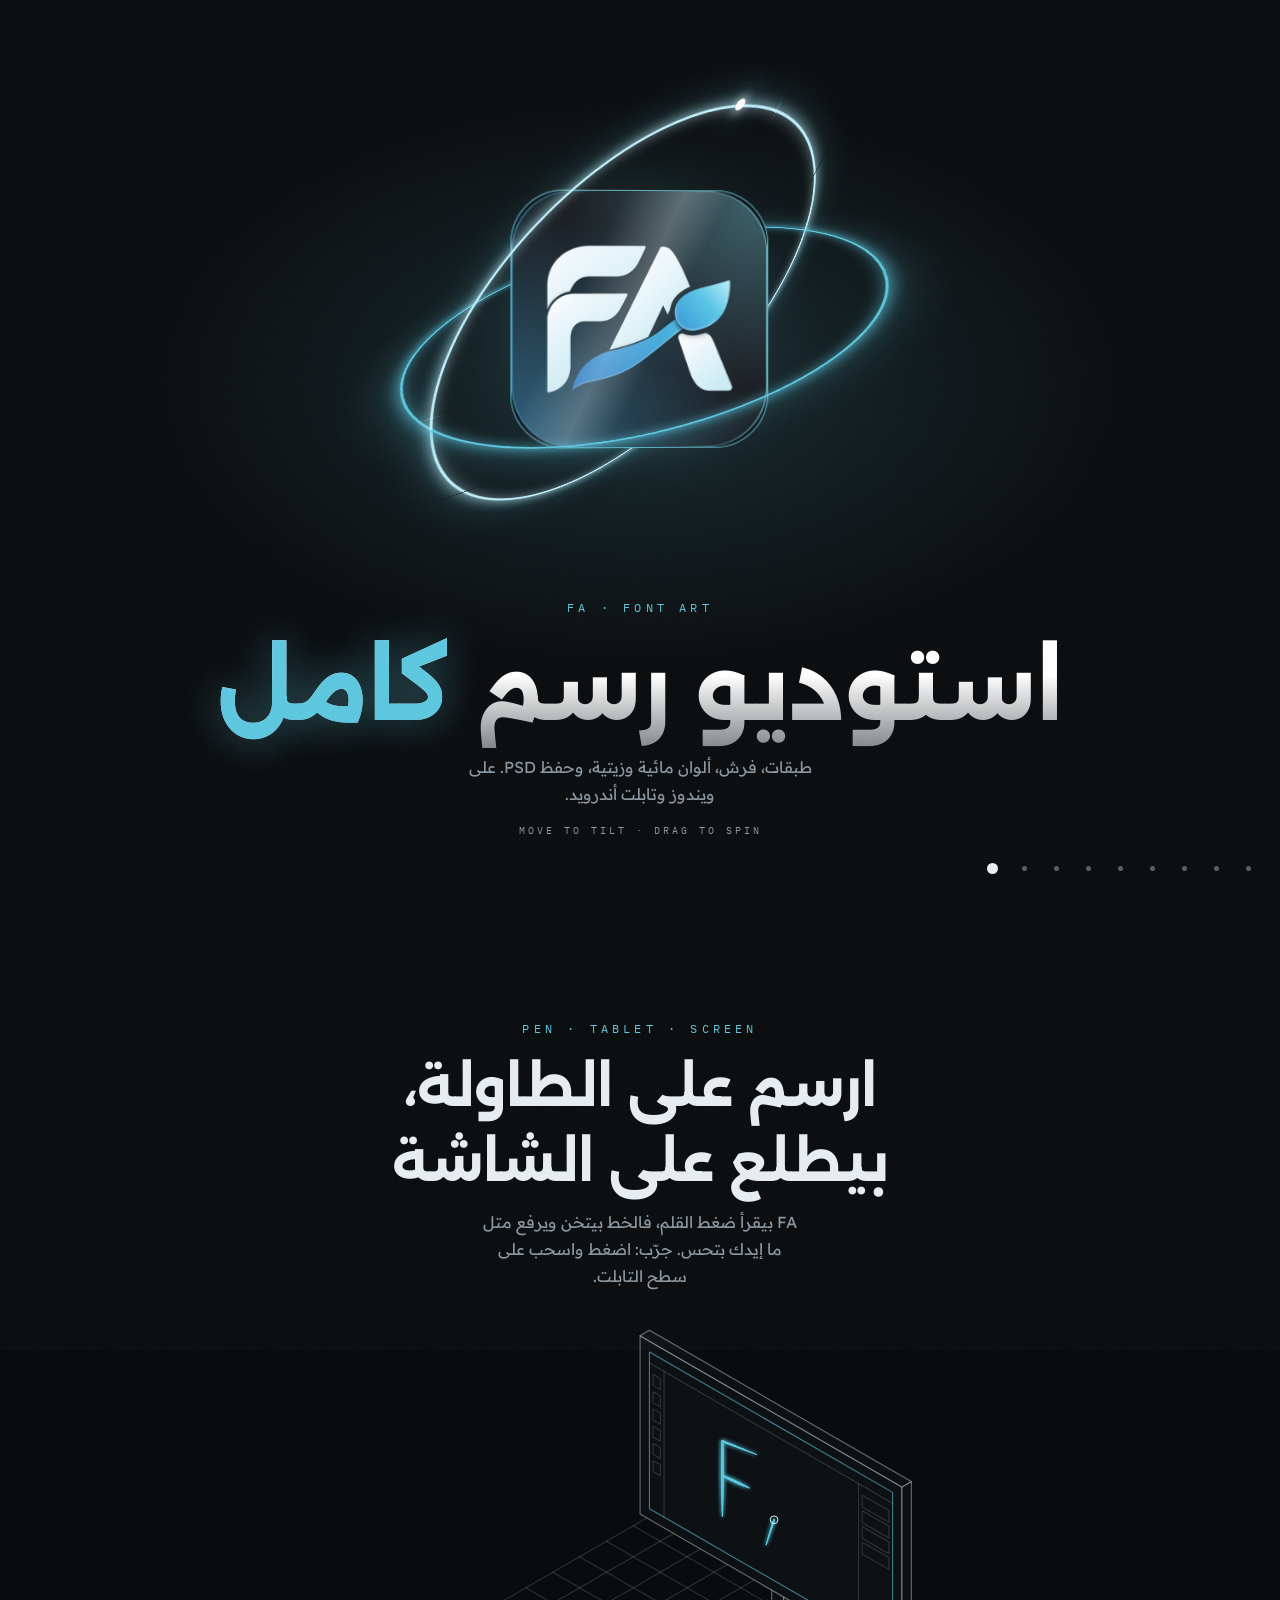
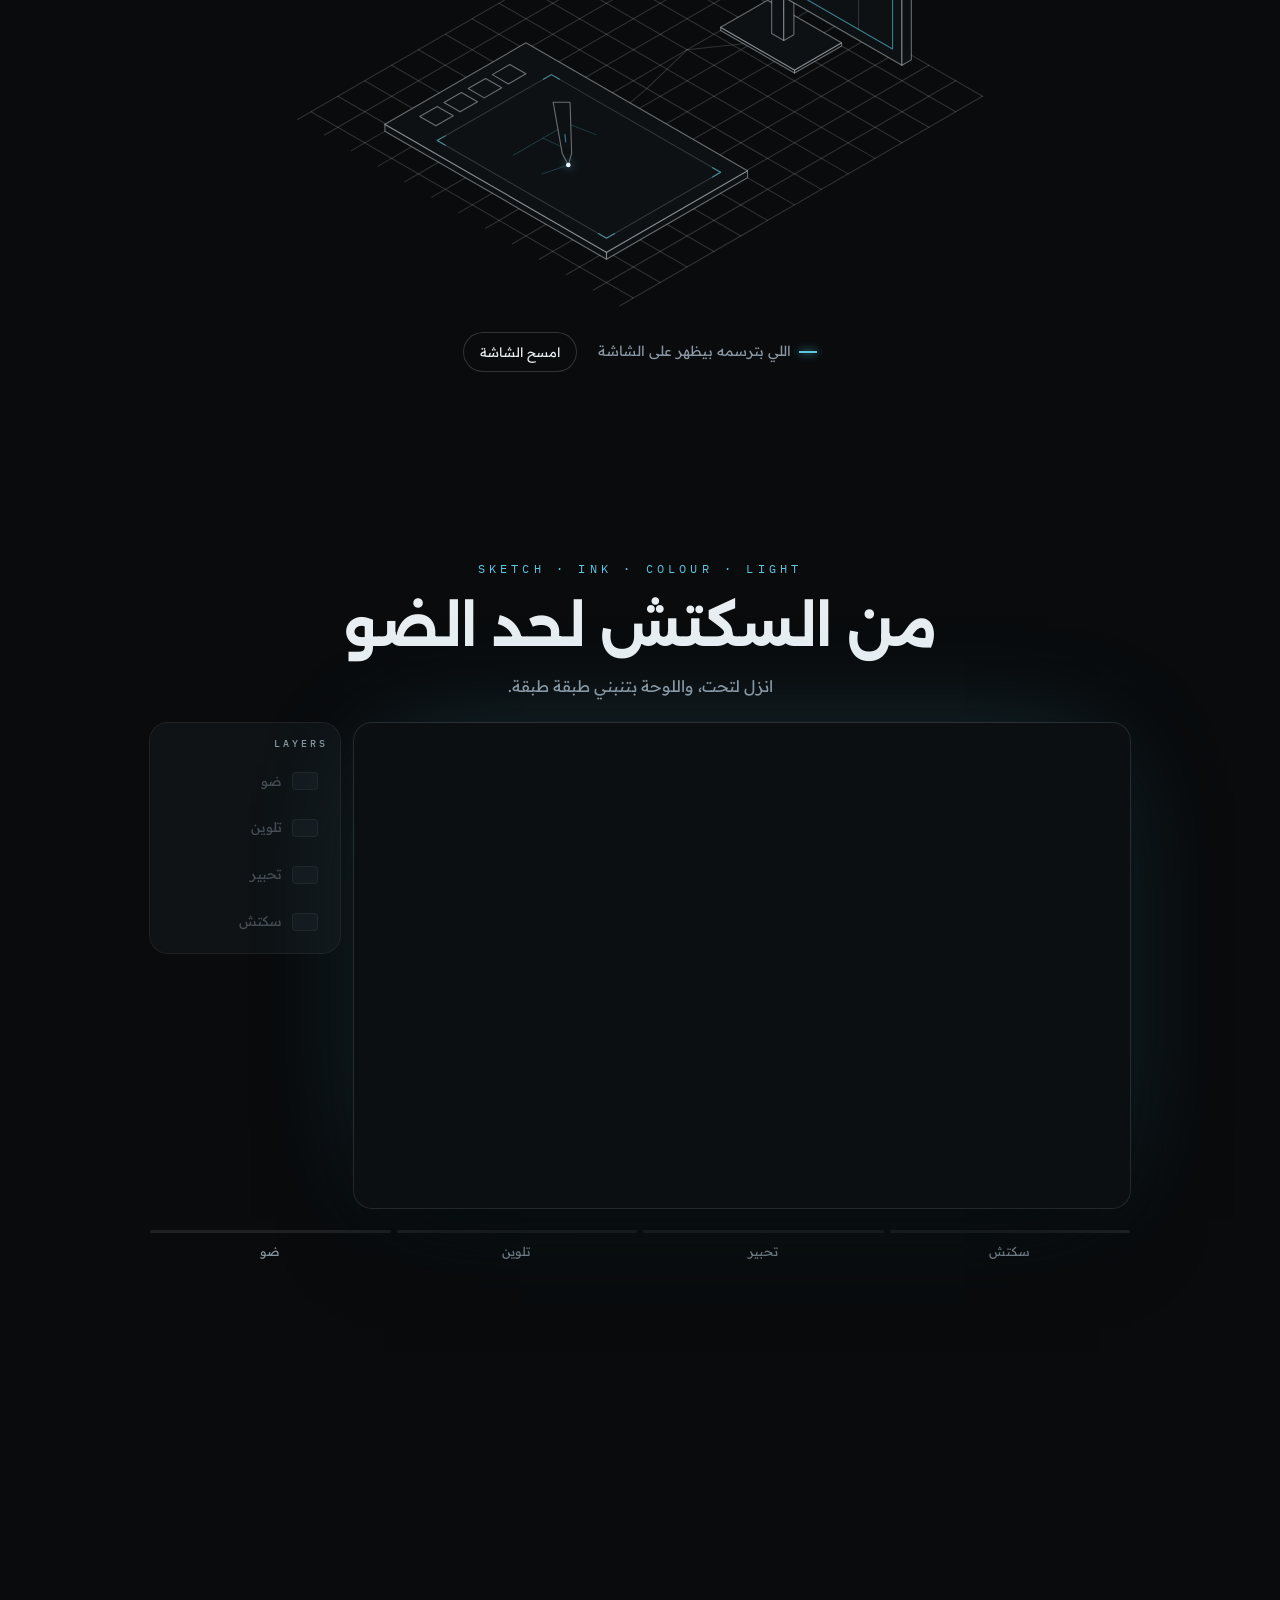
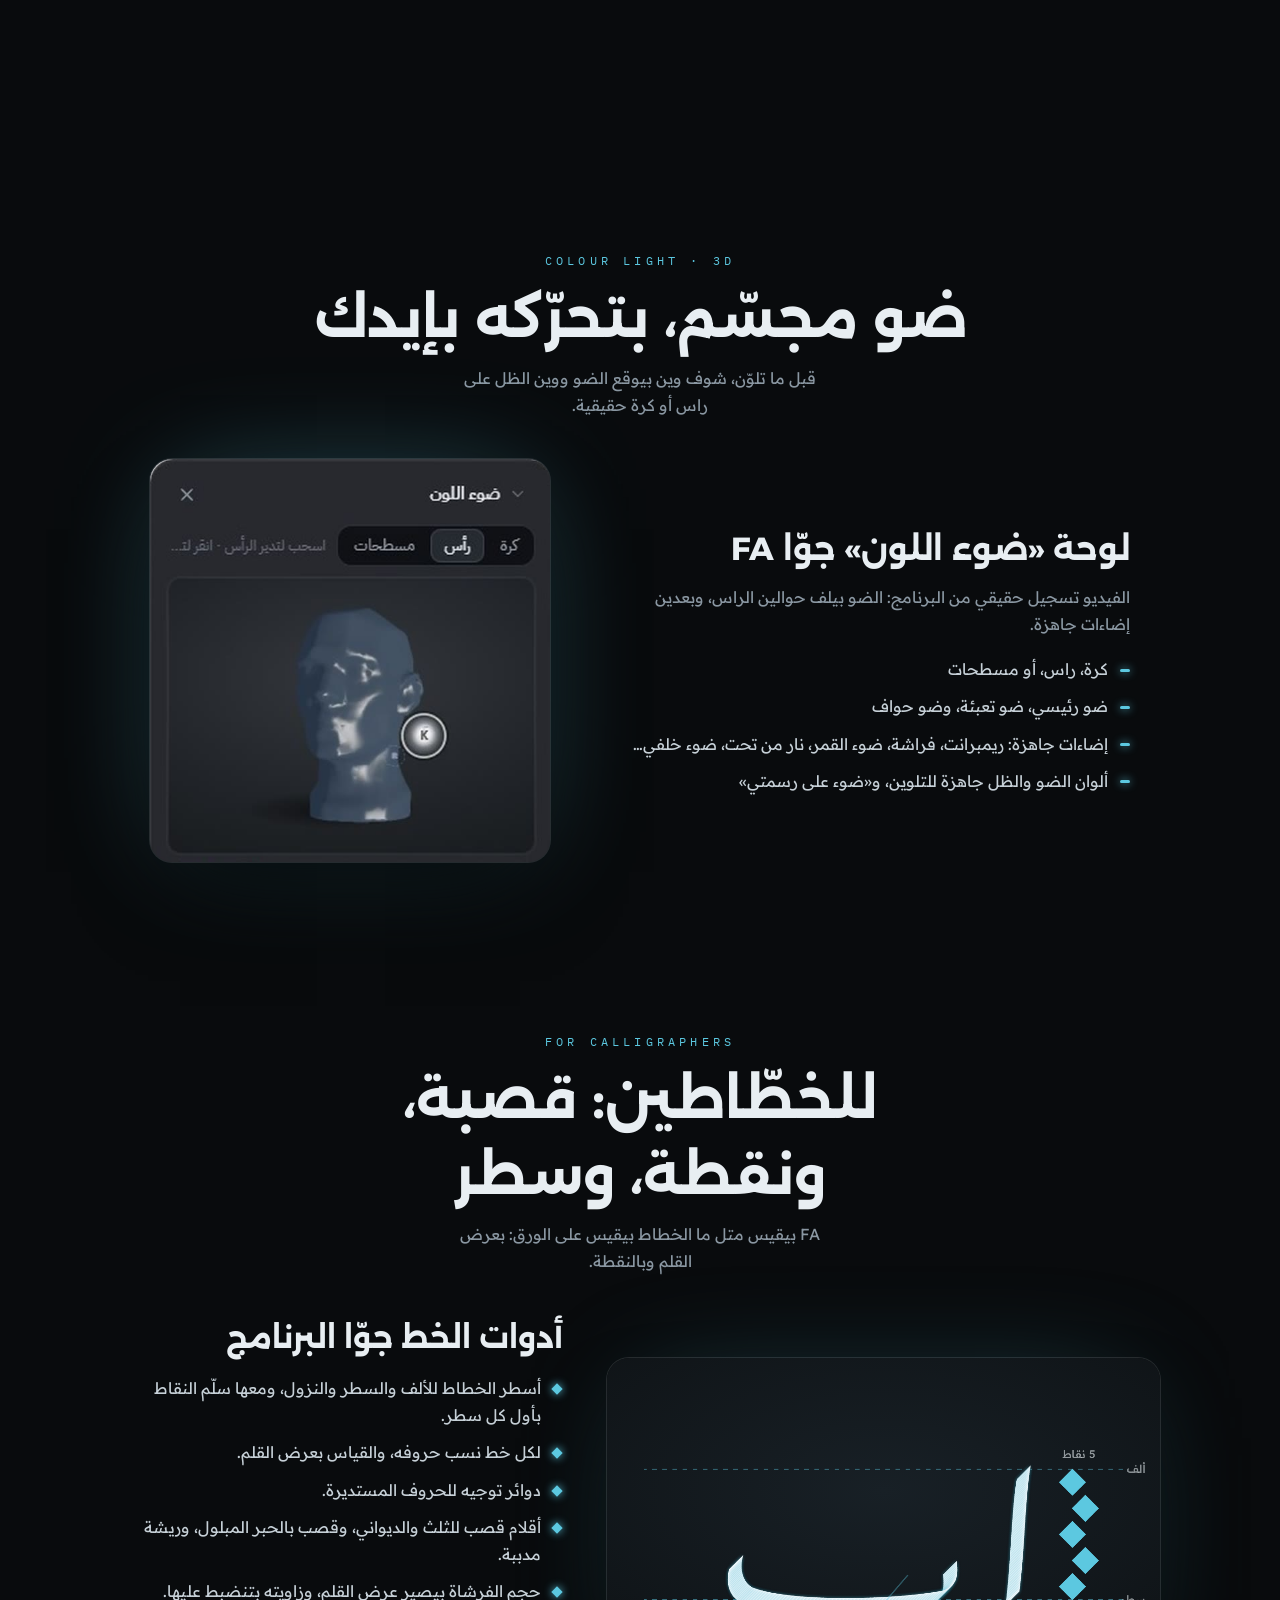
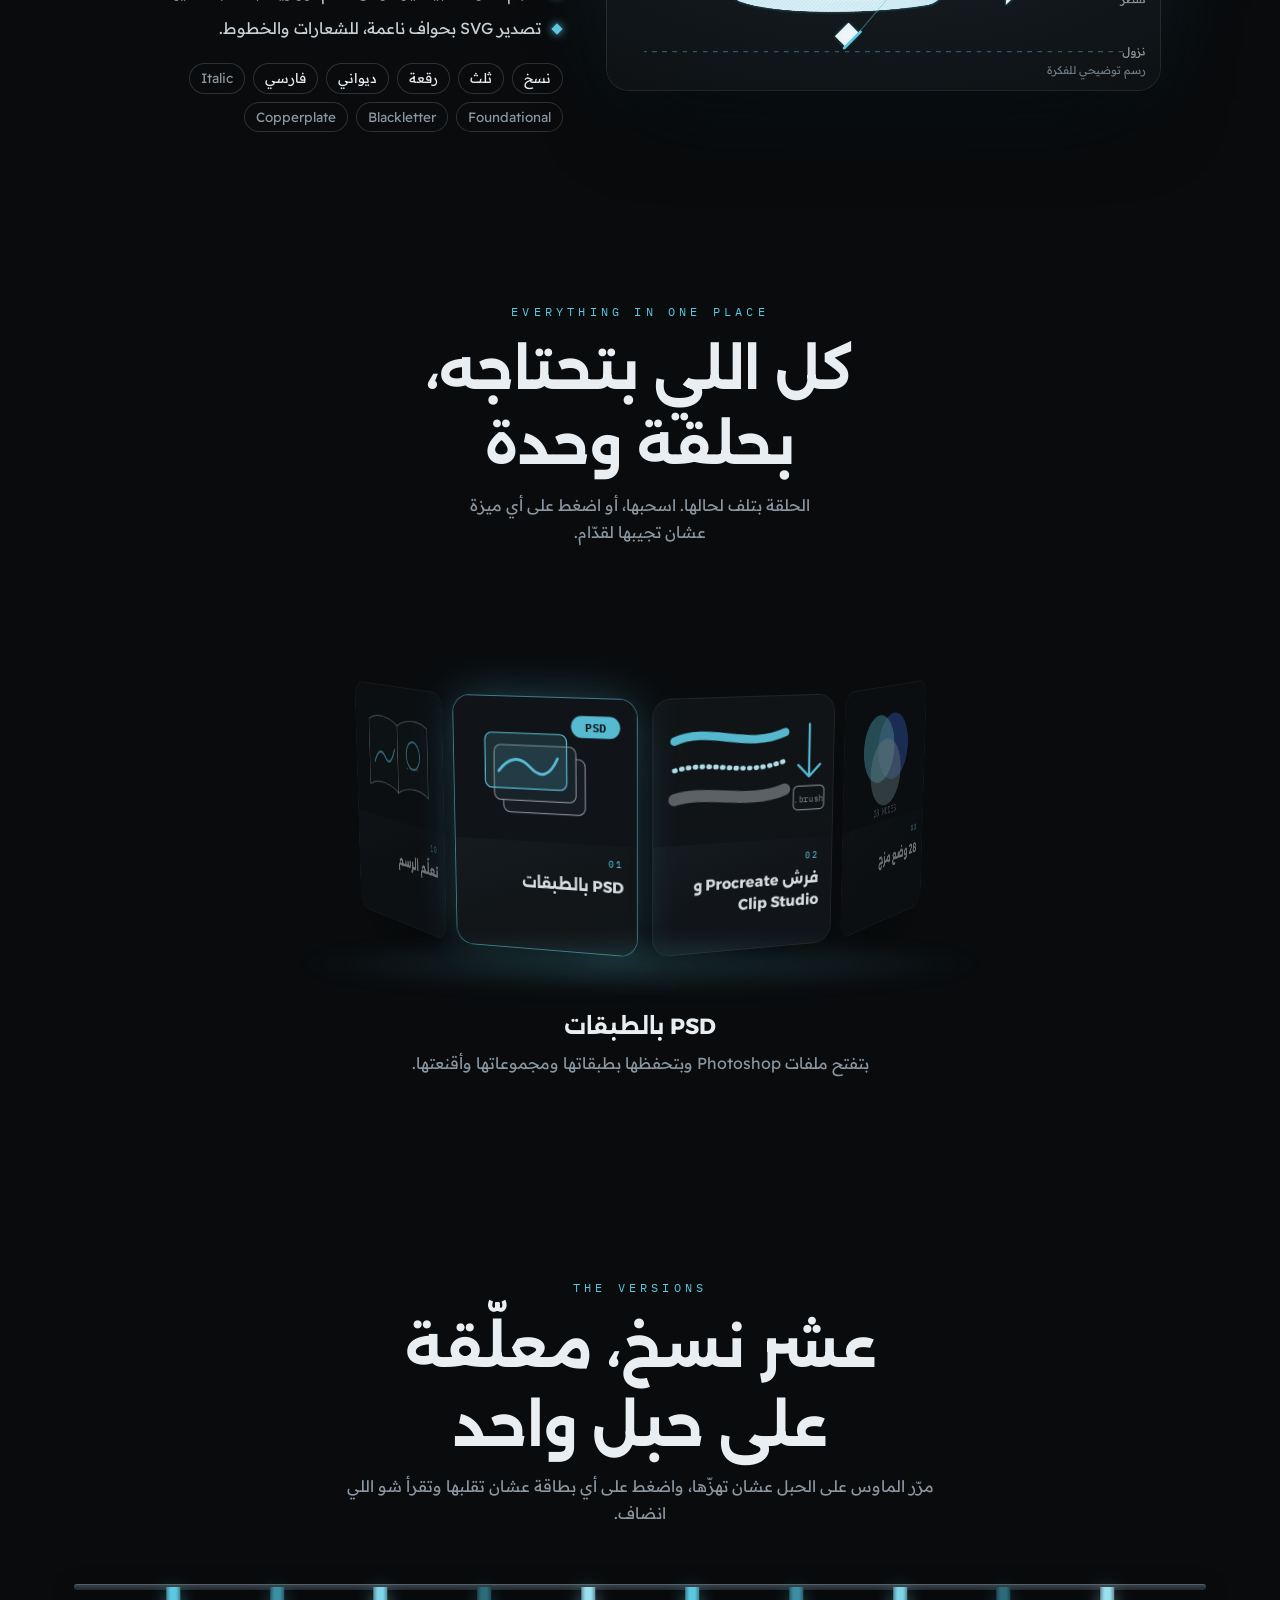
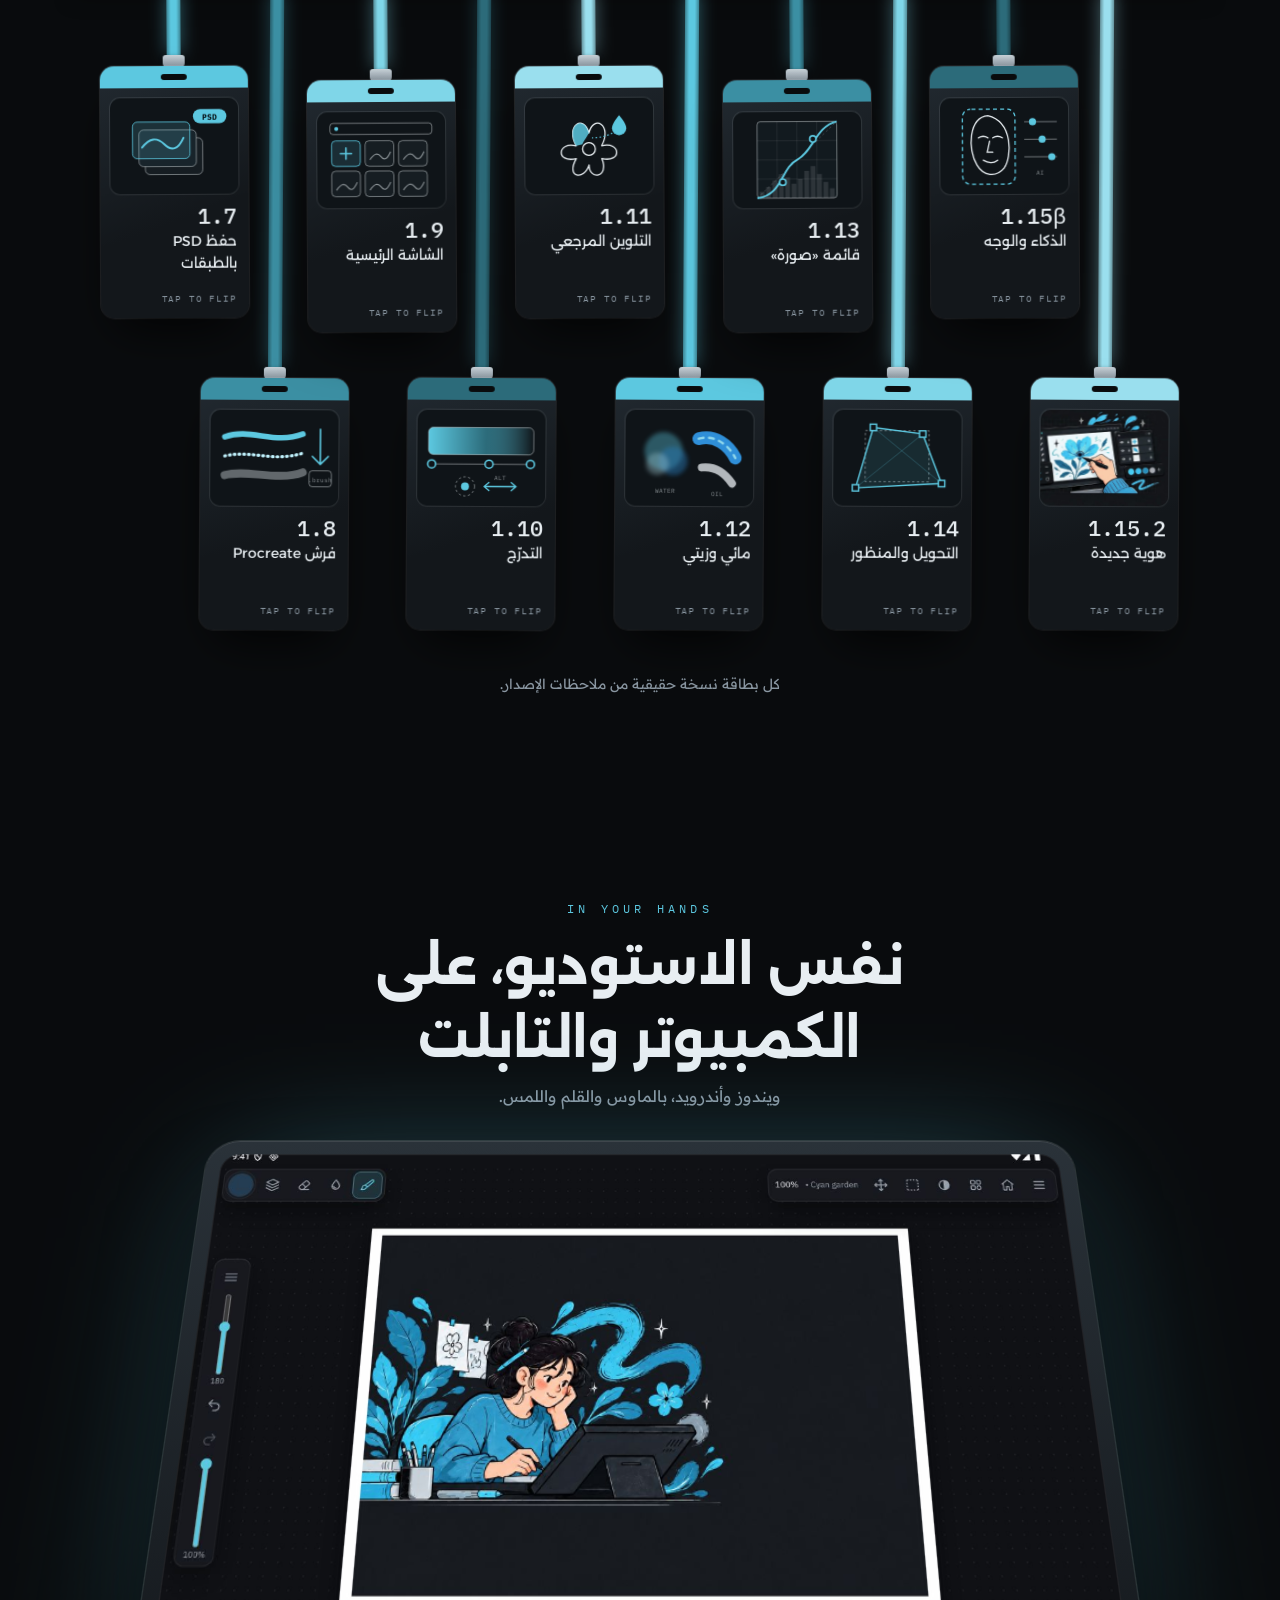
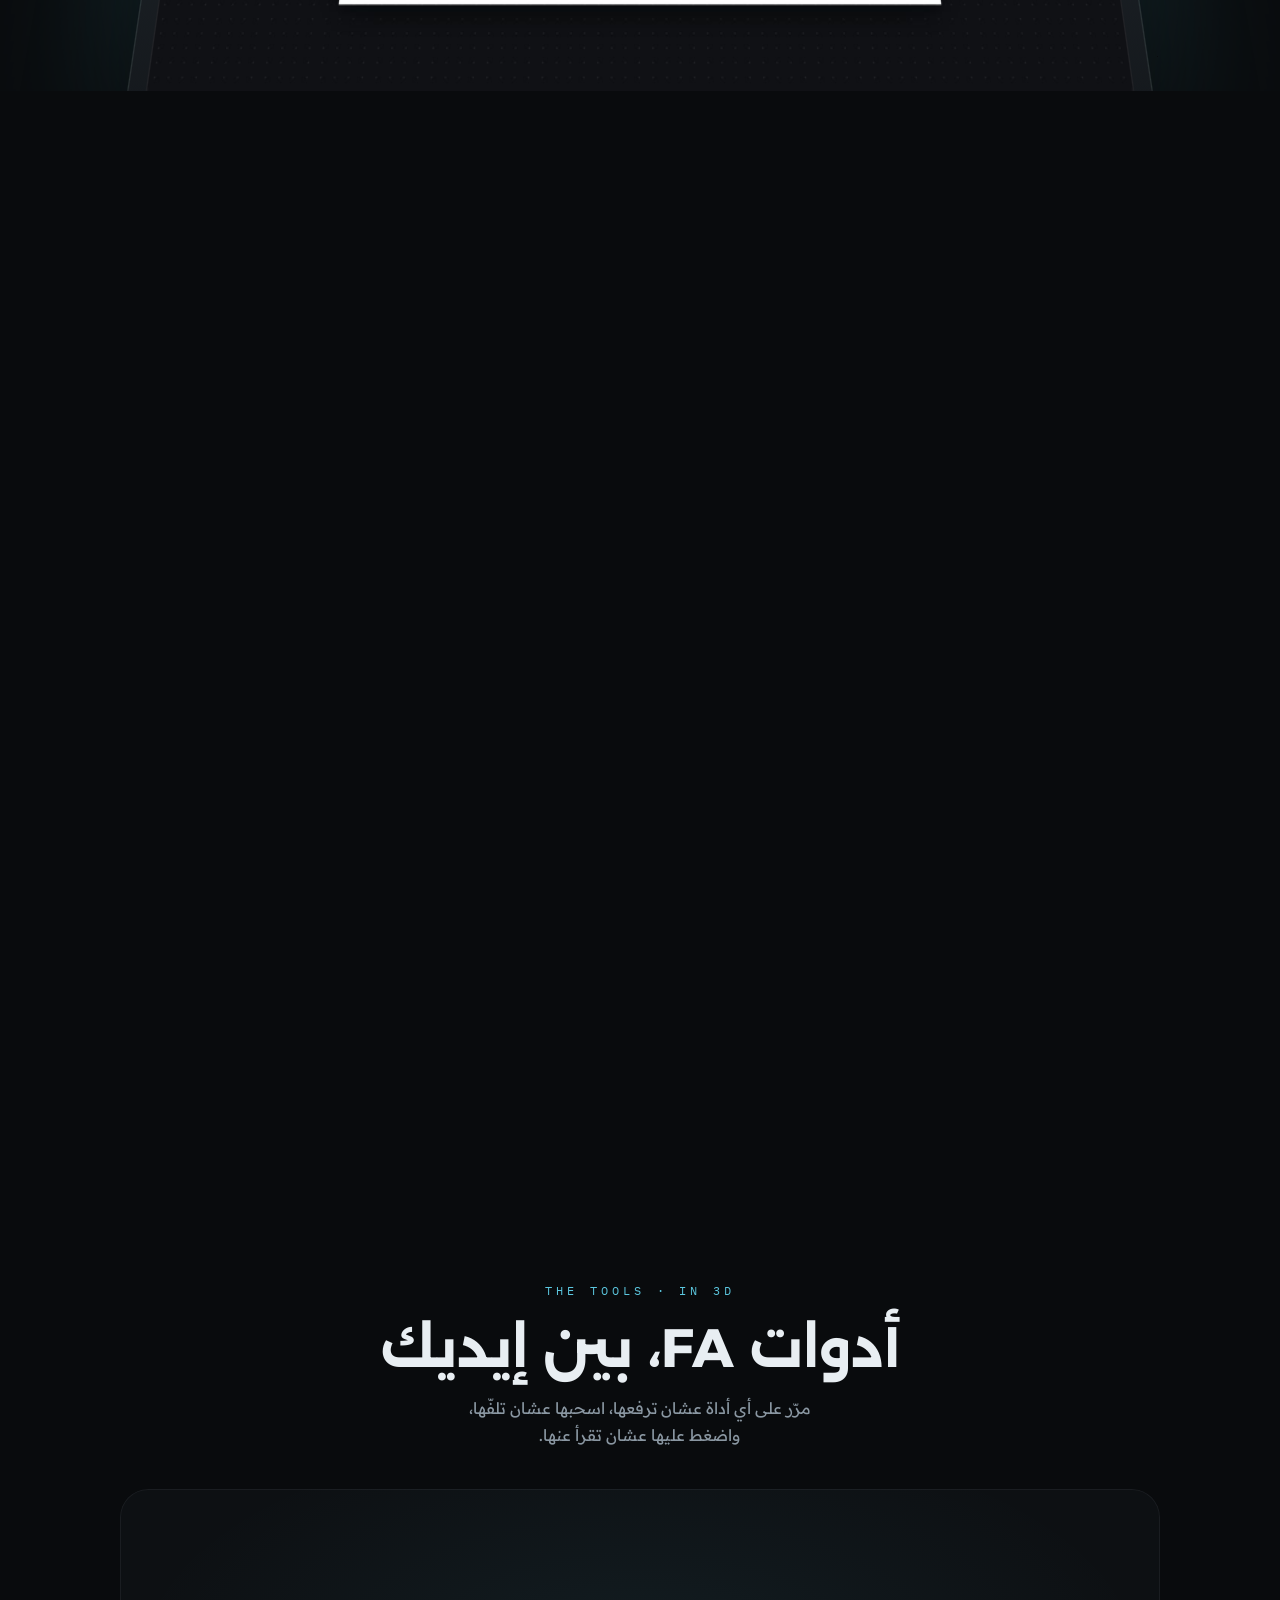
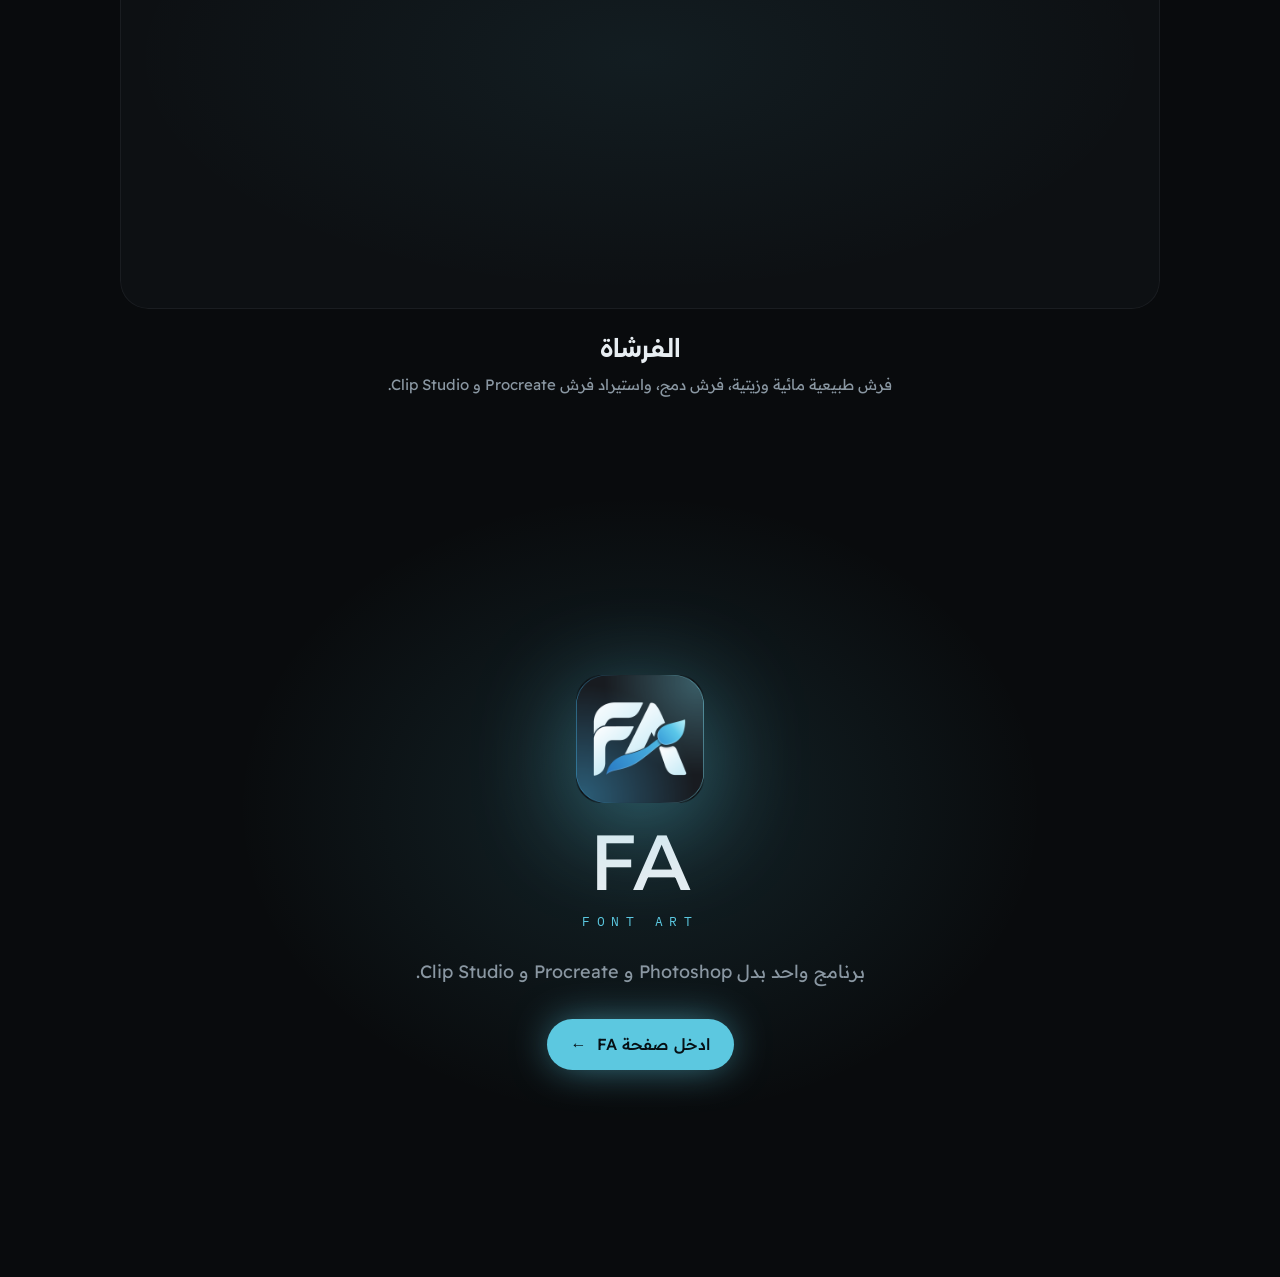
<file: index.html>
<!doctype html><html><head><meta charset=utf8><meta name=viewport content="width=device-width,initial-scale=1,viewport-fit=cover"><style>:root{color-scheme:light;box-sizing:border-box;padding-top:env(safe-area-inset-top,0px);padding-bottom:env(safe-area-inset-bottom,0px)}html{scroll-padding-top:env(safe-area-inset-top,0px)}body{margin:0;padding:0;font:14px -apple-system,BlinkMacSystemFont,sans-serif;background:#fff;color:#000}img{max-width:100%}[hidden]:not([hidden=until-found i]){display:none!important}</style></head><body>
<title>FA Showcase</title>
<meta name="claude:viewport-fit-sides" content="cover">
<link rel="preconnect" href="https://fonts.googleapis.com">
<link rel="stylesheet" href="https://fonts.googleapis.com/css2?family=Alexandria:wght@300;500;700;800&family=Readex+Pro:wght@300;400;500&family=IBM+Plex+Mono:wght@400;500;700&display=swap">
<style>
/* FA showcase. Five scenes: 1 the real app icon floating in 3D inside two neon rings (tilt with the pointer, drag to spin);
   2 an isometric hairline desk: pen tablet + monitor, what you draw on the tablet appears on the screen;
   3 a painting builds itself as you scroll: sketch, ink, colour, light; 4 a pile of LED feature badges; 5 real screens + mark.
   One committed dark look, FA blue #5cc8e0 is the only accent. */
:root {
  --bg: #090b0d; --bg-2: #15191d; --ink: #e8eef2; --mute: #8a97a2;
  --blue: #5cc8e0; --hair: rgba(232,238,242,.42); --line: rgba(92,200,224,.16);
  --f-display: "Alexandria", "Readex Pro", "Segoe UI", Tahoma, sans-serif;
  --f-body: "Readex Pro", "Segoe UI", Tahoma, sans-serif;
  --f-mono: "IBM Plex Mono", ui-monospace, Consolas, monospace;
  color-scheme: dark;
}
* { box-sizing: border-box; }
html { background: var(--bg); scroll-behavior: smooth; }
body { margin: 0; background: var(--bg); color: var(--ink); font-family: var(--f-body); font-size: 16px; line-height: 1.7; overflow-x: hidden; -webkit-font-smoothing: antialiased; }
.gutter { padding-left: max(16px, env(safe-area-inset-left, 0px)); padding-right: max(16px, env(safe-area-inset-right, 0px)); }
:focus-visible { outline: 2px solid var(--blue); outline-offset: 3px; }
.eyebrow { font-family: var(--f-mono); font-size: 12px; letter-spacing: .35em; color: var(--blue); direction: ltr; }
h1, h2 { font-family: var(--f-display); text-wrap: balance; margin: 0; }
h2 { font-size: clamp(30px, 5.2vw, 54px); line-height: 1.4; margin: 10px 0 8px; }
.lede { color: var(--mute); margin: 0 auto; max-width: 36ch; text-wrap: pretty; }
.head { text-align: center; max-width: 42rem; margin: 0 auto; }
.grain { position: fixed; inset: -50%; z-index: 31; pointer-events: none; opacity: .05;
  background-image: url("data:image/svg+xml,%3Csvg xmlns='http://www.w3.org/2000/svg' width='160' height='160'%3E%3Cfilter id='n'%3E%3CfeTurbulence type='fractalNoise' baseFrequency='.9' numOctaves='2'/%3E%3C/filter%3E%3Crect width='100%25' height='100%25' filter='url(%23n)'/%3E%3C/svg%3E");
  animation: grain 1.2s steps(3) infinite; }
@keyframes grain { 0% { transform: translate(0,0) } 33% { transform: translate(-3%,2%) } 66% { transform: translate(2%,-3%) } }
.dots-nav { position: fixed; z-index: 40; bottom: calc(18px + env(safe-area-inset-bottom, 0px)); right: max(18px, env(safe-area-inset-right, 0px)); display: flex; gap: 4px; }
.dots-nav a { width: 28px; height: 28px; display: grid; place-items: center; border-radius: 50%; }
.dots-nav a i { width: 5px; height: 5px; border-radius: 50%; background: var(--mute); opacity: .6; transition: width .3s, height .3s, opacity .3s, background-color .3s; }
.dots-nav a.on i { width: 11px; height: 11px; opacity: 1; background: var(--ink); }

/* ---------- 1 · icon in neon rings ---------- */
.hero { position: relative; min-height: 100vh; min-height: 100svh; display: grid; grid-template-rows: 1fr auto; justify-items: center; padding-block: 40px 70px; overflow: hidden;
  background: radial-gradient(ellipse 55% 45% at 50% 42%, rgba(92,200,224,.16), transparent 70%), var(--bg); }
.orbit { position: relative; width: min(560px, 92vw, 62svh); aspect-ratio: 1; align-self: center; perspective: 1100px; touch-action: pan-y; cursor: grab; user-select: none; -webkit-user-select: none; }
.orbit:active { cursor: grabbing; }
.rig { position: absolute; inset: 0; transform-style: preserve-3d; will-change: transform; }
.ring { position: absolute; inset: 6%; border-radius: 50%; transform-style: preserve-3d; }
.ring::before { content: ""; position: absolute; inset: 0; border-radius: 50%; border: 3px solid var(--blue);
  box-shadow: 0 0 18px rgba(92,200,224,.85), inset 0 0 18px rgba(92,200,224,.6), 0 0 60px rgba(92,200,224,.35); }
.ring.r2::before { border-color: #bff0fb; box-shadow: 0 0 16px rgba(191,240,251,.8), inset 0 0 16px rgba(191,240,251,.5), 0 0 50px rgba(92,200,224,.3); }
.ring b { position: absolute; top: -6px; left: calc(50% - 6px); width: 12px; height: 12px; border-radius: 50%; background: #fff; box-shadow: 0 0 14px #fff, 0 0 30px var(--blue); }
.tile { position: absolute; inset: 27%; transform-style: preserve-3d; }
.tile i { position: absolute; inset: 0; border-radius: 20.5%; background: linear-gradient(150deg, #24333b, #0d1418); box-shadow: 0 0 0 1px rgba(92,200,224,.25); }
.tile img { position: absolute; inset: 0; width: 100%; height: 100%; border-radius: 20.5%; display: block; transform: translateZ(1px);
  box-shadow: 0 0 0 1px rgba(255,255,255,.1); pointer-events: none; }
.tile .sheen { position: absolute; inset: 0; border-radius: 20.5%; transform: translateZ(2px); pointer-events: none; mix-blend-mode: screen;
  background: linear-gradient(var(--sa, 115deg), transparent 30%, rgba(255,255,255,.22) 46%, transparent 58%); }
.halo { position: absolute; inset: 22%; border-radius: 30%; background: radial-gradient(closest-side, rgba(92,200,224,.45), transparent); filter: blur(30px); transform: translateZ(-80px); }
.hero .copy { text-align: center; position: relative; z-index: 2; }
.hero h1 { font-size: clamp(40px, 8vw, 92px); line-height: 1.3; margin: 10px 0 6px;
  background: linear-gradient(to bottom, #fff 40%, rgba(232,238,242,.55)); -webkit-background-clip: text; background-clip: text; color: transparent; }
.hero h1 em { font-style: normal; color: var(--blue); -webkit-text-fill-color: var(--blue); text-shadow: 0 0 40px rgba(92,200,224,.45); }
.hint { margin-top: 14px; font-family: var(--f-mono); font-size: 10px; letter-spacing: .3em; color: var(--mute); direction: ltr; }

/* ---------- 2 · isometric desk ---------- */
.desk { padding-block: 110px 90px; }
.scene { width: min(1000px, 100%); margin: 30px auto 0; position: relative; }
.scene svg { display: block; width: 100%; height: auto; max-height: 66svh; overflow: visible; touch-action: none; }
.hl { fill: none; stroke: var(--hair); stroke-width: 1.1; stroke-linejoin: round; stroke-linecap: round; vector-effect: non-scaling-stroke; }
.hl.soft { stroke: rgba(232,238,242,.16); }
.hl.blue { stroke: rgba(92,200,224,.6); }
.fillface { fill: #0d1114; }
.ink { fill: none; stroke: var(--blue); stroke-linecap: round; stroke-linejoin: round; filter: drop-shadow(0 0 3px rgba(92,200,224,.9)); }
.trace { fill: none; stroke: rgba(92,200,224,.22); stroke-width: 1; stroke-linecap: round; }
.scene .tip { fill: #eafaff; filter: drop-shadow(0 0 6px var(--blue)); }
.scene .cur { fill: none; stroke: #eafaff; stroke-width: 1.2; }
.legend { display: flex; justify-content: center; align-items: center; gap: 22px; flex-wrap: wrap; margin-top: 18px; color: var(--mute); font-size: 14px; }
.legend span { display: inline-flex; align-items: center; gap: 8px; }
.legend i { width: 18px; height: 2px; background: var(--blue); box-shadow: 0 0 8px var(--blue); }
.clear { font: inherit; font-size: 13px; color: var(--ink); background: none; border: 0; padding: 8px 16px; border-radius: 999px; box-shadow: 0 0 0 1px rgba(232,238,242,.18); cursor: pointer; transition: box-shadow .2s, scale .15s; }
.clear:hover { box-shadow: 0 0 0 1px var(--blue); } .clear:active { scale: .96; }

/* ---------- 3 · painting builds itself ---------- */
.paint { position: relative; height: 320vh; }
.paint .pin { position: sticky; top: 0; height: 100vh; height: 100svh; display: grid; align-content: center; justify-items: center; gap: 22px; overflow: hidden; }
.studio { display: grid; grid-template-columns: minmax(0, 1fr) 190px; gap: 14px; width: min(980px, 100%); }
.art { position: relative; aspect-ratio: 16 / 10; border-radius: 18px; overflow: hidden; background: #0b0f12;
  box-shadow: 0 0 0 1px rgba(232,238,242,.12), 0 40px 90px -30px rgba(0,0,0,.9), 0 0 120px -40px rgba(92,200,224,.35); }
.art svg { position: absolute; inset: 0; width: 100%; height: 100%; display: block; }
.art .sk { fill: none; stroke: rgba(200,210,218,.55); stroke-width: 1.3; stroke-linecap: round; }
.art .ln { fill: none; stroke: #eef6fa; stroke-width: 2.6; stroke-linecap: round; stroke-linejoin: round; }
.layers { border-radius: 18px; background: #0f1316; box-shadow: 0 0 0 1px rgba(232,238,242,.1); padding: 12px; display: flex; flex-direction: column; gap: 8px; align-self: start; }
.layers h3 { margin: 0 0 2px; font-family: var(--f-mono); font-size: 10px; letter-spacing: .3em; color: var(--mute); font-weight: 500; direction: ltr; text-align: right; }
.layer { display: flex; align-items: center; gap: 10px; padding: 8px 10px; border-radius: 10px; font-size: 13.5px; color: var(--mute); opacity: .45; transition: opacity .3s, background-color .3s, color .3s; }
.layer.on { opacity: 1; color: var(--ink); }
.layer.cur { background: rgba(92,200,224,.12); box-shadow: inset 0 0 0 1px rgba(92,200,224,.35); }
.layer i { width: 26px; height: 18px; border-radius: 4px; flex: none; background: #1d252b; box-shadow: inset 0 0 0 1px rgba(232,238,242,.12); }
.layer.on i { background: linear-gradient(135deg, #2b5866, #0e1b21); }
.scrub { width: min(980px, 100%); display: grid; grid-template-columns: repeat(4, 1fr); gap: 6px; }
.scrub div { font-size: 12.5px; color: var(--mute); text-align: center; }
.scrub div::before { content: ""; display: block; height: 3px; border-radius: 2px; margin-bottom: 8px; background: linear-gradient(270deg, var(--blue) var(--f, 0%), rgba(232,238,242,.1) var(--f, 0%)); box-shadow: 0 0 10px rgba(92,200,224, calc(var(--g, 0) * .6)); }
@media (max-width: 760px) { .studio { grid-template-columns: 1fr; } .layers { display: grid; grid-template-columns: repeat(4, 1fr); gap: 4px; padding: 6px; direction: ltr; } .layers h3 { display: none; } .layer { justify-content: center; padding: 8px 4px; } .layer i { display: none; } }

/* ---------- 3D light: a real recording of FA's colour-light panel ---------- */
.light3d { padding-block: 110px 60px; }
.light3d .split { width: min(980px, 100%); margin: 40px auto 0; display: grid; grid-template-columns: minmax(0, 1fr) minmax(0, 400px); gap: 44px; align-items: center; }
.light3d .vid { border-radius: 22px; overflow: hidden; background: #24272c; aspect-ratio: 596 / 600;
  box-shadow: 0 0 0 1px rgba(232,238,242,.12), 0 40px 90px -30px rgba(0,0,0,.9), 0 0 120px -30px rgba(92,200,224,.45); }
.light3d video { display: block; width: 100%; height: 100%; object-fit: cover; }
.light3d h3 { font-family: var(--f-display); font-size: clamp(24px, 3.2vw, 32px); line-height: 1.45; margin: 0 0 12px; }
.light3d ul { margin: 18px 0 0; padding: 0; list-style: none; display: grid; gap: 10px; }
.light3d li { position: relative; padding-inline-start: 22px; color: #c6d0d7; }
.light3d li::before { content: ""; position: absolute; inset-inline-start: 0; top: .78em; width: 10px; height: 3px; border-radius: 2px; background: var(--blue); box-shadow: 0 0 8px var(--blue); }
.light3d .note { margin-top: 16px; color: var(--mute); font-size: 13px; }
@media (max-width: 760px) { .light3d .split { grid-template-columns: 1fr; } .light3d .vid { max-width: 420px; margin-inline: auto; } }
/* ---------- calligraphy: broad nib on guides with a dot ladder ---------- */
.callig { padding-block: 110px 60px; }
.callig .split { width: min(1040px, 100%); margin: 40px auto 0; display: grid; grid-template-columns: minmax(0, 1.25fr) minmax(0, 1fr); gap: 44px; align-items: center; }
.paper { position: relative; border-radius: 22px; overflow: hidden; background: radial-gradient(ellipse 80% 70% at 50% 40%, #182026, #0e1215);
  box-shadow: 0 0 0 1px rgba(232,238,242,.12), 0 40px 90px -30px rgba(0,0,0,.9), 0 0 120px -40px rgba(92,200,224,.35); }
.paper canvas { display: block; width: 100%; aspect-ratio: 600 / 360; }
.paper small { position: absolute; inset: auto 14px 10px auto; font-size: 11px; color: var(--mute); opacity: .8; }
.callig h3 { font-family: var(--f-display); font-size: clamp(22px, 3vw, 30px); line-height: 1.45; margin: 0 0 6px; }
.callig ul { margin: 16px 0 0; padding: 0; list-style: none; display: grid; gap: 10px; }
.callig li { position: relative; padding-inline-start: 22px; color: #c6d0d7; }
.callig li::before { content: ""; position: absolute; inset-inline-start: 2px; top: .62em; width: 8px; height: 8px; background: var(--blue); transform: rotate(45deg); box-shadow: 0 0 8px var(--blue); }
.scripts { display: flex; flex-wrap: wrap; gap: 8px; margin-top: 20px; }
.scripts span { font-size: 13.5px; padding: 4px 12px; border-radius: 999px; color: var(--ink); box-shadow: inset 0 0 0 1px rgba(232,238,242,.16); }
.scripts span.lat { direction: ltr; color: var(--mute); }
@media (max-width: 860px) { .callig .split { grid-template-columns: 1fr; } }
/* ---------- 4 · feature ring: cards on a tilted 3D cylinder (21st · curved / cylinder galleries) ---------- */
.ringsec { padding-block: 110px 60px; overflow: hidden; }
.ring3d { position: relative; height: 420px; margin: 36px auto 0; perspective: 1500px; touch-action: pan-y; cursor: grab; user-select: none; -webkit-user-select: none; outline: none; }
.ring3d:active { cursor: grabbing; }
.ring3d:focus-visible { outline: 2px solid var(--blue); outline-offset: 6px; border-radius: 20px; }
.cyl { position: absolute; left: 50%; top: 46%; width: 0; height: 0; transform-style: preserve-3d; will-change: transform; }
.rc { position: absolute; left: calc(var(--cw) / -2); top: calc(var(--ch) / -2); width: var(--cw); height: var(--ch); border-radius: 18px; overflow: hidden;
  background: linear-gradient(160deg, #1e262c, #11161a 70%); box-shadow: 0 0 0 1px rgba(232,238,242,.12), 0 30px 60px -24px rgba(0,0,0,.9);
  display: flex; flex-direction: column; backface-visibility: hidden; -webkit-backface-visibility: hidden; }
.rc.front { box-shadow: 0 0 0 1px rgba(92,200,224,.6), 0 30px 60px -24px rgba(0,0,0,.9), 0 0 50px -10px rgba(92,200,224,.5); }
.rc svg, .face svg { direction: ltr; }
.rc svg { display: block; width: 100%; aspect-ratio: 4 / 3; background: #0f1418; }
.rc b { display: block; padding: 4px 14px 0; font-family: var(--f-display); font-size: 16px; line-height: 1.45; }
.rc span { display: block; padding: 10px 14px 0; font-family: var(--f-mono); font-size: 10px; letter-spacing: .2em; color: var(--blue); direction: ltr; text-align: right; }
.ring-floor { position: absolute; left: 50%; bottom: 8px; width: min(700px, 90%); height: 60px; transform: translateX(-50%); background: radial-gradient(closest-side, rgba(92,200,224,.18), transparent); filter: blur(8px); pointer-events: none; }
.ringcap { width: min(560px, 100%); margin: 6px auto 0; text-align: center; min-height: 5.6em; }
.ringcap b { display: block; font-family: var(--f-display); font-size: 22px; }
.ringcap p { margin: 4px 0 0; color: var(--mute); text-wrap: pretty; }
@media (max-width: 760px) { .ring3d { height: 340px; } }
@media (max-width: 760px) { .pile { height: 420px; } .pile-in { scale: .46; } }

/* ---------- 3 · lanyard rail of versions ---------- */
.versions { position: relative; padding-block: 120px 80px; }
.versions .head { text-align: center; max-width: 40rem; margin: 0 auto; }
.versions h2 { font-family: var(--f-display); font-size: clamp(32px, 5.5vw, 56px); margin: 10px 0 8px; line-height: 1.4; text-wrap: balance; }
.versions .head p { color: var(--mute); margin: 0; }
.rail { position: relative; width: min(1180px, 100%); margin: 56px auto 0; height: 660px; }
.rail .bar-top { position: absolute; top: 0; left: 2%; right: 2%; height: 6px; border-radius: 3px; background: linear-gradient(to bottom, #3a444d, #20272d); box-shadow: 0 6px 20px rgba(0,0,0,.6), inset 0 1px 0 rgba(255,255,255,.15); }
.lan { position: absolute; top: 3px; width: var(--w); transform: translateX(-50%); }
.swing { transform-origin: 50% 0; will-change: transform; display: flex; flex-direction: column; align-items: center; }
.ribbon { width: 14px; height: var(--len); background: linear-gradient(90deg, rgba(0,0,0,.35), transparent 30%, transparent 70%, rgba(0,0,0,.35)), var(--tone); box-shadow: 0 0 18px -4px var(--tone); }
.clip { width: 22px; height: 14px; margin-top: -2px; border-radius: 3px 3px 6px 6px; background: linear-gradient(#c9d3da, #7d8a94); box-shadow: 0 2px 4px rgba(0,0,0,.5); }
.badge { display: block; width: 100%; aspect-ratio: 62 / 106; border: 0; padding: 0; background: none; cursor: pointer; perspective: 900px; margin-top: -3px; border-radius: 14px; }
.badge .inner { position: relative; width: 100%; height: 100%; transform-style: preserve-3d; transition: transform .8s cubic-bezier(.3,1.4,.4,1); }
.badge.flipped .inner { transform: rotateY(180deg); }
.face { position: absolute; inset: 0; border-radius: 14px; overflow: hidden; -webkit-backface-visibility: hidden; backface-visibility: hidden;
  background: linear-gradient(160deg, #222a31, #13171b 60%); box-shadow: 0 24px 50px -16px rgba(0,0,0,.9), 0 0 0 1px rgba(232,238,242,.12), inset 0 1px 0 rgba(255,255,255,.08);
  display: flex; flex-direction: column; text-align: right; }
.face::after { content: ""; position: absolute; inset: 0; pointer-events: none; background: linear-gradient(115deg, transparent 40%, rgba(255,255,255,.17) 50%, transparent 60%) no-repeat; background-size: 260% 100%; background-position: 160% 0; animation: glint 6s ease-in-out var(--sd, 0s) infinite; }
@keyframes glint { 0%, 60% { background-position: 160% 0; } 88%, 100% { background-position: -60% 0; } }
.badge:hover .face::after { animation-duration: 1.6s; }
@media (prefers-reduced-motion: reduce) { .face::after { animation: none; background-position: 50% 0; } }
.face .band { height: 22px; background: var(--tone); display: grid; place-items: center; flex: none; }
.face .band i { width: 26px; height: 6px; border-radius: 3px; background: #090b0d; }
.front .pic { margin: 10px 10px 0; aspect-ratio: 4 / 3; border-radius: 10px; overflow: hidden; flex: none; box-shadow: 0 0 0 1px rgba(232,238,242,.1); }
.front .pic img { width: 100%; height: 100%; object-fit: cover; display: block; }
.face .meta { padding: 10px 12px 14px; display: flex; flex-direction: column; gap: 3px; min-height: 0; flex: 1; }
.face .ver { font-family: var(--f-mono); font-size: 22px; font-weight: 500; color: var(--ink); direction: ltr; text-align: right; line-height: 1.1; }
.face .tt { font-family: var(--f-display); font-size: 14px; line-height: 1.55; color: var(--ink); }
.face .hint { margin-top: auto; font-family: var(--f-mono); font-size: 9px; letter-spacing: .2em; color: var(--mute); }
.back { transform: rotateY(180deg); }
.back .txt { font-size: 12.5px; line-height: 1.65; color: #c6d0d7; overflow: auto; min-height: 0; }
.back .tags { display: flex; flex-wrap: wrap; gap: 4px; margin-top: auto; padding-top: 6px; }
.back .tags span { font-size: 10.5px; padding: 1px 8px; border-radius: 999px; background: rgba(92,200,224,.12); color: var(--blue); }
.caption { text-align: center; color: var(--mute); font-size: 14px; margin-top: 8px; }
@media (max-width: 760px) {
  .rail { height: auto; display: flex; gap: 14px; overflow-x: auto; scroll-snap-type: x mandatory; padding: 0 16px 24px; margin-top: 40px; }
  .lan { position: relative; flex: none; transform: none; scroll-snap-align: center; --len: 60px; }
}

/* ---------- 4 · device: the tablet tilts flat as you scroll (idea 3 · ContainerScroll) ---------- */
.device { position: relative; height: 220vh; }
.device .pin { position: sticky; top: 0; height: 100vh; height: 100svh; display: grid; align-content: center; justify-items: center; gap: 30px; perspective: 1100px; overflow: hidden; padding-top: 76px; }
.device .head { text-align: center; max-width: 40rem; transform: translateY(var(--hy, 0px)); }
.device h2 { font-family: var(--f-display); font-size: clamp(30px, 5vw, 52px); margin: 10px 0 8px; line-height: 1.4; text-wrap: balance; }
.device .head p { color: var(--mute); margin: 0; }
.tab { width: min(960px, 92vw, 92svh); aspect-ratio: 16 / 10; padding: clamp(7px, 1.2vw, 14px); border-radius: clamp(18px, 2.4vw, 30px);
  background: linear-gradient(#2a3239, #14181c); transform-origin: 50% 0; transform: rotateX(var(--rx, 20deg)) scale(var(--sc, 1.04)); will-change: transform;
  box-shadow: 0 0 0 1px rgba(232,238,242,.14), inset 0 1px 0 rgba(255,255,255,.1), 0 40px 90px -20px rgba(0,0,0,.95), 0 0 140px -30px rgba(92,200,224,.4); }
.tab img { display: block; width: 100%; height: 100%; object-fit: cover; border-radius: clamp(11px, 1.4vw, 18px); outline: 1px solid rgba(255,255,255,.08); outline-offset: -1px; }

/* ---------- 3D tools: FA's own tools as frosted gel, raymarched (ported from 21st · Foundation Primitives) ---------- */
.tools { padding-block: 110px 50px; }
.prim { position: relative; width: min(1040px, 100%); height: clamp(330px, 36vw, 420px); margin: 40px auto 0; border-radius: 28px; overflow: hidden; color: var(--ink);
  background: radial-gradient(ellipse 70% 80% at 50% 40%, rgba(92,200,224,.07), transparent 70%), #0d1013; box-shadow: inset 0 0 0 1px rgba(232,238,242,.06);
  touch-action: pan-y; user-select: none; -webkit-user-select: none; }
.prim canvas { position: absolute; inset: 0; width: 100%; height: 100%; display: block; pointer-events: none; }
.prim button { position: absolute; left: 0; top: 0; width: 0; height: 0; padding: 0; border: 0; border-radius: 50%; background: none; cursor: grab; touch-action: none; }
.prim button:active { cursor: grabbing; }
.prim .flat { position: absolute; inset: 0; display: flex; align-items: center; justify-content: center; gap: 3%; padding-inline: 6%; }
.prim .flat i { width: 12%; aspect-ratio: 1; border-radius: 50%; }
.toolcap { width: min(560px, 100%); margin: 22px auto 0; text-align: center; min-height: 5.4em; }
.toolcap b { display: block; font-family: var(--f-display); font-size: 22px; font-weight: 700; }
.toolcap span { display: block; color: var(--mute); font-size: 15px; margin-top: 4px; text-wrap: pretty; }
@media (max-width: 760px) { .prim { height: 440px; } }
/* ---------- 5 · screens + mark ---------- */
.screens { padding-block: 110px 40px; }
.strip { display: flex; gap: 18px; overflow-x: auto; scroll-snap-type: x mandatory; padding: 34px max(16px, calc(50vw - 380px)) 30px; scrollbar-width: none; }
.strip::-webkit-scrollbar { display: none; }
.shot { flex: none; width: min(760px, 86vw); scroll-snap-align: center; margin: 0; }
.shot .fr { padding: clamp(6px, 1.1vw, 12px); border-radius: clamp(16px, 2.2vw, 26px); background: linear-gradient(#2a3239, #14181c);
  box-shadow: 0 0 0 1px rgba(232,238,242,.14), inset 0 1px 0 rgba(255,255,255,.1), 0 30px 70px -24px rgba(0,0,0,.95); }
.shot img { display: block; width: 100%; aspect-ratio: 16 / 10; object-fit: cover; border-radius: clamp(10px, 1.3vw, 15px); outline: 1px solid rgba(255,255,255,.08); outline-offset: -1px; }
.shot figcaption { margin-top: 12px; color: var(--mute); font-size: 14px; text-align: center; }
.mark { min-height: 90vh; display: grid; place-content: center; justify-items: center; text-align: center; gap: 10px; padding-block: 100px;
  background: radial-gradient(ellipse 45% 55% at 50% 42%, rgba(92,200,224,.13), transparent 70%), var(--bg); }
.mark img { width: 128px; height: 128px; filter: drop-shadow(0 20px 50px rgba(92,200,224,.45)); }
.mark .name { font-family: var(--f-display); font-size: clamp(44px, 8vw, 78px); line-height: 1; margin-top: 10px; direction: ltr; }
.mark .sub { font-family: var(--f-mono); letter-spacing: .5em; color: var(--blue); font-size: 13px; direction: ltr; }
.mark p { color: var(--mute); font-size: 18px; margin: 14px 0 0; }
.go { display: inline-flex; align-items: center; gap: 10px; margin-top: 22px; padding: 12px 24px; border-radius: 999px; text-decoration: none; color: #061015; font-weight: 500; background: var(--blue);
  box-shadow: 0 0 40px -6px rgba(92,200,224,.7); transition: box-shadow .3s, scale .15s; }
.go:hover { box-shadow: 0 0 60px -4px rgba(92,200,224,.9); } .go:active { scale: .96; }

@media (prefers-reduced-motion: reduce) {
  html { scroll-behavior: auto; } .grain { animation: none; }
  .light3d video { display: none; } .light3d .vid { background: url(img/light-poster.jpg) center / cover; }
  .device { height: auto; } .device .pin { position: relative; height: auto; padding-block: 100px; } .tab { transform: none; }
  .paint { height: auto; } .paint .pin { position: relative; height: auto; padding-block: 100px; }
}
</style>

<nav class="dots-nav" aria-label="أقسام الصفحة">
  <a href="#hero" aria-label="FA"><i></i></a>
  <a href="#desk" aria-label="القلم والشاشة"><i></i></a>
  <a href="#paint" aria-label="من السكتش للضو"><i></i></a>
  <a href="#light3d" aria-label="الضو المجسّم"><i></i></a>
  <a href="#callig" aria-label="للخطّاطين"><i></i></a>
  <a href="#ring" aria-label="الميزات"><i></i></a>
  <a href="#versions" aria-label="النسخ"><i></i></a>
  <a href="#device" aria-label="على التابلت"><i></i></a>
  <a href="#tools" aria-label="الأدوات"><i></i></a>
</nav>
<div class="grain"></div>

<main dir="rtl" lang="ar">
  <!-- 1 -->
  <section class="hero gutter" id="hero" data-sec>
    <div class="orbit" id="orbit" aria-hidden="true">
      <div class="rig" id="rig">
        <div class="halo"></div>
        <div class="ring r1" id="r1"><b></b></div>
        <div class="ring r2" id="r2"><b></b></div>
        <div class="tile" id="tile"></div>
      </div>
    </div>
    <div class="copy">
      <div class="eyebrow">FA · FONT ART</div>
      <h1>استوديو رسم <em>كامل</em></h1>
      <p class="lede">طبقات، فرش، ألوان مائية وزيتية، وحفظ PSD. على ويندوز وتابلت أندرويد.</p>
      <div class="hint">MOVE TO TILT · DRAG TO SPIN</div>
    </div>
  </section>

  <!-- 2 -->
  <section class="desk gutter" id="desk" data-sec>
    <div class="head">
      <div class="eyebrow">PEN · TABLET · SCREEN</div>
      <h2>ارسم على الطاولة، بيطلع على الشاشة</h2>
      <p class="lede">FA بيقرأ ضغط القلم، فالخط بيتخن ويرفع متل ما إيدك بتحس. جرّب: اضغط واسحب على سطح التابلت.</p>
    </div>
    <div class="scene"><svg id="iso" role="img" aria-label="رسم إيزومتري لتابلت رسم موصول بشاشة كمبيوتر، والخط المرسوم على التابلت بيظهر على الشاشة"></svg></div>
    <div class="legend"><span><i></i>اللي بترسمه بيظهر على الشاشة</span><button class="clear" id="clr" type="button">امسح الشاشة</button></div>
  </section>

  <!-- 3 -->
  <section class="paint" id="paint" data-sec>
    <div class="pin gutter">
      <div class="head">
        <div class="eyebrow">SKETCH · INK · COLOUR · LIGHT</div>
        <h2>من السكتش لحد الضو</h2>
        <p class="lede">انزل لتحت، واللوحة بتنبني طبقة طبقة.</p>
      </div>
      <div class="studio">
        <div class="art">
          <svg id="art" viewBox="0 0 960 600" preserveAspectRatio="xMidYMid slice" aria-label="لوحة: قمر فوق جبال وبحر، بتنبني من سكتش لتحبير لتلوين لضو" role="img">
            <defs>
              <linearGradient id="gSky" x1="0" y1="0" x2="0" y2="1"><stop offset="0" stop-color="#061a24"/><stop offset=".7" stop-color="#0f3a4a"/><stop offset="1" stop-color="#1d5d70"/></linearGradient>
              <linearGradient id="gM1" x1="0" y1="0" x2="0" y2="1"><stop offset="0" stop-color="#1f4c5c"/><stop offset="1" stop-color="#0c2029"/></linearGradient>
              <linearGradient id="gM2" x1="0" y1="0" x2="0" y2="1"><stop offset="0" stop-color="#14323d"/><stop offset="1" stop-color="#070f13"/></linearGradient>
              <linearGradient id="gSea" x1="0" y1="0" x2="0" y2="1"><stop offset="0" stop-color="#2a7487"/><stop offset="1" stop-color="#071318"/></linearGradient>
              <radialGradient id="gMoon"><stop offset="0" stop-color="#ffffff"/><stop offset=".7" stop-color="#d9f6fd"/><stop offset="1" stop-color="#9adfee"/></radialGradient>
              <radialGradient id="gGlow" cx="560" cy="200" r="420" gradientUnits="userSpaceOnUse"><stop offset="0" stop-color="#9adfee" stop-opacity=".55"/><stop offset=".35" stop-color="#5cc8e0" stop-opacity=".18"/><stop offset="1" stop-color="#5cc8e0" stop-opacity="0"/></radialGradient>
              <linearGradient id="gPath" x1="0" y1="0" x2="0" y2="1"><stop offset="0" stop-color="#e8fbff" stop-opacity=".9"/><stop offset="1" stop-color="#5cc8e0" stop-opacity="0"/></linearGradient>
            </defs>
            <g id="cColor" opacity="0">
              <rect width="960" height="600" fill="url(#gSky)"/>
              <circle cx="560" cy="200" r="86" fill="url(#gMoon)"/>
              <path d="M0 400 C 110 330 200 300 300 350 S 470 280 600 340 S 800 380 960 300 L960 600 L0 600Z" fill="url(#gM1)"/>
              <path d="M0 470 C 150 420 280 440 400 480 S 700 410 960 450 L960 600 L0 600Z" fill="url(#gM2)"/>
              <rect y="505" width="960" height="95" fill="url(#gSea)"/>
            </g>
            <g id="cLight" opacity="0">
              <rect width="960" height="600" fill="url(#gGlow)" style="mix-blend-mode:screen"/>
              <path d="M520 505 L600 505 L640 600 L480 600Z" fill="url(#gPath)" opacity=".75"/>
              <path d="M300 350 S 470 280 600 340" fill="none" stroke="#bff0fb" stroke-width="3" stroke-linecap="round" opacity=".7"/>
            </g>
            <g id="cSketch"></g>
            <g id="cInk"></g>
          </svg>
        </div>
        <div class="layers" aria-label="الطبقات">
          <h3>LAYERS</h3>
          <div class="layer" data-l="3"><i></i>ضو</div>
          <div class="layer" data-l="2"><i></i>تلوين</div>
          <div class="layer" data-l="1"><i></i>تحبير</div>
          <div class="layer" data-l="0"><i></i>سكتش</div>
        </div>
      </div>
      <div class="scrub" id="scrub"><div>سكتش</div><div>تحبير</div><div>تلوين</div><div>ضو</div></div>
    </div>
  </section>

  <section class="light3d gutter" id="light3d" data-sec>
    <div class="head">
      <div class="eyebrow">COLOUR LIGHT · 3D</div>
      <h2>ضو مجسّم، بتحرّكه بإيدك</h2>
      <p class="lede">قبل ما تلوّن، شوف وين بيوقع الضو ووين الظل على راس أو كرة حقيقية.</p>
    </div>
    <div class="split">
      <div>
        <h3>لوحة «ضوء اللون» جوّا FA</h3>
        <p class="lede" style="margin:0;max-width:none">الفيديو تسجيل حقيقي من البرنامج: الضو بيلف حوالين الراس، وبعدين إضاءات جاهزة.</p>
        <ul>
          <li>كرة، راس، أو مسطحات</li>
          <li>ضو رئيسي، ضو تعبئة، وضو حواف</li>
          <li>إضاءات جاهزة: ريمبرانت، فراشة، ضوء القمر، نار من تحت، ضوء خلفي…</li>
          <li>ألوان الضو والظل جاهزة للتلوين، و«ضوء على رسمتي»</li>
        </ul>
      </div>
      <div class="vid"><video src="img/light.mp4" poster="img/light-poster.jpg" autoplay muted loop playsinline preload="metadata" aria-label="تسجيل من FA: ضو بيلف حوالين راس مجسّم، وبعدين إضاءة ريمبرانت وضوء القمر ونار من تحت"></video></div>
    </div>
  </section>

  <!-- 4 -->
  <section class="callig gutter" id="callig" data-sec>
    <div class="head">
      <div class="eyebrow">FOR CALLIGRAPHERS</div>
      <h2>للخطّاطين: قصبة، ونقطة، وسطر</h2>
      <p class="lede">FA بيقيس متل ما الخطاط بيقيس على الورق: بعرض القلم وبالنقطة.</p>
    </div>
    <div class="split">
      <div class="paper"><canvas id="callCv" width="1200" height="720" role="img" aria-label="قلم عريض بزاوية ثابتة بيكتب ألف وباء ونقطة على أسطر الخطاط، وجنبها سلّم نقاط معيّنية بيقيس طول الألف"></canvas><small>رسم توضيحي للفكرة</small></div>
      <div>
        <h3>أدوات الخط جوّا البرنامج</h3>
        <ul>
          <li>أسطر الخطاط للألف والسطر والنزول، ومعها سلّم النقاط بأول كل سطر.</li>
          <li>لكل خط نسب حروفه، والقياس بعرض القلم.</li>
          <li>دوائر توجيه للحروف المستديرة.</li>
          <li>أقلام قصب للثلث والديواني، وقصب بالحبر المبلول، وريشة مدببة.</li>
          <li>حجم الفرشاة بيصير عرض القلم، وزاويته بتنضبط عليها.</li>
          <li>تصدير SVG بحواف ناعمة، للشعارات والخطوط.</li>
        </ul>
        <div class="scripts"><span>نسخ</span><span>ثلث</span><span>رقعة</span><span>ديواني</span><span>فارسي</span><span class="lat">Italic</span><span class="lat">Foundational</span><span class="lat">Blackletter</span><span class="lat">Copperplate</span></div>
      </div>
    </div>
  </section>

  <section class="ringsec gutter" id="ring" data-sec>
    <div class="head">
      <div class="eyebrow">EVERYTHING IN ONE PLACE</div>
      <h2>كل اللي بتحتاجه، بحلقة وحدة</h2>
      <p class="lede">الحلقة بتلف لحالها. اسحبها، أو اضغط على أي ميزة عشان تجيبها لقدّام.</p>
    </div>
    <div class="ring3d" id="ring3d" tabindex="0" role="group" aria-roledescription="carousel" aria-label="ميزات FA">
      <div class="cyl" id="cyl"></div>
      <div class="ring-floor"></div>
    </div>
    <div class="ringcap" aria-live="polite"><b id="rcT"></b><p id="rcD"></p></div>
  </section>

  <section class="versions gutter" id="versions" data-sec>
    <div class="head">
      <div class="eyebrow">THE VERSIONS</div>
      <h2>عشر نسخ، معلّقة على حبل واحد</h2>
      <p>مرّر الماوس على الحبل عشان تهزّها، واضغط على أي بطاقة عشان تقلبها وتقرأ شو اللي انضاف.</p>
    </div>
    <div class="rail" id="rail"><div class="bar-top"></div></div>
    <p class="caption" id="cap">كل بطاقة نسخة حقيقية من ملاحظات الإصدار.</p>
  </section>

  <section class="device" id="device" data-sec>
    <div class="pin gutter" id="pin">
      <div class="head">
        <div class="eyebrow">IN YOUR HANDS</div>
        <h2>نفس الاستوديو، على الكمبيوتر والتابلت</h2>
        <p>ويندوز وأندرويد، بالماوس والقلم واللمس.</p>
      </div>
      <div class="tab"><img src="img/dev1.jpg" alt="FA على تابلت أندرويد: اللوحة وشريط الأدوات" loading="lazy"></div>
    </div>
  </section>

  <!-- 5 -->
  <section class="tools gutter" id="tools" data-sec>
    <div class="head">
      <div class="eyebrow">THE TOOLS · IN 3D</div>
      <h2>أدوات FA، بين إيديك</h2>
      <p class="lede">مرّر على أي أداة عشان ترفعها، اسحبها عشان تلفّها، واضغط عليها عشان تقرأ عنها.</p>
    </div>
    <div class="prim" id="prim" role="group" aria-label="أدوات FA بشكل مجسّم"><canvas aria-hidden="true"></canvas></div>
    <div class="toolcap" aria-live="polite"><b id="tcN"></b><span id="tcD"></span></div>
  </section>

  <section class="mark gutter" aria-label="FA Font Art">
    <img src="img/tile.png" alt="أيقونة FA">
    <div class="name">FA</div>
    <div class="sub">FONT ART</div>
    <p>برنامج واحد بدل Photoshop و Procreate و Clip Studio.</p>
    <a class="go" href="site/index.html">ادخل صفحة FA <span aria-hidden="true">←</span></a>
  </section>
</main>

<script>
(() => {
  const reduce = matchMedia('(prefers-reduced-motion: reduce)').matches;
  const $ = id => document.getElementById(id);
  const clamp = (v, a = 0, b = 1) => v < a ? a : v > b ? b : v;
  const NS = 'http://www.w3.org/2000/svg';
  const mk = (tag, attrs, parent) => { const e = document.createElementNS(NS, tag); for (const k in attrs) e.setAttribute(k, attrs[k]); if (parent) parent.appendChild(e); return e; };

  /* dots */
  const links = [...document.querySelectorAll('.dots-nav a')], secs = [...document.querySelectorAll('[data-sec]')];
  const markDots = () => { const mid = innerHeight / 2; let cur = 0;
    secs.forEach((s, i) => { const r = s.getBoundingClientRect(); if (r.top <= mid && r.bottom > mid) cur = i; });
    links.forEach((a, i) => a.classList.toggle('on', i === cur)); };
  addEventListener('scroll', markDots, { passive: true }); markDots();

  /* ---------- 1 · icon: extruded tile + two neon rings ---------- */
  const tile = $('tile');
  for (let i = 14; i >= 1; i--) { const s = document.createElement('i'); s.style.transform = 'translateZ(' + (-i * 1.6) + 'px)'; s.style.filter = 'brightness(' + (0.55 + 0.03 * (14 - i)) + ')'; tile.appendChild(s); }
  const img = new Image(); img.src = 'img/tile.png'; img.alt = ''; tile.appendChild(img);
  const sheen = document.createElement('div'); sheen.className = 'sheen'; tile.appendChild(sheen);
  const rig = $('rig'), orbit = $('orbit'), r1 = $('r1'), r2 = $('r2');
  let tX = 0, tY = 0, cX = 0, cY = 0, spin = 0, vs = 0, drag = null;
  addEventListener('pointermove', e => { tX = (e.clientY / innerHeight - .5) * -26; tY = (e.clientX / innerWidth - .5) * 34; }, { passive: true });
  orbit.addEventListener('pointerdown', e => { drag = { x: e.clientX, t: performance.now() }; orbit.setPointerCapture(e.pointerId); });
  orbit.addEventListener('pointermove', e => { if (!drag) return; const now = performance.now(), dx = e.clientX - drag.x; spin += dx * .5; vs = dx * .5 / Math.max(8, now - drag.t) * 16; drag = { x: e.clientX, t: now }; });
  const endDrag = () => { drag = null; };
  orbit.addEventListener('pointerup', endDrag); orbit.addEventListener('pointercancel', endDrag);

  /* ---------- 2 · isometric desk ---------- */
  const svg = $('iso');
  const P = (X, Y, Z) => [(X - Y) * 0.866, (X + Y) * 0.5 - Z];
  const pts = a => a.map(p => P(...p).map(n => n.toFixed(1)).join(',')).join(' ');
  const poly = (a, cls, parent = svg) => mk('polygon', { points: pts(a), class: cls }, parent);
  const pl = (a, cls, parent = svg) => mk('polyline', { points: pts(a), class: cls }, parent);
  const face = a => { poly(a, 'fillface'); poly(a, 'hl'); };
  const box = (x0, y0, z0, x1, y1, z1) => { // visible faces: front-left (y = y1), front-right (x = x1), top
    face([[x0,y1,z0],[x1,y1,z0],[x1,y1,z1],[x0,y1,z1]]);
    face([[x1,y0,z0],[x1,y1,z0],[x1,y1,z1],[x1,y0,z1]]);
    face([[x0,y0,z1],[x1,y0,z1],[x1,y1,z1],[x0,y1,z1]]);
  };
  for (let i = -80; i <= 400; i += 40) pl([[i,-240,0],[i,300,0]], 'hl soft');
  for (let j = -240; j <= 300; j += 40) pl([[-80,j,0],[400,j,0]], 'hl soft');
  // cable from tablet to monitor (drawn first, lies on the desk)
  pl([[150,40,3],[140,0,0],[120,-80,0],[175,-160,0]], 'hl soft');
  // monitor: base, neck, panel facing +y
  box(120, -200, 0, 230, -130, 4);
  box(166, -175, 4, 184, -160, 70);
  const SY = -150, sx0 = -20, sx1 = 370, sz0 = 70, sz1 = 300;
  box(sx0, SY - 14, sz0, sx1, SY, sz1);
  const scr = (u, v) => [sx0 + 14 + (sx1 - sx0 - 28) * u, SY, sz1 - 14 - (sz1 - sz0 - 28) * v];
  poly([scr(0,0), scr(1,0), scr(1,1), scr(0,1)], 'hl blue');
  pl([scr(0,.07), scr(1,.07)], 'hl soft'); pl([scr(.06,.07), scr(.06,1)], 'hl soft'); pl([scr(.86,.07), scr(.86,1)], 'hl soft');
  for (let k = 0; k < 6; k++) { const v = .13 + k * .11; poly([scr(.015,v), scr(.045,v), scr(.045,v+.07), scr(.015,v+.07)], 'hl soft'); }
  for (let k = 0; k < 4; k++) { const v = .13 + k * .1; poly([scr(.875,v), scr(.985,v), scr(.985,v+.075), scr(.875,v+.075)], 'hl soft'); }
  const screenInk = mk('g', {}, svg);
  const cursor = mk('circle', { r: 5, class: 'cur', opacity: 0 }, svg);
  // screenless pen tablet: body, express keys, active area with corner marks
  const TZ = 9; box(0, 40, 0, 330, 250, TZ);
  const ax0 = 60, ax1 = 312, ay0 = 62, ay1 = 232;
  const tab = (u, v) => [ax0 + (ax1 - ax0) * u, ay0 + (ay1 - ay0) * v, TZ];
  poly([tab(0,0), tab(1,0), tab(1,1), tab(0,1)], 'hl soft');
  [[0,0],[1,0],[1,1],[0,1]].forEach(([u, v]) => { const c = tab(u, v), du = u ? -12 : 12, dv = v ? -12 : 12;
    pl([[c[0], c[1] + dv, TZ], c, [c[0] + du, c[1], TZ]], 'hl blue'); });
  for (let k = 0; k < 4; k++) { const y = 80 + k * 36; poly([[16,y,TZ],[40,y,TZ],[40,y+26,TZ],[16,y+26,TZ]], 'hl'); }
  const trace = mk('g', {}, svg);
  const pen = mk('g', {}, svg);
  const penBody = mk('polygon', { class: 'fillface' }, pen), penLine = mk('polygon', { class: 'hl' }, pen), penGrip = mk('polyline', { class: 'hl blue' }, pen);
  const tipDot = mk('circle', { r: 3, class: 'tip' }, svg);
  // pen silhouette reaches above the panel, include its range in the fit
  const bb = svg.getBBox(), pad = 12;
  svg.setAttribute('viewBox', [bb.x - pad, bb.y - pad, bb.width + pad * 2, bb.height + pad * 2].map(n => n.toFixed(0)).join(' '));

  let strokes = [], cur = null;
  const drawPen = (u, v, lift) => {
    const t = tab(u, v), z = TZ + lift;
    const a = [t[0], t[1], z], b = [t[0] + 34, t[1] + 44, z + 120], n = [3.5, -3.5];
    const off = (p, s) => [p[0] + n[0] * s, p[1] + n[1] * s, p[2]];
    const neck = [a[0] + 6, a[1] + 8, a[2] + 22];
    const shape = [a, off(neck, 1), off(b, 1.8), off(b, -1.8), off(neck, -1)];
    const s = pts(shape); penBody.setAttribute('points', s); penLine.setAttribute('points', s);
    penGrip.setAttribute('points', pts([[a[0]+12,a[1]+16,a[2]+44],[a[0]+16,a[1]+21,a[2]+58]]));
    const tp = P(...a); tipDot.setAttribute('cx', tp[0]); tipDot.setAttribute('cy', tp[1]); tipDot.setAttribute('opacity', lift < 1 ? 1 : .25);
    const sp = P(...scr(u, v)); cursor.setAttribute('cx', sp[0]); cursor.setAttribute('cy', sp[1]);
  };
  const addPt = (s, u, v, w) => {
    s.pts.push([u, v]);
    const n = s.pts.length; if (n < 2) return;
    const [u0, v0] = s.pts[n - 2];
    const a = P(...scr(u0, v0)), b = P(...scr(u, v));
    mk('line', { x1: a[0], y1: a[1], x2: b[0], y2: b[1], class: 'ink', 'stroke-width': (0.8 + 2.8 * w).toFixed(2) }, s.g);
    const ta = P(...tab(u0, v0)), tb = P(...tab(u, v));
    mk('line', { x1: ta[0], y1: ta[1], x2: tb[0], y2: tb[1], class: 'trace' }, s.tg);
  };
  const newStroke = () => { const s = { pts: [], g: mk('g', {}, screenInk), tg: mk('g', {}, trace) }; strokes.push(s); return s; };
  const clearAll = () => { strokes.forEach(s => { s.g.remove(); s.tg.remove(); }); strokes = []; };

  // demo: the letters FA and a swash, as (u,v) polylines, resampled
  const DEMO = [
    [[.30,.78],[.30,.30],[.44,.26]],
    [[.30,.52],[.41,.50]],
    [[.48,.80],[.57,.28],[.66,.80]],
    [[.51,.62],[.63,.62]],
    [[.22,.88],[.40,.83],[.60,.90],[.80,.76],[.86,.62]],
  ].map(line => { const out = []; for (let i = 0; i < line.length - 1; i++) { const a = line[i], b = line[i + 1], n = Math.max(4, Math.round(Math.hypot(b[0]-a[0], b[1]-a[1]) * 90));
      for (let k = 0; k < n; k++) out.push([a[0] + (b[0]-a[0]) * k / n, a[1] + (b[1]-a[1]) * k / n]); } out.push(line[line.length - 1]); return out; });
  const DEMO_LEN = DEMO.reduce((s, l) => s + l.length + 14, 0);
  let demoT = 0, userAt = -1e9, penU = .5, penV = .5, penLift = 30, user = false, hoverIn = false, demoStroke = null, demoIdx = -1;
  $('clr').addEventListener('click', () => { clearAll(); demoT = 0; demoIdx = -1; userAt = performance.now(); });

  const toTab = e => {
    const m = svg.getScreenCTM(); if (!m) return null;
    const p = new DOMPoint(e.clientX, e.clientY).matrixTransform(m.inverse());
    const a = p.x / 0.866, b = 2 * (p.y + TZ), X = (a + b) / 2, Y = (b - a) / 2;
    return [(X - ax0) / (ax1 - ax0), (Y - ay0) / (ay1 - ay0)];
  };
  const inside = q => q && q[0] >= 0 && q[0] <= 1 && q[1] >= 0 && q[1] <= 1;
  svg.addEventListener('pointerdown', e => { const q = toTab(e); if (!inside(q)) return;
    svg.setPointerCapture(e.pointerId); if (demoT) { clearAll(); demoT = 0; demoIdx = -1; } user = true; cur = newStroke(); userAt = performance.now();
    penU = q[0]; penV = q[1]; penLift = 0; addPt(cur, penU, penV, e.pressure || .5); });
  svg.addEventListener('pointermove', e => { const q = toTab(e); if (!q) return;
    hoverIn = inside(q);
    if (hoverIn || cur) { penU = clamp(q[0]); penV = clamp(q[1]); userAt = performance.now(); }
    if (cur) addPt(cur, penU, penV, e.pointerType === 'pen' ? e.pressure : .55); });
  const up = () => { cur = null; user = false; };
  svg.addEventListener('pointerup', up); svg.addEventListener('pointercancel', up);
  svg.addEventListener('pointerleave', () => { hoverIn = false; });

  const demoStep = () => { // advance the demo one point; false when the drawing is finished
    let t = Math.floor(demoT); demoT += 1;
    for (let li = 0; li < DEMO.length; li++) {
      const L = DEMO[li];
      if (t < L.length) { if (demoIdx !== li) { demoIdx = li; demoStroke = newStroke(); }
        const [u, v] = L[t], w = Math.sin(Math.PI * (t + 1) / (L.length + 1)); penU = u; penV = v; penLift = 0; addPt(demoStroke, u, v, .25 + .75 * w); return true; }
      t -= L.length;
      if (t < 14) { penLift = 26 * Math.sin(Math.PI * t / 14);
        const nx = DEMO[li + 1]; if (nx) { const k = t / 14, a = L[L.length - 1], b = nx[0]; penU = a[0] + (b[0] - a[0]) * k; penV = a[1] + (b[1] - a[1]) * k; } return true; }
      t -= 14;
    }
    return false;
  };
  if (reduce) { while (demoStep()); }
  drawPen(penU, penV, 30);

  /* ---------- 3 · painting ---------- */
  const SHAPES = [ // the drawing's lines, shared by sketch (doubled, thin) and ink (clean)
    'M0 400 C 110 330 200 300 300 350 S 470 280 600 340 S 800 380 960 300',
    'M0 470 C 150 420 280 440 400 480 S 700 410 960 450',
    'M0 505 L 960 505',
    'M474 200 A 86 86 0 1 0 646 200 A 86 86 0 1 0 474 200',
    'M180 170 q 14 -12 28 0 q 14 -12 28 0', 'M250 130 q 10 -9 20 0 q 10 -9 20 0', 'M760 150 q 12 -10 24 0 q 12 -10 24 0',
    'M80 540 L 180 540', 'M260 560 L 420 560', 'M690 545 L 860 545', 'M500 580 L 640 580',
  ];
  const sk = $('cSketch'), ik = $('cInk'), skP = [], inP = [];
  SHAPES.forEach((d, i) => {
    [[-3, 2], [2, -2]].forEach(([dx, dy]) => skP.push(mk('path', { d, class: 'sk', transform: 'translate(' + (dx + i % 3) + ' ' + (dy - i % 2) + ')', pathLength: 1, 'stroke-dasharray': 1, 'stroke-dashoffset': 1 }, sk)));
    inP.push(mk('path', { d, class: 'ln', pathLength: 1, 'stroke-dasharray': 1, 'stroke-dashoffset': 1 }, ik));
  });
  const paint = $('paint'), cColor = $('cColor'), cLight = $('cLight'), layers = [...document.querySelectorAll('.layer')], scrubs = [...$('scrub').children];
  const setPaint = p => {
    const st = [clamp(p / .25), clamp((p - .25) / .25), clamp((p - .5) / .25), clamp((p - .75) / .25)];
    skP.forEach((e, i) => e.setAttribute('stroke-dashoffset', 1 - clamp(st[0] * 1.6 - (i / skP.length) * .6)));
    sk.setAttribute('opacity', 1 - st[2] * .9);
    inP.forEach((e, i) => e.setAttribute('stroke-dashoffset', 1 - clamp(st[1] * 1.6 - (i / inP.length) * .6)));
    ik.setAttribute('opacity', 1 - st[3] * .55);
    cColor.setAttribute('opacity', st[2]); cLight.setAttribute('opacity', st[3]);
    const stage = Math.min(3, Math.floor(p / .25));
    layers.forEach(l => { const k = +l.dataset.l; l.classList.toggle('on', st[k] > 0); l.classList.toggle('cur', k === stage && p > 0); });
    scrubs.forEach((s, i) => { s.style.setProperty('--f', (st[i] * 100) + '%'); s.style.setProperty('--g', st[i]); });
  };
  setPaint(reduce ? 1 : 0);


  /* 3 · lanyard rail of version badges */
  const VERS = [
    { img: 'psd',     v: '1.7',  t: 'حفظ PSD بالطبقات', b: 'حفظ باسم صار يدعم Photoshop PSD بالطبقات والمجموعات والأقنعة وأوضاع المزج، مع PNG و JPEG.', tags: ['PSD', 'طبقات'] },
    { img: 'brushes', v: '1.8',  t: 'فرش Procreate', b: 'استيراد حقيقي لفرش Procreate و Clip Studio، ومعاينة Procreate الأصلية جنب معاينة FA، وتقرير لكل فرشاة.', tags: ['فرش', 'استيراد'] },
    { img: 'canvas',  v: '1.9',  t: 'الشاشة الرئيسية', b: 'صفحة رئيسية للمشاريع، قوائم كاملة، إظهار وإخفاء اللوحات، و28 وضع مزج زي Photoshop.', tags: ['واجهة', 'مزج'] },
    { img: 'home',    v: '1.10', t: 'التدرّج', b: 'تغيير حجم الفرشاة بـ Alt وسحب، أداة تدرّج خطي ودائري بنقاط متعددة، وتصنيف تلقائي للفرش المستوردة.', tags: ['أدوات'] },
    { img: 'ref',     v: '1.11', t: 'التلوين المرجعي', b: 'تلوين مرجعي و ColorDrop، لوحة مزج ألوان، صور مرجعية مع المشروع، QuickShape، وتسجيل Time-lapse.', tags: ['تلوين', 'Time-lapse'] },
    { img: 'paint',   v: '1.12', t: 'مائي وزيتي', b: 'ست فرش طبيعية مائية وزيتية، تحديد العنصر، العصا السحرية، و Liquify.', tags: ['فرش طبيعية', 'تحديد'] },
    { img: 'curves',  v: '1.13', t: 'قائمة «صورة»', b: 'منحنيات ومستويات وتشبع وتمويه بمعاينة حية، وقائمة «لوحة» للحجم والقص والتدوير.', tags: ['تعديل', 'لوحة'] },
    { img: 'persp',   v: '1.14', t: 'التحويل والمنظور', b: 'أداة التحويل بتشويه ومنظور وإمالة، تعبئة حرة، وتحديد أكثر من طبقة مع بعض.', tags: ['تحويل', 'طبقات'] },
    { img: 'face',    v: '1.15β', t: 'الذكاء والوجه', b: 'تحديد العنصر بالذكاء بنقرة، Liquify حسب الوجه، شريط آخر الفرش، وعجلة ألوان سريعة.', tags: ['ذكاء', 'Liquify'] },
    { img: 'tablet',  v: '1.15.2', t: 'هوية جديدة', b: 'أيقونة FA جديدة، تبويبات للملفات المفتوحة، وتمرين الوضعيات بوقت.', tags: ['أيقونة', 'تبويبات'] },
  ];
  /* one small line drawing per version, matching its notes */
  const H = 'rgba(232,238,242,.55)', B = '#5cc8e0';
  const ART = {
    '1.7': `<rect x="44" y="50" width="72" height="46" rx="6" fill="#161d22" stroke="${H}"/><rect x="36" y="40" width="72" height="46" rx="6" fill="#18242b" stroke="${H}"/><rect x="28" y="30" width="72" height="46" rx="6" fill="rgba(92,200,224,.16)" stroke="${B}"/><path d="M40 62 q14 -18 28 -4 t24 -8" fill="none" stroke="${B}" stroke-width="2.4" stroke-linecap="round"/><rect x="104" y="14" width="42" height="18" rx="9" fill="${B}"/><text x="125" y="27" text-anchor="middle" font-family="IBM Plex Mono,monospace" font-size="10" font-weight="700" fill="#061015">PSD</text>`,
    '1.8': `<path d="M18 34 C 50 22 80 44 116 30" fill="none" stroke="${B}" stroke-width="7" stroke-linecap="round"/><path d="M18 58 C 52 50 78 66 116 54" fill="none" stroke="#bff0fb" stroke-width="4" stroke-linecap="round" stroke-dasharray="1 5"/><path d="M18 82 C 46 74 84 90 116 78" fill="none" stroke="${H}" stroke-width="10" stroke-linecap="round" opacity=".7"/><path d="M138 24 v44 m-10 -10 l10 10 l10 -10" fill="none" stroke="${B}" stroke-width="2" stroke-linecap="round" stroke-linejoin="round"/><rect x="124" y="76" width="28" height="20" rx="4" fill="none" stroke="${H}"/><text x="138" y="90" text-anchor="middle" font-family="IBM Plex Mono,monospace" font-size="7" fill="${H}">.brush</text>`,
    '1.9': `<rect x="16" y="14" width="128" height="14" rx="4" fill="none" stroke="${H}"/><circle cx="24" cy="21" r="2.5" fill="${B}"/>` + [0,1,2].map(c => [0,1].map(r => (c === 0 && r === 0) ? `<rect x="${18+c*42}" y="${36+r*38}" width="36" height="32" rx="5" fill="rgba(92,200,224,.14)" stroke="${B}"/><path d="M${36+c*42} ${45+r*38} v14 m-7 -7 h14" stroke="${B}" stroke-width="2" stroke-linecap="round"/>` : `<rect x="${18+c*42}" y="${36+r*38}" width="36" height="32" rx="5" fill="#161d22" stroke="${H}"/><path d="M${24+c*42} ${60+r*38} q8 -12 14 -4 t12 -6" fill="none" stroke="${H}" stroke-width="1.4"/>`).join('')).join(''),
    '1.10': `<defs><linearGradient id="gd" x1="0" x2="1"><stop offset="0" stop-color="#5cc8e0"/><stop offset=".55" stop-color="#2c6b7a"/><stop offset="1" stop-color="#5cc8e0" stop-opacity="0"/></linearGradient></defs><rect x="14" y="22" width="132" height="34" rx="6" fill="url(#gd)" stroke="${H}"/><line x1="18" y1="68" x2="142" y2="68" stroke="${H}"/>${[18,90,142].map(x => `<circle cx="${x}" cy="68" r="5" fill="#0f1418" stroke="${B}" stroke-width="2"/>`).join('')}<circle cx="60" cy="96" r="12" fill="none" stroke="${H}" stroke-dasharray="3 3"/><circle cx="60" cy="96" r="5" fill="${B}"/><path d="M84 96 h40 m-6 -5 l6 5 l-6 5 M84 96 l6 -5 m-6 5 l6 5" fill="none" stroke="${B}" stroke-width="1.6" stroke-linecap="round"/><text x="104" y="88" text-anchor="middle" font-family="IBM Plex Mono,monospace" font-size="7" fill="${H}">ALT</text>`,
    '1.11': `<g fill="none" stroke="#e8eef2" stroke-width="1.6" stroke-linejoin="round"><path d="M64 60 C 50 34 74 20 80 44 C 86 20 110 34 96 60 C 120 54 122 82 96 76 C 106 100 80 104 80 84 C 74 104 50 100 64 76 C 38 82 40 54 64 60 Z"/><circle cx="80" cy="64" r="8"/></g><path d="M64 60 C 50 34 74 20 80 44 C 77 50 72 56 72 58 Z" fill="${B}" opacity=".85"/><path d="M118 22 c 0 0 -9 10 -9 16 a 9 9 0 0 0 18 0 c 0 -6 -9 -16 -9 -16z" fill="${B}"/><path d="M114 42 q -14 8 -30 8" fill="none" stroke="${B}" stroke-width="1.4" stroke-dasharray="2 3"/>`,
    '1.12': `<defs><filter id="wc"><feGaussianBlur stdDeviation="2.4"/></filter></defs><g filter="url(#wc)" opacity=".85"><circle cx="48" cy="52" r="24" fill="#5cc8e0" opacity=".45"/><circle cx="60" cy="64" r="18" fill="#2f8fd8" opacity=".45"/><circle cx="40" cy="68" r="14" fill="#bff0fb" opacity=".35"/></g><path d="M92 36 C 112 30 130 44 138 60" fill="none" stroke="#2f8fd8" stroke-width="16" stroke-linecap="round"/><path d="M92 36 C 112 30 130 44 138 60" fill="none" stroke="#9adfee" stroke-width="3" stroke-linecap="round" stroke-dasharray="6 7" opacity=".9"/><path d="M96 72 C 114 70 126 80 134 92" fill="none" stroke="#e8eef2" stroke-width="10" stroke-linecap="round" opacity=".75"/><text x="50" y="104" text-anchor="middle" font-family="IBM Plex Mono,monospace" font-size="7" fill="${H}">WATER</text><text x="116" y="108" text-anchor="middle" font-family="IBM Plex Mono,monospace" font-size="7" fill="${H}">OIL</text>`,
    '1.13': `<rect x="30" y="12" width="100" height="96" rx="4" fill="#121a1f" stroke="${H}"/>${[1,2,3].map(k => `<line x1="${30+k*25}" y1="12" x2="${30+k*25}" y2="108" stroke="rgba(232,238,242,.1)"/><line x1="30" y1="${12+k*24}" x2="130" y2="${12+k*24}" stroke="rgba(232,238,242,.1)"/>`).join('')}${[8,14,22,30,26,18,24,34,40,30,20,12].map((h, i) => `<rect x="${33+i*8}" y="${108-h}" width="6" height="${h}" fill="rgba(232,238,242,.12)"/>`).join('')}<line x1="30" y1="108" x2="130" y2="12" stroke="rgba(232,238,242,.25)" stroke-dasharray="3 3"/><path d="M30 108 C 62 104 60 70 80 60 S 104 18 130 12" fill="none" stroke="${B}" stroke-width="2.4"/><circle cx="62" cy="88" r="4" fill="#0f1418" stroke="${B}" stroke-width="2"/><circle cx="100" cy="34" r="4" fill="#0f1418" stroke="${B}" stroke-width="2"/>`,
    '1.14': `<rect x="40" y="26" width="80" height="64" fill="none" stroke="${H}" stroke-dasharray="3 3"/><path d="M28 98 L 50 22 L 112 30 L 136 92 Z" fill="rgba(92,200,224,.12)" stroke="${B}" stroke-width="1.8"/><path d="M50 22 L 136 92 M112 30 L 28 98" stroke="rgba(92,200,224,.3)"/>${[[28,98],[50,22],[112,30],[136,92]].map(([x,y]) => `<rect x="${x-4}" y="${y-4}" width="8" height="8" fill="#0f1418" stroke="${B}" stroke-width="1.8"/>`).join('')}`,
    '1.15β': `<g fill="none" stroke="#e8eef2" stroke-width="1.6" stroke-linecap="round"><path d="M60 22 C 36 24 34 64 46 84 C 54 98 70 100 80 88 C 90 74 92 30 60 22 Z"/><path d="M48 50 q6 -4 12 0 M66 50 q6 -4 12 0"/><path d="M62 54 l-3 14 h7"/><path d="M54 78 q10 6 18 0"/></g><rect x="28" y="14" width="66" height="94" rx="10" fill="none" stroke="${B}" stroke-width="1.6" stroke-dasharray="5 4"><animate attributeName="stroke-dashoffset" from="0" to="-18" dur="1s" repeatCount="indefinite"/></rect>${[30,52,74].map((y, i) => `<line x1="106" y1="${y}" x2="146" y2="${y}" stroke="${H}" stroke-linecap="round"/><circle cx="${116+i*12}" cy="${y}" r="4.5" fill="${B}"/>`).join('')}<text x="126" y="96" text-anchor="middle" font-family="IBM Plex Mono,monospace" font-size="7" fill="${H}">AI</text>`,
  };
  const TONES = ['#5cc8e0', '#3b8fa3', '#7fd6e8', '#2c6b7a', '#9adfee'];
  const rail = $('rail'), cap = $('cap'), CAP0 = cap.textContent;
  const lans = VERS.map((d, i) => {
    const lan = document.createElement('div');
    lan.className = 'lan';
    lan.style.setProperty('--tone', TONES[i % TONES.length]);
    lan.innerHTML =
      '<div class="swing"><div class="ribbon"></div><div class="clip"></div>' +
      '<button class="badge" type="button" aria-pressed="false"><div class="inner">' +
        '<div class="face front"><div class="band"><i></i></div><div class="pic"><img alt="" loading="lazy"></div>' +
          '<div class="meta"><div class="ver"></div><div class="tt"></div><div class="hint">TAP TO FLIP</div></div></div>' +
        '<div class="face back"><div class="band"><i></i></div><div class="meta"><div class="ver"></div><div class="txt"></div><div class="tags"></div></div></div>' +
      '</div></button></div>';
    const pic = lan.querySelector('.pic');
    if (ART[d.v]) pic.innerHTML = '<svg viewBox="0 0 160 120" width="100%" height="100%" role="img" aria-hidden="true" style="display:block;background:#0f1418">' + ART[d.v] + '</svg>';
    else lan.querySelector('img').src = 'img/' + d.img + '.jpg';
    lan.style.setProperty('--sd', (i * 0.45).toFixed(2) + 's');
    lan.querySelectorAll('.ver').forEach(e => { e.textContent = d.v; });
    lan.querySelector('.tt').textContent = d.t;
    lan.querySelector('.txt').textContent = d.b;
    const tg = lan.querySelector('.tags');
    d.tags.forEach(x => { const s = document.createElement('span'); s.textContent = x; tg.appendChild(s); });
    const btn = lan.querySelector('.badge');
    btn.setAttribute('aria-label', 'نسخة ' + d.v + ': ' + d.t);
    rail.appendChild(lan);
    return { lan, sw: lan.querySelector('.swing'), btn, th: (i % 2 ? -1 : 1) * 0.06, w: 0, x: 0 };
  });
  let flipped = -1;
  lans.forEach((o, i) => o.btn.addEventListener('click', () => {
    flipped = flipped === i ? -1 : i;
    lans.forEach((q, k) => { q.btn.classList.toggle('flipped', k === flipped); q.btn.setAttribute('aria-pressed', String(k === flipped)); q.lan.style.zIndex = k === flipped ? 20 : ''; });
    o.w += 0.9 * (i % 2 ? -1 : 1);
    cap.textContent = flipped < 0 ? CAP0 : 'نسخة ' + VERS[i].v + ': ' + VERS[i].t;
  }));
  const layoutRail = () => {
    const narrow = innerWidth <= 760, rw = rail.clientWidth, n = lans.length;
    const bw = narrow ? 168 : Math.min(150, Math.max(112, rw / n * 1.25)), bh = bw * 106 / 62;
    if (!narrow) rail.style.height = (3 + 84 + bh + 46 + 14 + bh + 30) + 'px'; else rail.style.height = '';
    lans.forEach((o, i) => {
      o.lan.style.setProperty('--w', bw + 'px');
      if (narrow) { o.lan.style.left = ''; o.lan.style.removeProperty('--len'); o.x = 0; return; }
      const x = rw * (0.06 + 0.88 * (i + 0.5) / n);
      o.lan.style.left = x + 'px'; o.x = x;
      o.lan.style.setProperty('--len', (i % 2 ? 84 + bh + 46 : 70 + (i % 4) * 7) + 'px');
    });
  };
  let lastX = null, lastT = 0;
  rail.addEventListener('pointermove', e => {
    const r = rail.getBoundingClientRect(), x = e.clientX - r.left, now = performance.now();
    if (lastX !== null) {
      const vx = (x - lastX) / Math.max(8, now - lastT);
      lans.forEach(o => { const d = Math.abs(o.x - x); if (d < 90) o.w += vx * 0.06 * (1 - d / 90); });
    }
    lastX = x; lastT = now;
  });
  rail.addEventListener('pointerleave', () => { lastX = null; });

  layoutRail(); addEventListener('resize', layoutRail);
  /* ---------- 4 · feature ring ---------- */
  (() => {
    const X = {
      blend: `<circle cx="66" cy="54" r="30" fill="#5cc8e0" opacity=".75"/><circle cx="94" cy="54" r="30" fill="#2f5fd8" opacity=".75" style="mix-blend-mode:screen"/><circle cx="80" cy="76" r="30" fill="#bff0fb" opacity=".45" style="mix-blend-mode:screen"/><text x="80" y="114" text-anchor="middle" font-family="IBM Plex Mono,monospace" font-size="9" fill="${H}">28 MODES</text>`,
      timelapse: `<rect x="18" y="30" width="96" height="60" rx="6" fill="#121a1f" stroke="${H}"/>${[0,1,2,3,4,5].map(k => `<rect x="${24+k*15}" y="34" width="8" height="5" rx="1" fill="${H}"/><rect x="${24+k*15}" y="81" width="8" height="5" rx="1" fill="${H}"/>`).join('')}<path d="M40 70 q12 -26 26 -10 t26 -12" fill="none" stroke="${B}" stroke-width="2.4" stroke-linecap="round"/><circle cx="130" cy="60" r="18" fill="none" stroke="${B}" stroke-width="2"/><path d="M125 52 l12 8 l-12 8 z" fill="${B}"/>`,
      gestures: `<circle cx="64" cy="58" r="9" fill="${B}"/><circle cx="90" cy="52" r="9" fill="${B}"/><circle cx="64" cy="58" r="17" fill="none" stroke="${B}" opacity=".45"/><circle cx="90" cy="52" r="17" fill="none" stroke="${B}" opacity=".45"/><path d="M52 92 a 30 30 0 0 0 52 -4" fill="none" stroke="${H}" stroke-width="1.8" stroke-linecap="round"/><path d="M98 82 l6 6 l-8 3" fill="none" stroke="${H}" stroke-width="1.8" stroke-linecap="round" stroke-linejoin="round"/><text x="80" y="112" text-anchor="middle" font-family="IBM Plex Mono,monospace" font-size="8" fill="${H}">UNDO</text>`,
      learn: `<path d="M80 34 C 64 26 40 26 26 32 V 92 C 40 86 64 86 80 94 Z" fill="#121a1f" stroke="${H}"/><path d="M80 34 C 96 26 120 26 134 32 V 92 C 120 86 96 86 80 94 Z" fill="#121a1f" stroke="${H}"/><path d="M36 70 q10 -16 20 -6 t18 -8" fill="none" stroke="${B}" stroke-width="2" stroke-linecap="round"/><circle cx="108" cy="58" r="12" fill="none" stroke="${B}" stroke-width="1.6"/><path d="M96 70 h24" stroke="${H}" stroke-dasharray="3 3"/>`,
    };
    const RING = [
      { a: '1.7', t: 'PSD بالطبقات', d: 'بتفتح ملفات Photoshop وبتحفظها بطبقاتها ومجموعاتها وأقنعتها.' },
      { a: '1.8', t: 'فرش Procreate و Clip Studio', d: 'افتح فرشك من البرامج التانية وارسم فيها، مع تقرير لكل فرشاة.' },
      { x: 'blend', t: '28 وضع مزج', d: 'أوضاع مزج الطبقات كلها متل Photoshop.' },
      { a: '1.12', t: 'مائي وزيتي', d: 'فرش طبيعية، وفرش دمج بتخلط الألوان متل الطلاء الحقيقي.' },
      { a: '1.13', t: 'منحنيات ومستويات', d: 'قائمة «صورة» كاملة بمعاينة حية على اللوحة.' },
      { a: '1.14', t: 'تحويل ومنظور', d: 'تشويه ومنظور وإمالة، على طبقة وحدة أو كذا طبقة.' },
      { a: '1.15β', t: 'تحديد بالذكاء و Liquify', d: 'تحديد العنصر بنقرة، وتعديل العيون والأنف والفم بسلايدرات.' },
      { x: 'timelapse', t: 'Time-lapse', d: 'سجّل رسمتك وهي عم تنبني، وطلّعها فيديو.' },
      { x: 'gestures', t: 'إيماءات التابلت', d: 'إصبعين تراجع، تلاتة إعادة، وزر S Pen بيبدّل للممحاة.' },
      { x: 'learn', t: 'تعلّم الرسم', d: 'دروس جوّا البرنامج، من الخط الأول لحد الضو والظل.' },
    ];
    const box = $('ring3d'), cyl = $('cyl'), capT = $('rcT'), capD = $('rcD');
    const N = RING.length, STEP = 360 / N;
    let ang = 0, target = null, R = 300, drag = null, moved = false, hover = false, front = -1;
    const norm = a => ((a % 360) + 540) % 360 - 180;
    const goTo = i => { target = ang + norm(-i * STEP - ang); };
    const cards = RING.map((r, i) => {
      const el = document.createElement('div'); el.className = 'rc';
      el.innerHTML = '<svg viewBox="0 0 160 120" aria-hidden="true">' + (r.x ? X[r.x] : ART[r.a]) + '</svg><span></span><b></b>';
      el.querySelector('b').textContent = r.t; el.querySelector('span').textContent = String(i + 1).padStart(2, '0');
      el.addEventListener('click', () => { if (!moved) goTo(i); });
      cyl.appendChild(el); return el;
    });
    const size = () => {
      const m = innerWidth < 760, cw = m ? 150 : 196, ch = Math.round(cw * 1.32);
      box.style.setProperty('--cw', cw + 'px'); box.style.setProperty('--ch', ch + 'px');
      R = Math.round(cw / 2 / Math.tan(Math.PI / N) + (m ? 14 : 26));
      cards.forEach((c, i) => { c.style.transform = 'rotateY(' + (i * STEP) + 'deg) translateZ(' + R + 'px)'; });
    };
    size(); addEventListener('resize', size);
    box.addEventListener('pointerdown', e => { drag = { x: e.clientX }; moved = false; target = null; });
    box.addEventListener('pointermove', e => { if (!drag) return; const dx = e.clientX - drag.x; if (Math.abs(dx) > 3) moved = true; ang += dx * .28; drag.x = e.clientX; paint(); });
    const end = () => { if (!drag) return; drag = null; if (moved) goTo(Math.round(((-ang / STEP) % N + N) % N) % N); };
    box.addEventListener('pointerup', end); box.addEventListener('pointercancel', end); box.addEventListener('pointerleave', () => { end(); hover = false; });
    box.addEventListener('pointerenter', () => { hover = true; });
    box.addEventListener('keydown', e => { const k = { ArrowLeft: 1, ArrowRight: -1 }[e.key]; if (!k) return; e.preventDefault(); goTo(((front < 0 ? 0 : front) + k + N) % N); });
    function paint() {
      cyl.style.transform = 'translateZ(' + (-R) + 'px) rotateX(-9deg) rotateY(' + ang + 'deg)';
      let best = 0, bd = 999;
      cards.forEach((c, i) => { const rel = norm(i * STEP + ang), cs = Math.max(0, Math.cos(rel * Math.PI / 180));
        c.style.opacity = (0.18 + 0.82 * Math.pow(cs, 1.4)).toFixed(3); c.style.filter = 'brightness(' + (0.55 + 0.45 * cs).toFixed(3) + ')';
        if (Math.abs(rel) < bd) { bd = Math.abs(rel); best = i; } });
      if (best !== front) { if (front >= 0) cards[front].classList.remove('front'); front = best; cards[best].classList.add('front'); capT.textContent = RING[best].t; capD.textContent = RING[best].d; }
    }
    let last = performance.now();
    const tick = now => {
      const dt = Math.min(.05, (now - last) / 1000); last = now;
      if (!drag) {
        if (target != null) { ang += (target - ang) * Math.min(1, dt * 7); if (Math.abs(target - ang) < .05) { ang = target; target = null; } }
        else if (!hover && !reduce) ang -= dt * 9;
      }
      paint(); requestAnimationFrame(tick);
    };
    paint(); requestAnimationFrame(tick);
  })();
  const device = $('device'), pin = $('pin');

  /* ---------- one loop ---------- */
  let prev = performance.now(), acc = 0;
  function frame(now) {
    const dt = Math.min(0.05, (now - prev) / 1000); prev = now;
    // 1
    cX += (tX - cX) * .06; cY += (tY - cY) * .06;
    if (!drag) { vs *= .95; spin += vs + 0.12; }
    rig.style.transform = 'rotateX(' + cX + 'deg) rotateY(' + (cY + spin * .25) + 'deg)';
    r1.style.transform = 'rotateX(68deg) rotateY(-14deg) rotateZ(' + spin + 'deg)';
    r2.style.transform = 'rotateY(52deg) rotateX(-38deg) rotateZ(' + (-spin * 1.3) + 'deg)';
    sheen.style.setProperty('--sa', (115 + cY * 2 + spin * .1) + 'deg');
    // 2
    if (!user && now - userAt > 2600 && !hoverIn) {
      acc += dt * 60;
      while (acc >= 1) { acc -= 1; if (!demoStep()) { demoT += 1; penLift = Math.min(30, penLift + 1); if (demoT > DEMO_LEN + 110) { clearAll(); demoT = 0; demoIdx = -1; } } }
    } else if (!user) { penLift += (12 - penLift) * .2; }
    drawPen(penU, penV, penLift);
    cursor.setAttribute('opacity', 1);
    // badges swing + tablet tilt
    lans.forEach(o => {
      o.w += (-28 * o.th - 2.2 * o.w) * dt;
      o.th = Math.max(-0.6, Math.min(0.6, o.th + o.w * dt));
      o.sw.style.transform = 'rotate(' + o.th + 'rad)';
    });
    const dr = device.getBoundingClientRect(), mob = innerWidth < 768, k = clamp(-dr.top / Math.max(1, dr.height - innerHeight) * 1.6);
    pin.style.setProperty('--rx', (20 * (1 - k)) + 'deg');
    pin.style.setProperty('--sc', mob ? 0.94 + 0.06 * k : 1.04 - 0.04 * k);
    pin.style.setProperty('--hy', (-14 * k) + 'px');
    // 3
    const r = paint.getBoundingClientRect(); setPaint(clamp((-r.top) / Math.max(1, r.height - innerHeight) * 1.1));
    requestAnimationFrame(frame);
  }
  if (reduce) { rig.style.transform = 'rotateX(-8deg) rotateY(-18deg)'; r1.style.transform = 'rotateX(68deg) rotateY(-14deg)'; r2.style.transform = 'rotateY(52deg) rotateX(-38deg)'; }
  else requestAnimationFrame(frame);
})();
</script>
<script>
(() => {
  /* 21st · Foundation Primitives by kedhareswer, ported to plain JS. The shapes are FA's tools as signed distance fields. */
  const TOOLS = [
    { n: 'الفرشاة', d: 'فرش طبيعية مائية وزيتية، فرش دمج، واستيراد فرش Procreate و Clip Studio.', k: 4, c: ['#2f8fd8', '#c4e9f7'], tile: 'disc' },
    { n: 'الممحاة', d: 'صحّح وإنت بترسم، بالقلم أو بالماوس أو باللمس.', k: 5, c: ['#5cc8e0', '#e2f7fc'], tile: 'square' },
    { n: 'الطبقات', d: 'طبقات ومجموعات وأقنعة و28 وضع مزج، وبتطلع لـ PSD متل ما هي.', k: 2, c: ['#3b7fe0', '#d3e3fb'], tile: 'square' },
    { n: 'التلوين', d: 'تلوين مرجعي و ColorDrop، ولوحة لمزج الألوان.', k: 3, c: ['#16a6c8', '#cdf1f9'], tile: 'square' },
    { n: 'الألوان', d: 'عجلة ألوان سريعة، ولون جاهز تحت إيدك.', k: 0, c: ['#5cc8e0', '#eefcff'], tile: 'none' },
    { n: 'التعديلات', d: 'منحنيات ومستويات وتشبّع، بمعاينة حية على اللوحة.', k: 1, c: ['#2f8fd8', '#f4fdff'], tile: 'disc' },
  ];
  const stage = document.getElementById('prim'), canvas = stage.querySelector('canvas');
  const capN = document.getElementById('tcN'), capD = document.getElementById('tcD');
  const reduced = matchMedia('(prefers-reduced-motion: reduce)').matches;
  const N = TOOLS.length, SPACING = 2.75, MARGIN = 1.75, ROW_GAP = 2.9, CAM_D = 18;
  const clamp = (v, lo, hi) => Math.min(Math.max(v, lo), hi);
  const hex = h => { const v = parseInt(h.slice(1), 16); return [(v >> 16 & 255) / 255, (v >> 8 & 255) / 255, (v & 255) / 255]; };
  let selected = null, hovered = null;
  const showCap = i => { const t = TOOLS[i == null ? 0 : i]; capN.textContent = t.n; capD.textContent = t.d; };
  showCap(null);

  const layoutStage = aspect => {
    const rows = aspect < 1.9 ? 2 : 1, pts = [];
    if (rows === 1) for (let i = 0; i < N; i++) pts.push([(i - (N - 1) / 2) * SPACING, 0]);
    else { const top = Math.ceil(N / 2), bot = N - top;
      for (let i = 0; i < top; i++) pts.push([(i - (top - 1) / 2) * SPACING, ROW_GAP / 2]);
      for (let i = 0; i < bot; i++) pts.push([(i - (bot - 1) / 2) * SPACING, -ROW_GAP / 2]); }
    let hw = MARGIN, hh = MARGIN; for (const [x, y] of pts) { hw = Math.max(hw, Math.abs(x) + MARGIN); hh = Math.max(hh, Math.abs(y) + MARGIN); }
    return { rows, pts: pts.map(([x, y]) => [-x, y]), fit: Math.max(hh, hw / Math.max(aspect, .2)) }; // mirrored: first tool on the right (RTL)
  };
  const stripsFor = pts => { const out = []; let run = null;
    for (let i = 0; i < pts.length; i++) { const sq = TOOLS[i].tile === 'square', [x, y] = pts[i];
      if (sq && run && run[2] === y) { run[0] = Math.min(run[0], x - 1.12); run[1] = Math.max(run[1], x + 1.12); continue; }
      if (run) out.push(run); run = sq ? [x - 1.12, x + 1.12, y] : null; }
    if (run) out.push(run); return out.slice(0, 4); };
  const rotation = (yaw, pitch, roll, out, at) => {
    const cy = Math.cos(yaw), sy = Math.sin(yaw), cp = Math.cos(pitch), sp = Math.sin(pitch), cr = Math.cos(roll), sr = Math.sin(roll);
    const a = [cy, 0, -sy, sy * sp, cp, cy * sp, sy * cp, -sp, cy * cp];
    for (let c = 0; c < 3; c++) { const x = a[c * 3], y = a[c * 3 + 1], z = a[c * 3 + 2]; out[at + c * 3] = cr * x - sr * y; out[at + c * 3 + 1] = sr * x + cr * y; out[at + c * 3 + 2] = z; }
  };
  const makeCamera = (yaw, pitch, fit) => {
    const back = [Math.sin(yaw) * Math.cos(pitch), Math.sin(pitch), Math.cos(yaw) * Math.cos(pitch)], eye = back.map(v => v * CAM_D);
    const rx = back[2], rz = -back[0], rl = Math.hypot(rx, rz) || 1, right = [rx / rl, 0, rz / rl];
    const up = [back[1] * right[2] - back[2] * right[1], back[2] * right[0] - back[0] * right[2], back[0] * right[1] - back[1] * right[0]];
    return { eye, right, up, back, fov: fit / CAM_D };
  };
  const project = (cam, p, w, h) => { const v = [p[0] - cam.eye[0], p[1] - cam.eye[1], p[2] - cam.eye[2]];
    const x = v[0] * cam.right[0] + v[1] * cam.right[1] + v[2] * cam.right[2], y = v[0] * cam.up[0] + v[1] * cam.up[1] + v[2] * cam.up[2];
    const z = -(v[0] * cam.back[0] + v[1] * cam.back[1] + v[2] * cam.back[2]), k = h / 2 / (Math.max(z, 1e-3) * cam.fov);
    return [w / 2 + x * k, h / 2 - y * k, k]; };
  const unproject = (cam, px, py, w, h, pz) => { const u = (px - w / 2) / (h / 2) * cam.fov, v = (h / 2 - py) / (h / 2) * cam.fov;
    const d = [0, 1, 2].map(c => cam.right[c] * u + cam.up[c] * v - cam.back[c]), t = (pz - cam.eye[2]) / (Math.abs(d[2]) < 1e-6 ? -1e-6 : d[2]);
    return [cam.eye[0] + d[0] * t, cam.eye[1] + d[1] * t]; };

  const gl = canvas.getContext('webgl2', { premultipliedAlpha: true, alpha: true, antialias: false });
  const flat = () => { canvas.remove(); const f = document.createElement('div'); f.className = 'flat';
    TOOLS.forEach(t => { const i = document.createElement('i'); i.style.background = 'radial-gradient(circle at 42% 40%, ' + t.c[0] + ' 0%, ' + t.c[0] + ' 35%, ' + t.c[1] + ' 100%)'; f.appendChild(i); });
    stage.appendChild(f); };
  if (!gl) { flat(); return; }

  const VERT = `#version 300 es
void main() { vec2 p = vec2(float((gl_VertexID << 1) & 2), float(gl_VertexID & 2)); gl_Position = vec4(p * 2.0 - 1.0, 0.0, 1.0); }`;
  const FRAG = `#version 300 es
precision highp float;
out vec4 outColor;
uniform vec2 uRes; uniform int uCount;
uniform vec4 uPos[6]; uniform mat3 uRot[6]; uniform vec4 uInfo[6]; uniform vec3 uSquash[6]; uniform vec3 uCore[6]; uniform vec3 uRim[6];
uniform vec4 uStrip[4]; uniform int uStripCount; uniform vec3 uDisc[6]; uniform int uDiscCount;
uniform vec3 uEye; uniform vec3 uRight; uniform vec3 uUp; uniform vec3 uBack; uniform float uFov;
uniform vec3 uLight; uniform vec4 uLens; uniform vec3 uFg; uniform float uShadow; uniform float uGlow;
const float PLANE_Z = -1.32; const float TILE_Z = -1.24; const float LENS_Z = 1.9;
float smin(float a, float b, float k) { float h = clamp(0.5 + 0.5 * (b - a) / k, 0.0, 1.0); return mix(b, a, h) - k * h * (1.0 - h); }
float sdBox(vec3 p, vec3 b, float r) { vec3 q = abs(p) - b + r; return length(max(q, 0.0)) + min(max(q.x, max(q.y, q.z)), 0.0) - r; }
mat2 rot2(float a) { float c = cos(a), s = sin(a); return mat2(c, -s, s, c); }
float sdRoundCone(vec3 p, float r1, float r2, float h) {
  float b = (r1 - r2) / h; float a = sqrt(1.0 - b * b); vec2 q = vec2(length(p.xz), p.y); float k = dot(q, vec2(-b, a));
  if (k < 0.0) return length(q) - r1; if (k > a * h) return length(q - vec2(0.0, h)) - r2; return dot(q, vec2(a, b)) - r1; }
vec3 layerFrame(vec3 q) { q.yz = rot2(0.95) * q.yz; q.xz = rot2(0.785) * q.xz; return q; }
float layerY(int k, float spread) { return (float(k) - 1.0) * 0.4 * spread; }
vec3 brushFrame(vec3 q) { q.xy = rot2(-0.62) * q.xy; return q; }
vec3 eraserFrame(vec3 q) { q.xy = rot2(0.35) * q.xy; return q; }
// kinds: 0 colour orb, 1 adjustments (half-tone disc), 2 layers, 3 drop, 4 brush, 5 eraser
vec2 shapeDist(int kind, vec3 q, float spread, int skipSub) {
  if (kind == 1) { vec2 w = vec2(length(q.xy) - 0.82, abs(q.z) - 0.16); return vec2(min(max(w.x, w.y), 0.0) + length(max(w, 0.0)) - 0.14, 0.0); }
  if (kind == 2) { vec3 l = layerFrame(q); float d = 1e9; float sub = 0.0;
    for (int k = 0; k < 3; k++) { if (k == skipSub) continue; float h = sdBox(l - vec3(0.0, layerY(k, spread), 0.0), vec3(0.8, 0.075, 0.8), 0.07); if (h < d) { d = h; sub = float(k); } }
    return vec2(d, sub); }
  if (kind == 3) return vec2(sdRoundCone(q + vec3(0.0, 0.5, 0.0), 0.7, 0.04, 1.45), 0.0);
  if (kind == 4) { vec3 b = brushFrame(q);
    vec3 h = b; h.y -= clamp(h.y, -1.2, 0.05); float dh = length(h) - 0.16;
    vec2 d2 = vec2(length(b.xz) - 0.22, abs(b.y - 0.24) - 0.17); float df = min(max(d2.x, d2.y), 0.0) + length(max(d2, 0.0)) - 0.03;
    float db = sdRoundCone(b - vec3(0.0, 0.42, 0.0), 0.3, 0.02, 0.85);
    return vec2(smin(smin(dh, df, 0.06), db, 0.07), 0.0); }
  if (kind == 5) return vec2(sdBox(eraserFrame(q), vec3(1.0, 0.46, 0.42), 0.16), 0.0);
  return vec2(length(q) - 1.0, 0.0);
}
float tileDist2(vec2 p) { float d = 1e9;
  for (int i = 0; i < 4; i++) { if (i >= uStripCount) break; vec4 s = uStrip[i]; vec2 c = vec2((s.x + s.y) * 0.5, s.z); vec2 b = vec2((s.y - s.x) * 0.5, 1.04);
    vec2 q = abs(p - c) - b + 0.34; d = min(d, length(max(q, 0.0)) + min(max(q.x, q.y), 0.0) - 0.34); }
  for (int i = 0; i < 6; i++) { if (i >= uDiscCount) break; d = min(d, length(p - uDisc[i].xy) - uDisc[i].z); }
  return d; }
vec2 map(vec3 p, int skip) { vec2 res = vec2(1e9, -1.0);
  for (int i = 0; i < 6; i++) { if (i >= uCount) break; vec3 q = p - uPos[i].xyz; float s = uPos[i].w; float bound = length(q) - 1.9 * s;
    if (bound > 0.35) { if (bound < res.x) res = vec2(bound, float(i * 4)); continue; }
    int kind = int(uInfo[i].x + 0.5); int skipSub = -1;
    if (skip >= 0 && skip / 4 == i) { if (kind != 2) continue; skipSub = skip - i * 4; }
    vec3 sq = uSquash[i]; vec3 lq = (transpose(uRot[i]) * q) / (s * sq); vec2 h = shapeDist(kind, lq, uInfo[i].w, skipSub);
    float d = h.x * s * min(sq.x, min(sq.y, sq.z)); if (d < res.x) res = vec2(d, float(i * 4) + h.y); }
  return res; }
vec3 calcNormal(vec3 p, int skip) { const vec2 e = vec2(1.0, -1.0) * 0.0015;
  return normalize(e.xyy * map(p + e.xyy, skip).x + e.yyx * map(p + e.yyx, skip).x + e.yxy * map(p + e.yxy, skip).x + e.xxx * map(p + e.xxx, skip).x); }
float sphShadow(vec3 ro, vec3 rd, vec4 sph) { vec3 oc = ro - sph.xyz; float b = dot(oc, rd); float c = dot(oc, oc) - sph.w * sph.w; float h = b * b - c;
  float d = sqrt(max(0.0, sph.w * sph.w - h)) - sph.w; float t = -b - sqrt(max(h, 0.0)); return t < 0.0 ? 1.0 : smoothstep(0.0, 1.0, 1.6 * d / t); }
float softShadow(vec3 ro, vec3 rd, int self) { float res = 1.0;
  for (int i = 0; i < 6; i++) { if (i >= uCount) break; if (i == self) continue; res = min(res, sphShadow(ro, rd, vec4(uPos[i].xyz, 0.92 * uPos[i].w))); } return res; }
vec4 over(vec4 top, vec4 under) { return top + (1.0 - top.a) * under; }
vec4 glowAt(vec2 xy) { vec3 g = vec3(0.0); float sum = 0.0;
  for (int i = 0; i < 6; i++) { if (i >= uCount) break; vec2 d = xy - uPos[i].xy; float w = exp(-dot(d, d) * 0.55) * uGlow * (0.7 + 0.5 * uInfo[i].z); g += uCore[i] * w; sum += w; }
  float a = min(sum, 0.6); return vec4(g * (a / max(sum, 1e-4)), a) * 0.45; }
vec4 behind(vec3 ro, vec3 rd, vec3 L) {
  float tt = (TILE_Z - ro.z) / min(rd.z, -1e-4); vec3 p = ro + rd * tt; float d = tileDist2(p.xy); float px = 1.5 * uFov * tt / uRes.y;
  float cover = 1.0 - smoothstep(-px, px, d); float tp = (PLANE_Z - ro.z) / min(rd.z, -1e-4); vec3 q = ro + rd * tp;
  vec4 card = over(vec4(0.0, 0.0, 0.0, (1.0 - softShadow(q, L, -1)) * uShadow), glowAt(q.xy));
  if (cover <= 0.0) return card;
  vec2 e = vec2(0.01, 0.0);
  vec2 g = normalize(vec2(tileDist2(p.xy + e.xy) - tileDist2(p.xy - e.xy), tileDist2(p.xy + e.yx) - tileDist2(p.xy - e.yx)) + 1e-5);
  float bevel = smoothstep(-0.07, 0.0, d); float lit = dot(g, normalize(L.xy + 1e-5));
  vec4 c = vec4(uFg * 0.055, 0.055);
  c = over(vec4(vec3(1.0), 1.0) * bevel * max(lit, 0.0) * 0.5, c);
  c = over(vec4(0.0, 0.0, 0.0, bevel * max(-lit, 0.0) * 0.06), c);
  c = over(vec4(0.0, 0.0, 0.0, (1.0 - softShadow(p, L, -1)) * uShadow * 0.55), c);
  c = over(c, glowAt(p.xy) * 0.6);
  return mix(card, c, cover); }
vec4 shapeShade(vec3 p, vec3 rd, int id, int skip, vec3 L) {
  int i = id / 4; int sub = id - i * 4; int kind = int(uInfo[i].x + 0.5); float hover = uInfo[i].z;
  vec3 n = calcNormal(p, skip); vec3 lq = (transpose(uRot[i]) * (p - uPos[i].xyz)) / (uPos[i].w * uSquash[i]);
  float facing = clamp(dot(n, -rd), 0.0, 1.0); float radial;
  if (kind == 2) { vec3 l = layerFrame(lq) - vec3(0.0, layerY(sub, uInfo[i].w), 0.0); radial = clamp(1.0 - length(l.xz) / 1.4, 0.0, 1.0); }
  else if (kind == 3) radial = clamp(1.0 - length(lq * vec3(1.0, 0.75, 1.0)) / 1.5, 0.0, 1.0);
  else radial = clamp(1.0 - length(lq.xy) / 1.3, 0.0, 1.0);
  float core = clamp(0.45 * pow(facing, 1.6) + 0.7 * radial, 0.0, 1.0);
  vec3 base = mix(uRim[i], uCore[i], smoothstep(0.06, 0.9, core));
  if (kind == 4) { float y = brushFrame(lq).y; base = mix(base, mix(uRim[i], vec3(1.0), 0.35), smoothstep(0.3, 0.55, y) * 0.65); base *= mix(1.0, 0.82, smoothstep(0.1, -0.2, y)); }
  if (kind == 1) { float side = smoothstep(-0.04, 0.04, lq.x); base = mix(uCore[i] * 0.55, mix(uRim[i], vec3(1.0), 0.4), side); }
  if (kind == 5) { float x = eraserFrame(lq).x; base = mix(base, mix(uRim[i], vec3(1.0), 0.25), smoothstep(0.2, 0.3, x) * 0.7); }
  float sh = softShadow(p, L, i); float dif = clamp(dot(n, L) * 0.5 + 0.5, 0.0, 1.0);
  vec3 col = base * (0.8 + 0.3 * dif) * mix(0.8, 1.0, sh);
  float fres = pow(1.0 - facing, 2.4); col = mix(col, mix(uRim[i], vec3(1.0), 0.55), fres * 0.6);
  col += uRim[i] * pow(clamp(dot(n, -L) * 0.5 + 0.5, 0.0, 1.0), 3.0) * 0.18;
  vec3 hv = normalize(L - rd); col += vec3(1.0) * pow(max(dot(n, hv), 0.0), 56.0) * 0.42 * sh;
  col = mix(col, col * 1.06 + 0.015, hover);
  float soft = kind == 0 ? 0.32 : kind == 2 ? 0.12 : 0.16; float a = smoothstep(0.0, soft, facing);
  if (kind == 2) a *= 0.8;
  return vec4(clamp(col, 0.0, 1.0) * a, a); }
vec2 march(vec3 ro, vec3 rd, float t, float tMax, int skip) {
  for (int i = 0; i < 90; i++) { vec2 h = map(ro + rd * t, skip); if (h.x < 0.0025) return vec2(t, h.y); t += h.x; if (t > tMax) break; } return vec2(tMax, -1.0); }
bool mayHit(vec3 ro, vec3 rd) { for (int i = 0; i < 6; i++) { if (i >= uCount) break; vec3 oc = ro - uPos[i].xyz; float r = 1.95 * uPos[i].w; float b = dot(oc, rd);
  if (b * b - dot(oc, oc) + r * r > 0.0) return true; } return false; }
vec4 render(vec3 ro, vec3 rd, vec3 L) {
  if (!mayHit(ro, rd)) return behind(ro, rd, L);
  float t = max(0.0, (2.4 - ro.z) / min(rd.z, -1e-4)); float tEnd = (TILE_Z - ro.z) / min(rd.z, -1e-4); vec4 acc = vec4(0.0); int skip = -1;
  for (int layer = 0; layer < 3; layer++) { vec2 h = march(ro, rd, t, tEnd, skip); if (h.y < 0.0) break; vec3 p = ro + rd * h.x;
    acc = over(acc, shapeShade(p, rd, int(h.y + 0.5), skip, L)); if (acc.a > 0.985) return acc; skip = int(h.y + 0.5); t = h.x + 0.01; }
  return over(acc, behind(ro, rd, L)); }
vec4 lensLayer(vec2 o, float r) { vec4 c = vec4(vec3(1.0) * 0.06, 0.06);
  float rim = smoothstep(0.84, 0.975, r) * (1.0 - smoothstep(0.975, 1.0, r)); c = over(vec4(vec3(1.0), 1.0) * rim * 0.5, c);
  float line = smoothstep(0.955, 0.985, r) * (1.0 - smoothstep(0.985, 1.0, r)); c = over(vec4(uFg, 1.0) * line * 0.16, c);
  float spot = smoothstep(0.55, 0.0, length(o - vec2(-0.42, 0.48))); c = over(vec4(vec3(1.0), 1.0) * spot * 0.3, c); return c; }
void main() {
  vec2 uv = (gl_FragCoord.xy - 0.5 * uRes) / (0.5 * uRes.y); vec3 ro = uEye; vec3 rd = normalize(uRight * uv.x * uFov + uUp * uv.y * uFov - uBack); vec3 L = normalize(uLight);
  vec4 glass = vec4(0.0);
  if (uLens.w > 0.002) { float tl = (LENS_Z - ro.z) / min(rd.z, -1e-4); vec3 lp = ro + rd * tl; vec2 o = (lp.xy - uLens.xy) / uLens.z; float r = length(o);
    if (r < 1.0) { glass = lensLayer(o, r) * uLens.w; float bend = 0.13 * uLens.w * (1.0 - 0.25 * r * r); ro = lp; rd = normalize(rd - vec3(o * bend, 0.0)); } }
  outColor = over(glass, render(ro, rd, L));
}`;
  const compile = (type, src) => { const s = gl.createShader(type); gl.shaderSource(s, src); gl.compileShader(s);
    if (!gl.getShaderParameter(s, gl.COMPILE_STATUS)) { console.error('fa-tools:', gl.getShaderInfoLog(s)); return null; } return s; };
  const vs = compile(gl.VERTEX_SHADER, VERT), fs = compile(gl.FRAGMENT_SHADER, FRAG);
  const program = gl.createProgram();
  if (!vs || !fs) { flat(); return; }
  gl.attachShader(program, vs); gl.attachShader(program, fs); gl.linkProgram(program);
  if (!gl.getProgramParameter(program, gl.LINK_STATUS)) { console.error('fa-tools:', gl.getProgramInfoLog(program)); flat(); return; }
  const U = {}; ['uRes','uCount','uPos','uRot','uInfo','uSquash','uCore','uRim','uStrip','uStripCount','uDisc','uDiscCount','uEye','uRight','uUp','uBack','uFov','uLight','uLens','uFg','uShadow','uGlow']
    .forEach(n => { U[n] = gl.getUniformLocation(program, n); });
  const vao = gl.createVertexArray();
  const pos = new Float32Array(24), rot = new Float32Array(54), info = new Float32Array(24), squash = new Float32Array(18), core = new Float32Array(18), rim = new Float32Array(18), strips = new Float32Array(16), discs = new Float32Array(18);
  TOOLS.forEach((t, i) => { core.set(hex(t.c[0]), i * 3); rim.set(hex(t.c[1]), i * 3); });
  const fg = [0.91, 0.93, 0.95];

  // buttons over the shapes: real, focusable, labelled
  const btns = TOOLS.map((t, i) => {
    const b = document.createElement('button'); b.type = 'button'; b.setAttribute('aria-label', t.n); b.setAttribute('aria-pressed', 'false');
    b.addEventListener('pointerenter', () => { hovered = i; showCap(i); }); b.addEventListener('pointerleave', () => { if (hovered === i) hovered = null; showCap(selected); });
    b.addEventListener('focus', () => { hovered = i; showCap(i); }); b.addEventListener('blur', () => { if (hovered === i) hovered = null; showCap(selected); });
    b.addEventListener('pointerdown', e => { if (e.button > 0) return; b.setPointerCapture(e.pointerId); drag = { i, x: e.clientX, y: e.clientY, lx: e.clientX, ly: e.clientY, lt: performance.now(), moved: false }; anims[i].vYaw = anims[i].vPitch = 0; });
    b.addEventListener('pointerup', e => { if (!drag || drag.i !== i) return; const d = drag; drag = null; b.releasePointerCapture(e.pointerId); if (!d.moved) toggle(i); if (e.pointerType === 'touch') pointer.inside = false; });
    b.addEventListener('pointercancel', () => { drag = null; });
    b.addEventListener('keydown', e => { if (e.key === 'Enter' || e.key === ' ') { e.preventDefault(); toggle(i); } });
    stage.appendChild(b); return b;
  });
  const anims = TOOLS.map(() => ({ hover: 0, sel: 0, yaw: 0, pitch: 0, vYaw: 0, vPitch: 0, roll: 0, squash: 0, vSquash: 0 }));
  const toggle = i => { selected = selected === i ? null : i; btns.forEach((b, k) => b.setAttribute('aria-pressed', String(k === selected))); showCap(selected ?? i);
    if (selected != null && !reduced) { anims[i].vYaw += 11; anims[i].vSquash += 7; } };
  const pointer = { x: .5, y: .5, inside: false }; let drag = null;
  stage.addEventListener('pointermove', e => { const r = stage.getBoundingClientRect();
    pointer.x = clamp((e.clientX - r.left) / r.width, 0, 1); pointer.y = clamp((e.clientY - r.top) / r.height, 0, 1); pointer.inside = e.pointerType !== 'touch' || !!drag;
    if (drag) { const a = anims[drag.i], now = performance.now(), dx = e.clientX - drag.lx, dy = e.clientY - drag.ly;
      if (Math.hypot(e.clientX - drag.x, e.clientY - drag.y) > 5) drag.moved = true;
      const dtm = Math.max((now - drag.lt) / 1000, 1 / 240);
      a.yaw += dx * .012; a.pitch = clamp(a.pitch + dy * .012, -1.2, 1.2); a.vYaw = a.vYaw * .4 + dx * .012 / dtm * .6; a.vPitch = a.vPitch * .4 + dy * .012 / dtm * .6;
      drag.lx = e.clientX; drag.ly = e.clientY; drag.lt = now; } });
  stage.addEventListener('pointerleave', () => { pointer.inside = false; });

  let cssW = 1, cssH = 1;
  const resize = () => { const dpr = Math.min(devicePixelRatio || 1, 1.6); cssW = Math.max(stage.clientWidth, 1); cssH = Math.max(stage.clientHeight, 1);
    canvas.width = Math.floor(cssW * dpr); canvas.height = Math.floor(cssH * dpr); };
  new ResizeObserver(resize).observe(stage); resize();

  let camYaw = 0, camPitch = 0, lightX = 0, lightY = 0, lensX = 0, lensY = 0, lensVis = 0, lensPlaced = false, t = 0, last = performance.now(), visible = true;
  new IntersectionObserver(es => { visible = es.some(e => e.isIntersecting); }).observe(stage);
  const paint = () => {
    const now = performance.now(), dt = Math.min((now - last) / 1000, .05); last = now;
    const idle = !reduced; if (idle) t += dt;
    const lay = layoutStage(cssW / cssH), k = r => reduced ? 1 : 1 - Math.exp(-r * dt);
    const px = pointer.inside ? pointer.x - .5 : idle ? Math.sin(t * .23) * .22 : 0, py = pointer.inside ? pointer.y - .5 : idle ? Math.sin(t * .31 + 1) * .12 : 0;
    camYaw += (px * .3 - camYaw) * k(3); camPitch += (-py * .2 - camPitch) * k(3); lightX += (px * 1.6 - lightX) * k(4); lightY += (-py * 1.2 - lightY) * k(4);
    const cam = makeCamera(camYaw, camPitch, lay.fit);
    for (let i = 0; i < N; i++) {
      const a = anims[i], kind = TOOLS[i].k;
      a.hover += ((hovered === i || drag?.i === i ? 1 : 0) - a.hover) * k(9); a.sel += ((selected === i ? 1 : 0) - a.sel) * k(6);
      if (reduced) { a.vYaw = a.vPitch = a.vSquash = a.squash = 0; }
      else if (!drag || drag.i !== i) { a.yaw += a.vYaw * dt; a.pitch += a.vPitch * dt; a.vYaw *= Math.exp(-2.4 * dt); a.vPitch = a.vPitch * Math.exp(-3 * dt) - a.pitch * 14 * dt; }
      a.vSquash += (-a.squash * 170 - a.vSquash * 9) * dt; a.squash += a.vSquash * dt; if (reduced) a.squash = a.vSquash = 0;
      if (kind === 1 && !reduced) a.roll += dt * (.15 + 2.2 * a.hover);
      const [hx, hy] = lay.pts[i], bob = idle ? Math.sin(t * 1.05 + i * 1.3) * .07 : 0, lift = .5 * a.hover + .22 * a.sel, s = 1 + .06 * a.hover + .03 * a.sel;
      pos.set([hx, hy + bob, lift, s], i * 4);
      rotation(a.yaw + (idle ? Math.sin(t * .45 + i * 1.7) * .4 : 0), a.pitch + (idle ? Math.sin(t * .37 + i * 2.3) * .2 : 0), a.roll, rot, i * 9);
      info.set([kind, 0, a.hover, 1 + .9 * Math.max(a.hover, a.sel * .45)], i * 4);
      const sq = clamp(a.squash, -.6, .6); squash.set([1 + .1 * sq, 1 - .14 * sq, 1 + .1 * sq], i * 3);
      const [sx, sy, unit] = project(cam, [hx, hy + bob, lift], cssW, cssH), r = unit * 1.12 * s;
      btns[i].style.width = btns[i].style.height = Math.round(r * 2) + 'px'; btns[i].style.transform = 'translate(' + (sx - r).toFixed(1) + 'px,' + (sy - r).toFixed(1) + 'px)';
    }
    const st = stripsFor(lay.pts); strips.fill(0); st.forEach((s, j) => strips.set([s[0], s[1], s[2], 0], j * 4));
    let dc = 0; TOOLS.forEach((tt, i) => { if (tt.tile === 'disc') discs.set([lay.pts[i][0], lay.pts[i][1], 1.3], dc++ * 3); });
    const p0 = lay.pts[0]; let tx = p0[0] - (lay.rows === 1 ? SPACING * .6 : SPACING * .5), ty = p0[1] - (lay.rows === 1 ? 0 : .3);
    if (pointer.inside) [tx, ty] = unproject(cam, pointer.x * cssW, pointer.y * cssH, cssW, cssH, 1.9);
    if (!lensPlaced) { lensX = tx; lensY = ty; lensPlaced = true; }
    lensX += (tx - lensX) * k(pointer.inside ? 7 : 2.5); lensY += (ty - lensY) * k(pointer.inside ? 7 : 2.5); lensVis += ((pointer.inside ? 1 : 0) - lensVis) * k(5);

    gl.useProgram(program); gl.bindVertexArray(vao); gl.viewport(0, 0, canvas.width, canvas.height); gl.clearColor(0, 0, 0, 0); gl.clear(gl.COLOR_BUFFER_BIT);
    gl.uniform2f(U.uRes, canvas.width, canvas.height); gl.uniform1i(U.uCount, N);
    gl.uniform4fv(U.uPos, pos); gl.uniformMatrix3fv(U.uRot, false, rot); gl.uniform4fv(U.uInfo, info); gl.uniform3fv(U.uSquash, squash);
    gl.uniform3fv(U.uCore, core); gl.uniform3fv(U.uRim, rim); gl.uniform4fv(U.uStrip, strips); gl.uniform1i(U.uStripCount, st.length);
    gl.uniform3fv(U.uDisc, discs); gl.uniform1i(U.uDiscCount, dc);
    gl.uniform3fv(U.uEye, cam.eye); gl.uniform3fv(U.uRight, cam.right); gl.uniform3fv(U.uUp, cam.up); gl.uniform3fv(U.uBack, cam.back); gl.uniform1f(U.uFov, cam.fov);
    gl.uniform3f(U.uLight, -.45 + lightX, .6 + lightY, 1.3); gl.uniform4f(U.uLens, lensX, lensY, 1.0, lensVis); gl.uniform3fv(U.uFg, fg);
    gl.uniform1f(U.uShadow, .5 * .13); gl.uniform1f(U.uGlow, .8 * .5);
    gl.drawArrays(gl.TRIANGLES, 0, 3);
  };
  const loop = () => { if (visible && !document.hidden) paint(); else last = performance.now(); if (!reduced) requestAnimationFrame(loop); };
  paint(); if (!reduced) requestAnimationFrame(loop); else { addEventListener('pointermove', () => requestAnimationFrame(paint), { passive: true }); }
})();
</script>
<script>
(() => {
  /* broad nib: every step sweeps a line segment of fixed length and angle, so thick and thin come from direction, like a reed pen */
  const cv = document.getElementById('callCv'), g = cv.getContext('2d');
  const reduce = matchMedia('(prefers-reduced-motion: reduce)').matches;
  const S = 2, W = 600, H = 360, w = 20, th = -45 * Math.PI / 180;            // nib width, nib edge angle
  const E = [Math.cos(th) * w / 2, Math.sin(th) * w / 2], U = [-Math.sin(th) * w, Math.cos(th) * w];
  const step = Math.abs(E[1] * 2) + Math.abs(U[1]);                            // vertical size of one rhombic dot
  const base = 262, alifDots = 5, top = base - alifDots * step;
  const bez = (p, n = 60) => { const out = []; for (let i = 0; i <= n; i++) { const t = i / n, a = 1 - t;
    out.push([a*a*a*p[0][0] + 3*a*a*t*p[1][0] + 3*a*t*t*p[2][0] + t*t*t*p[3][0], a*a*a*p[0][1] + 3*a*a*t*p[1][1] + 3*a*t*t*p[2][1] + t*t*t*p[3][1]]); } return out; };
  const alif = bez([[452, top + 4], [446, top + 40], [446, base - 50], [440, base - 2]], 50);
  const ba = [...bez([[372, base - 34], [374, base - 20], [372, base - 6], [356, base - 2]], 18),
              ...bez([[356, base - 2], [300, base + 8], [190, base + 10], [150, base - 6]], 60),
              ...bez([[150, base - 6], [140, base - 12], [136, base - 26], [140, base - 40]], 20)];
  const dotC = [262, base + step * 1.4];
  const dot = [[dotC[0] - U[0] / 2, dotC[1] - U[1] / 2], [dotC[0] + U[0] / 2, dotC[1] + U[1] / 2]];
  const ladder = Array.from({ length: alifDots }, (_, i) => [512 + (i % 2 ? 7 : -7), base - step * (i + .5)]);
  const ink = '#eef6fa';
  const quad = (a, b) => { g.beginPath(); g.moveTo(a[0] - E[0], a[1] - E[1]); g.lineTo(a[0] + E[0], a[1] + E[1]); g.lineTo(b[0] + E[0], b[1] + E[1]); g.lineTo(b[0] - E[0], b[1] - E[1]); g.closePath(); g.fill(); g.stroke(); };
  const stroke = (pts, k) => { const n = Math.floor((pts.length - 1) * k); for (let i = 0; i < n; i++) quad(pts[i], pts[i + 1]);
    if (k < 1 && n < pts.length - 1) { const t = (pts.length - 1) * k - n, a = pts[n], b = pts[n + 1]; quad(a, [a[0] + (b[0] - a[0]) * t, a[1] + (b[1] - a[1]) * t]); return [a[0] + (b[0] - a[0]) * t, a[1] + (b[1] - a[1]) * t]; }
    return pts[Math.max(0, n)]; };
  const rh = (c) => quad([c[0] - U[0] / 2, c[1] - U[1] / 2], [c[0] + U[0] / 2, c[1] + U[1] / 2]);
  const clamp = v => v < 0 ? 0 : v > 1 ? 1 : v;
  const T = { ladder: [0, 1.4], guides: [1.2, 2.0], alif: [2.1, 3.0], ba: [3.2, 5.0], dot: [5.2, 5.6], hold: 7.6, fade: 8.2 };
  const seg = (t, [a, b]) => clamp((t - a) / (b - a));
  function draw(t) {
    g.setTransform(S, 0, 0, S, 0, 0); g.clearRect(0, 0, W, H);
    const fade = t > T.hold ? 1 - clamp((t - T.hold) / (T.fade - T.hold)) : 1;
    g.globalAlpha = fade;
    // guides
    const gk = seg(t, T.guides);
    g.strokeStyle = 'rgba(92,200,224,.5)'; g.lineWidth = 1; g.setLineDash([5, 6]);
    [[top, 'ألف'], [base, 'سطر'], [base + 2 * step, 'نزول']].forEach(([y, lab], i) => {
      g.beginPath(); g.moveTo(560, y); g.lineTo(560 - 520 * gk, y); g.stroke();
      g.save(); g.setLineDash([]); g.fillStyle = 'rgba(232,238,242,' + (.55 * gk) + ')'; g.font = '500 12px "Readex Pro", sans-serif'; g.textAlign = 'right'; g.fillText(lab, 584, y + 4); g.restore(); });
    g.setLineDash([]);
    // dot ladder
    g.fillStyle = '#5cc8e0'; g.strokeStyle = '#5cc8e0'; g.lineWidth = .8;
    ladder.forEach((c, i) => { const k = clamp(seg(t, T.ladder) * alifDots - i); if (k > 0) { g.globalAlpha = fade * k; rh(c); } });
    g.globalAlpha = fade;
    if (seg(t, T.ladder) >= 1) { g.fillStyle = 'rgba(232,238,242,.6)'; g.font = '500 12px "Readex Pro", sans-serif'; g.textAlign = 'center'; g.fillText(alifDots + ' نقاط', 512, top - 12); }
    // ink
    g.strokeStyle = ink; g.lineWidth = .8; g.fillStyle = ink; g.shadowColor = 'rgba(92,200,224,.35)'; g.shadowBlur = 8;
    let nib = null;
    const ka = seg(t, T.alif), kb = seg(t, T.ba), kd = seg(t, T.dot);
    if (ka > 0) nib = stroke(alif, ka);
    if (kb > 0) nib = stroke(ba, kb);
    if (kd > 0) nib = stroke(dot, kd);
    g.shadowBlur = 0;
    // the nib itself while writing
    const writing = (ka > 0 && ka < 1) || (kb > 0 && kb < 1) || (kd > 0 && kd < 1);
    if (nib && writing) { g.strokeStyle = '#5cc8e0'; g.lineWidth = 3; g.lineCap = 'round'; g.beginPath(); g.moveTo(nib[0] - E[0] * 1.25, nib[1] - E[1] * 1.25); g.lineTo(nib[0] + E[0] * 1.25, nib[1] + E[1] * 1.25); g.stroke();
      g.strokeStyle = 'rgba(92,200,224,.35)'; g.lineWidth = 1.5; g.beginPath(); g.moveTo(nib[0], nib[1]); g.lineTo(nib[0] + 60, nib[1] - 70); g.stroke(); }
    g.globalAlpha = 1;
  }
  if (reduce) { draw(T.hold); return; }
  let t0 = null, vis = false;
  new IntersectionObserver(es => { vis = es[0].isIntersecting; }).observe(cv);
  const loop = now => { if (vis) { if (t0 == null) t0 = now; let t = (now - t0) / 1000; if (t > T.fade + .4) { t0 = now; t = 0; } draw(t); } else t0 = null; requestAnimationFrame(loop); };
  draw(T.hold); requestAnimationFrame(loop);
})();
</script>

</body></html>
</file>
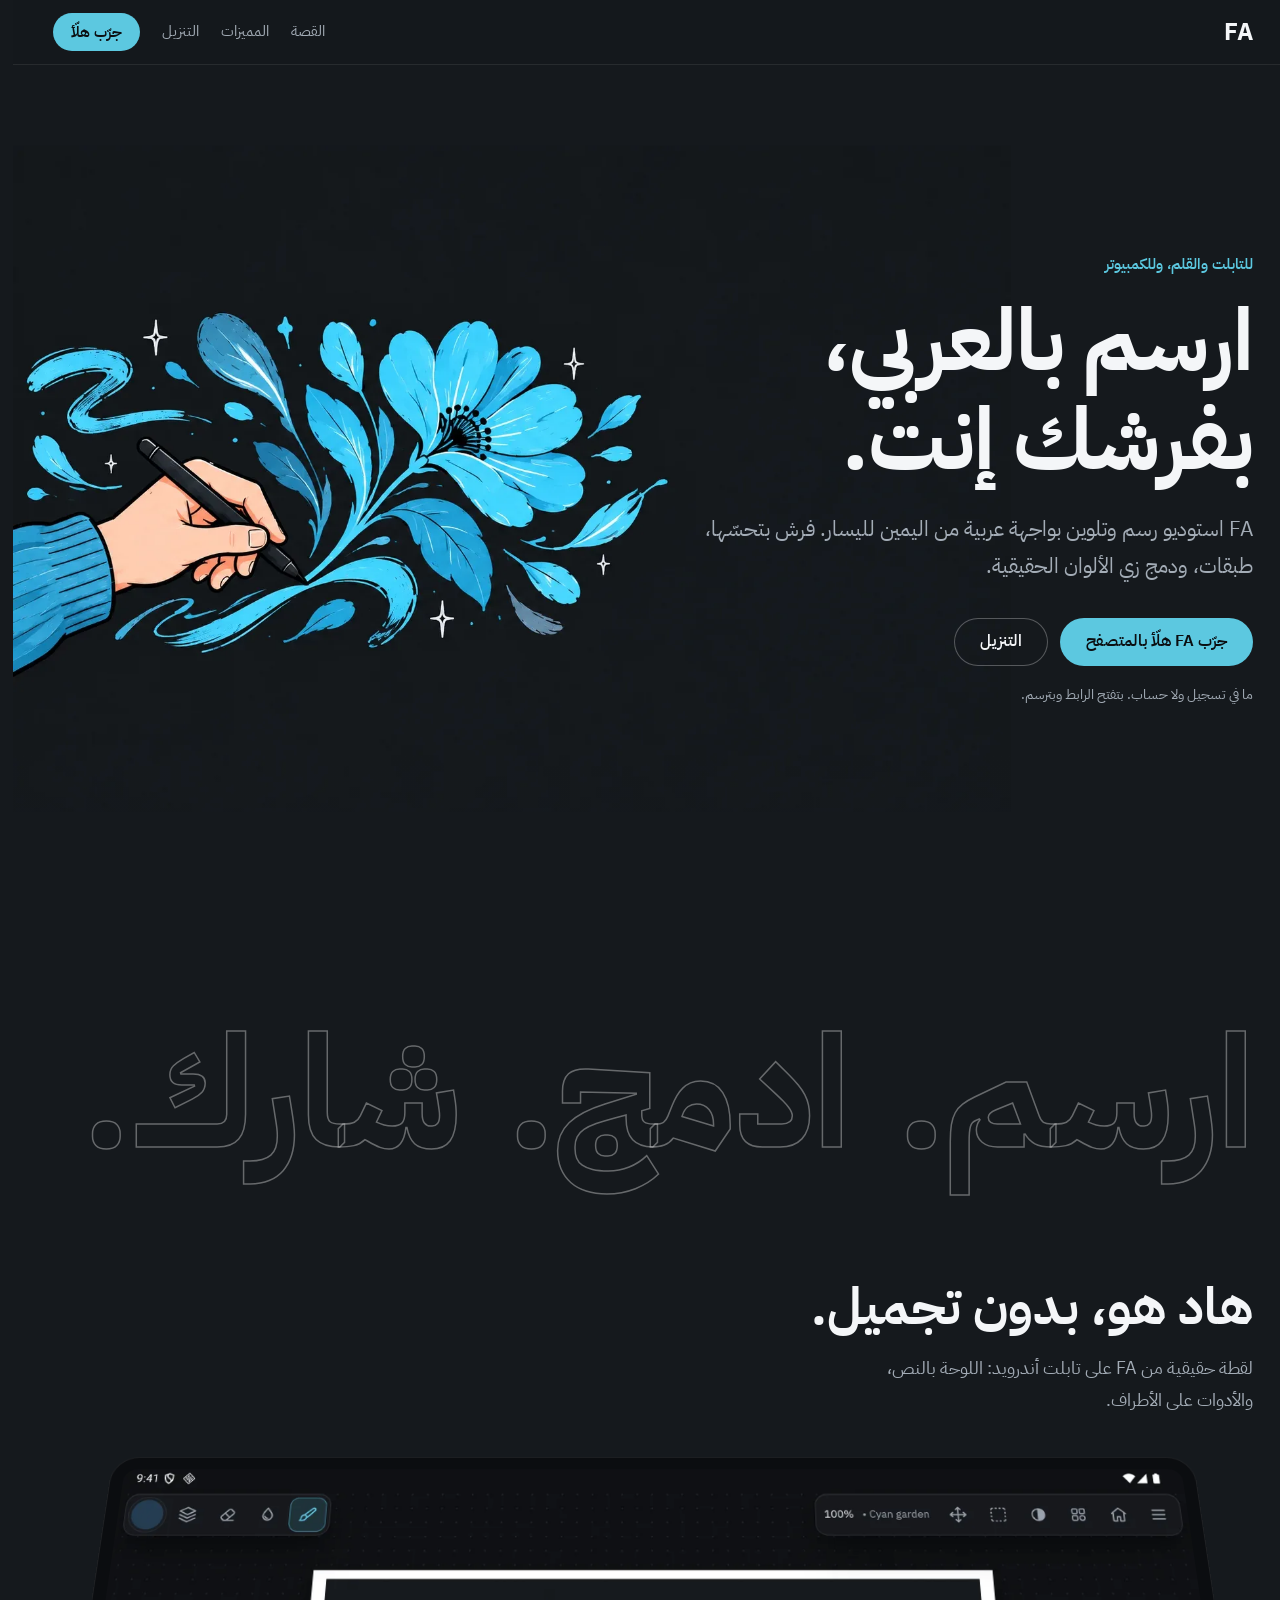
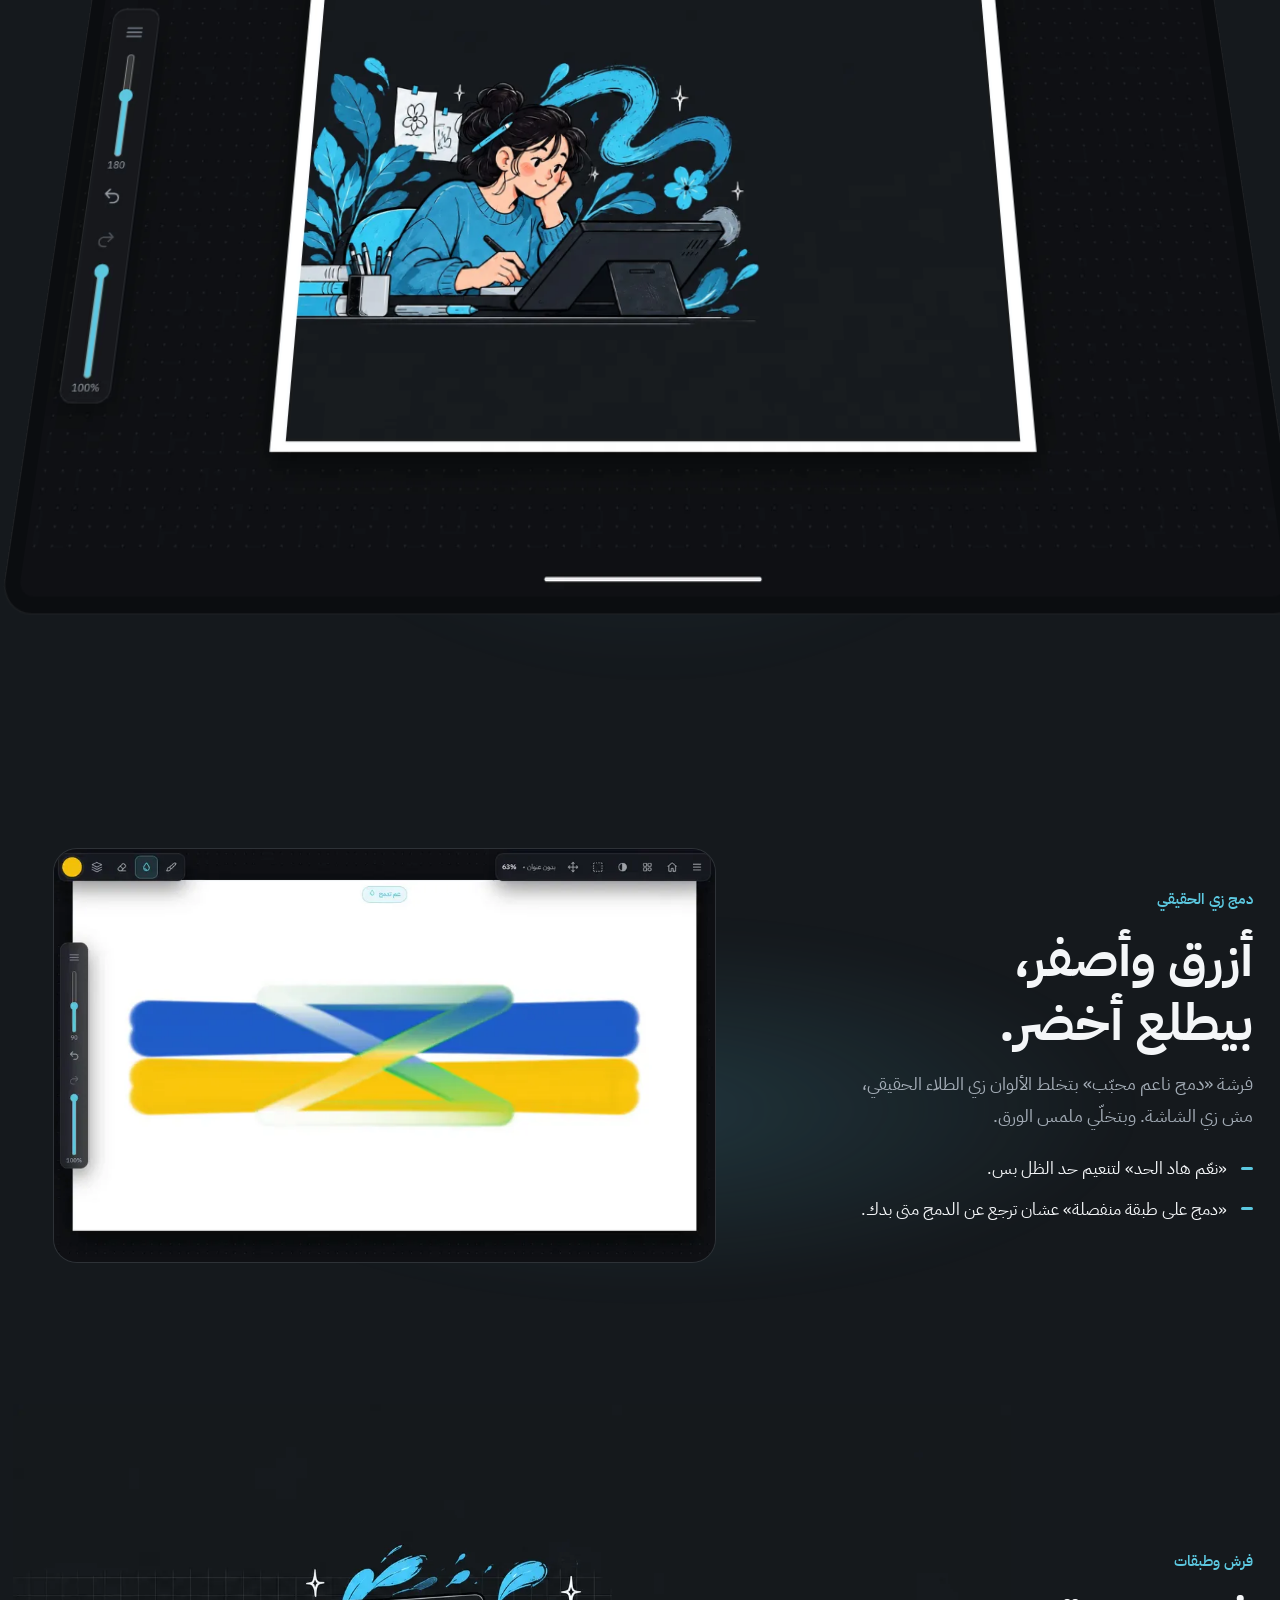
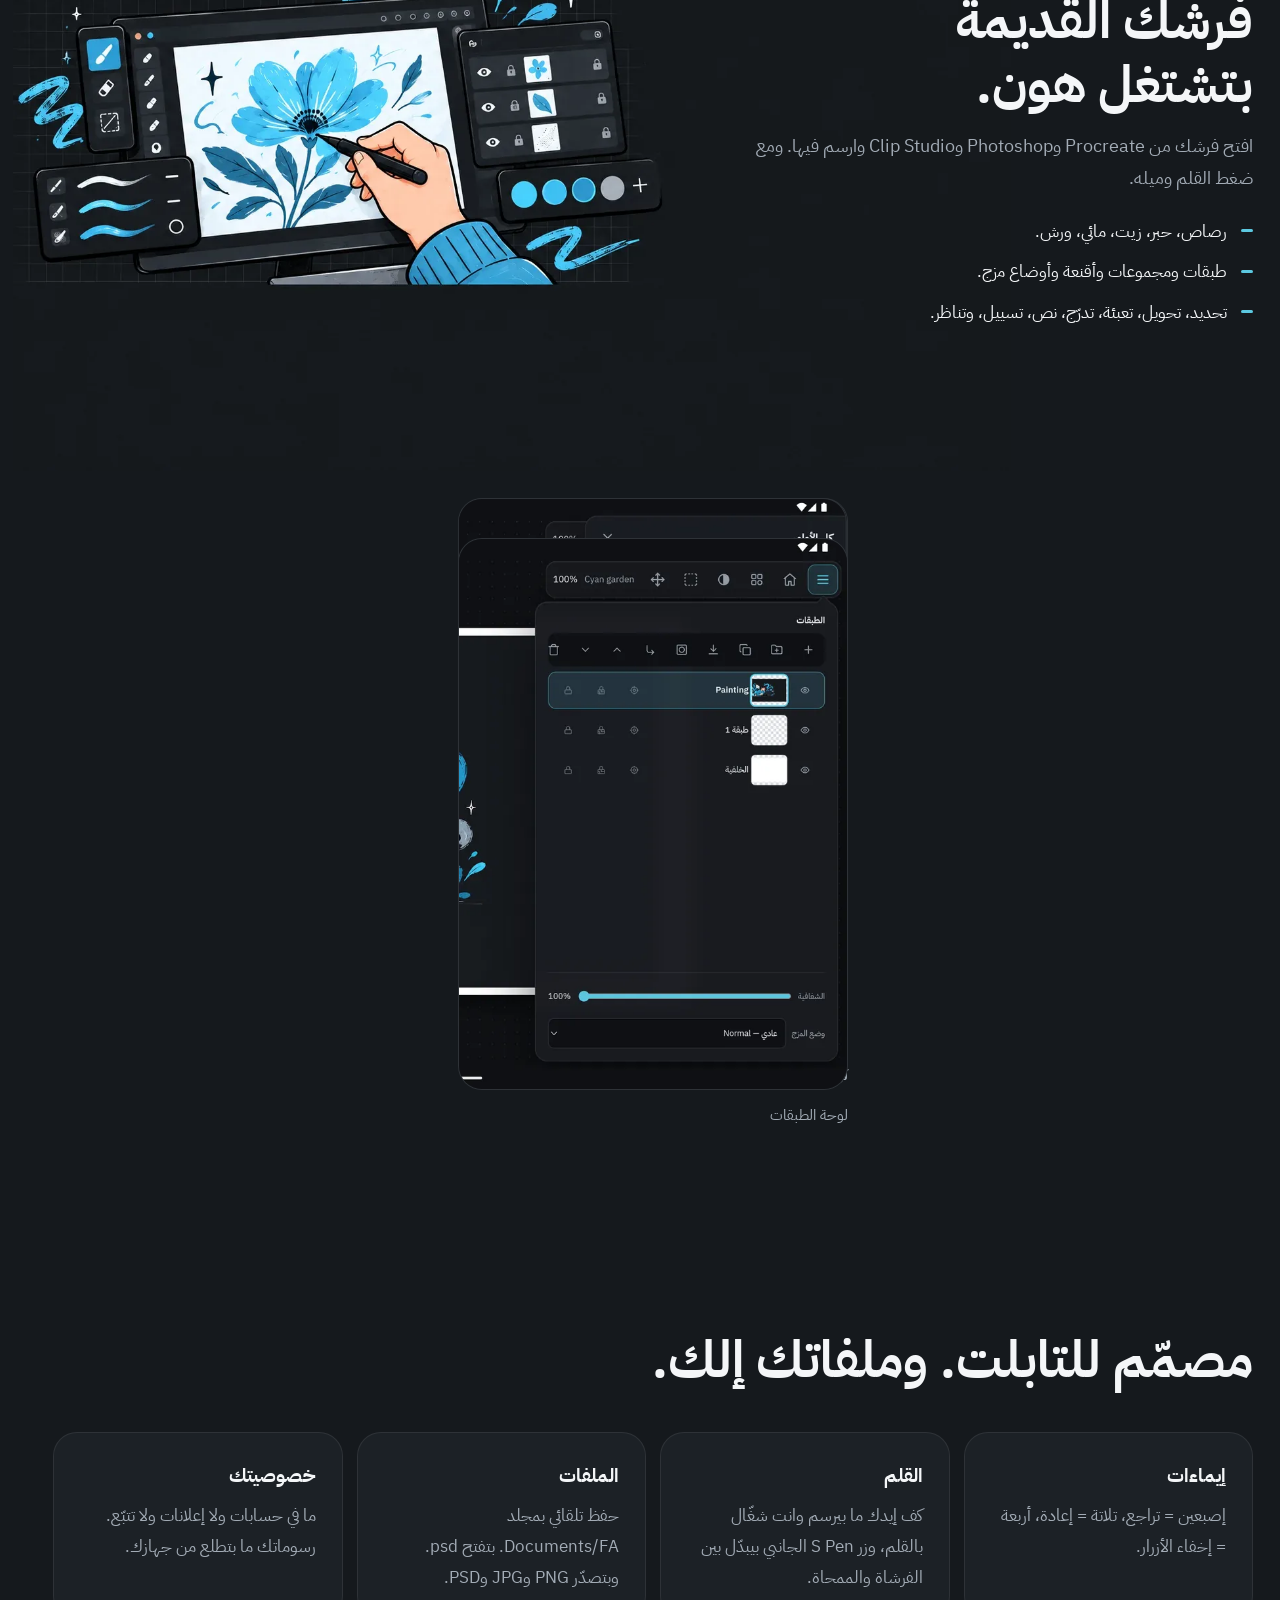
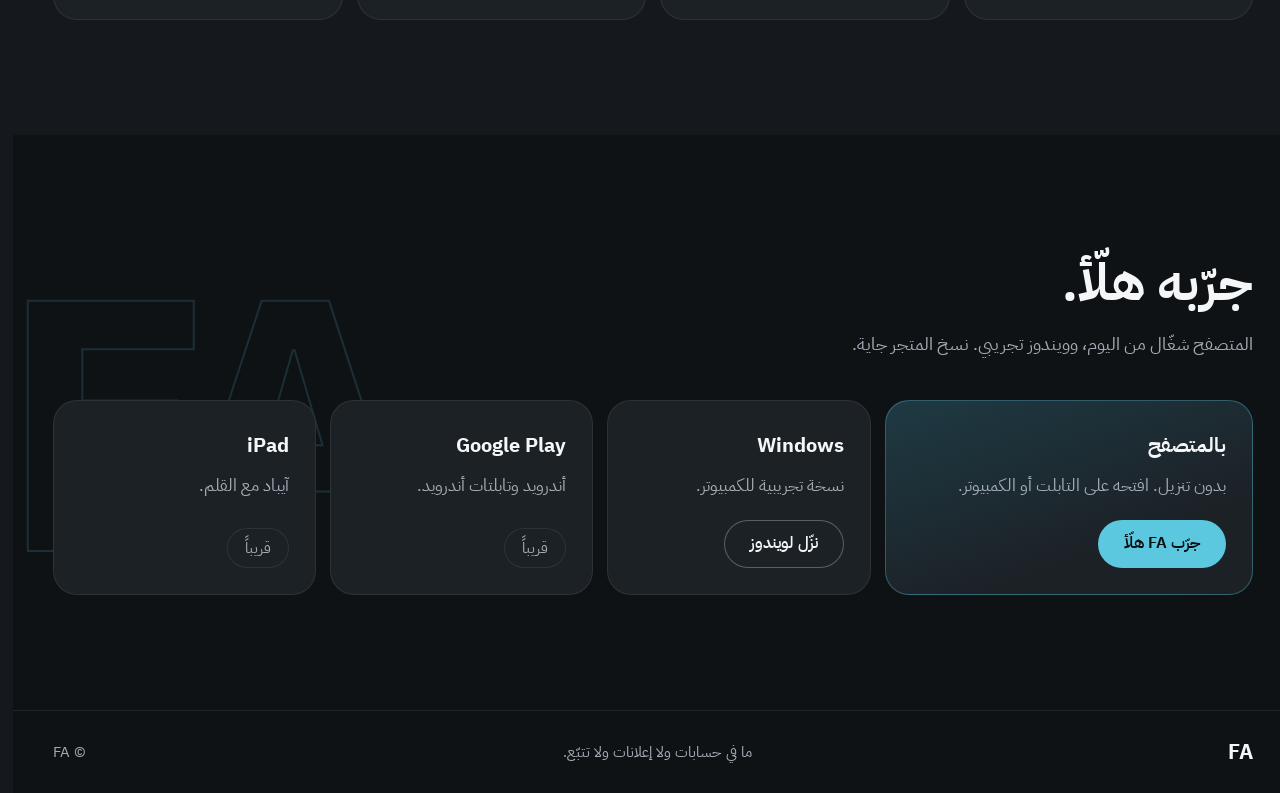
<file: site/index.html>
<!doctype html>
<html lang="ar" dir="rtl">
<head>
  <meta charset="utf-8">
  <meta name="viewport" content="width=device-width, initial-scale=1">
  <title>FA: استوديو رسم وتلوين بالعربي</title>
  <meta name="description" content="FA استوديو رسم وتلوين احترافي بواجهة عربية من اليمين لليسار: فرش، طبقات، خلط ألوان زي الحقيقي، وفتح فراشي Procreate وPhotoshop وClip Studio. بلا حسابات ولا إعلانات ولا تتبّع.">
  <meta name="theme-color" content="#15191d">
  <meta property="og:type" content="website">
  <meta property="og:site_name" content="FA">
  <meta property="og:title" content="FA: استوديو رسم وتلوين بالعربي">
  <meta property="og:description" content="استوديو رسم احترافي بالعربي: فرش، طبقات، ودمج زي الألوان الحقيقية. جرّبه بالمتصفح.">
  <meta property="og:locale" content="ar_AR">
  <meta property="og:image" content="assets/fa-poster.jpg">
  <meta name="twitter:card" content="summary_large_image">
  <link rel="icon" href="data:image/svg+xml,%3Csvg xmlns='http://www.w3.org/2000/svg' viewBox='0 0 64 64'%3E%3Crect width='64' height='64' rx='14' fill='%2315191d'/%3E%3Ctext x='32' y='43' font-family='Arial,sans-serif' font-weight='700' font-size='28' text-anchor='middle' fill='%235cc8e0'%3EFA%3C/text%3E%3C/svg%3E">
  <link rel="preload" href="assets/fonts/plex-arabic-700-arabic.woff2" as="font" type="font/woff2" crossorigin>
  <link rel="preload" href="assets/fonts/plex-arabic-400-arabic.woff2" as="font" type="font/woff2" crossorigin>
  <link rel="preload" href="assets/welcome-2.webp" as="image">
  <link rel="stylesheet" href="assets/fonts/fonts.css">
  <link rel="stylesheet" href="styles.css">
</head>
<body>
  <a class="skip" href="#main">إلى المحتوى</a>

  <header class="top">
    <div class="wrap top-row">
      <a class="mark" href="#top" aria-label="FA، الصفحة الرئيسية">FA</a>
      <nav class="nav" aria-label="التنقل">
        <a href="../index.html">القصة</a>
        <a href="#features">المميزات</a>
        <a href="#download">التنزيل</a>
        <a class="btn btn-sm" href="https://fa-try.vercel.app/?touch">جرّب هلّأ</a>
      </nav>
    </div>
  </header>

  <main id="main">
    <!-- Hero: the app's own illustration bleeds into the page (same background colour) -->
    <section class="hero" id="top">
      <img class="hero-art" src="assets/welcome-2.webp" width="1520" height="1014" alt="إيد ماسكة قلم بترسم وردة زرقا كبيرة بضربات فرشاة">
      <div class="wrap hero-copy">
        <p class="eyebrow">للتابلت والقلم، وللكمبيوتر</p>
        <h1 class="display words"><span>ارسم</span> <span class="nowrap">بالعربي،</span> <span>بفرشك</span> <span>إنت.</span></h1>
        <p class="promise">FA استوديو رسم وتلوين بواجهة عربية من اليمين لليسار. فرش بتحسّها، طبقات، ودمج زي الألوان الحقيقية.</p>
        <div class="actions">
          <a class="btn" href="https://fa-try.vercel.app/?touch">جرّب FA هلّأ بالمتصفح</a>
          <a class="btn btn-ghost" href="#download">التنزيل</a>
        </div>
        <p class="fine">ما في تسجيل ولا حساب. بتفتح الرابط وبترسم.</p>
      </div>
    </section>

    <!-- Stacked statement (Awwwards: VYBE). Words fill with blue as the page scrolls -->
    <section class="statement" aria-label="ارسم، ادمج، شارك">
      <div class="wrap">
        <p class="say" data-scrub><span>ارسم.</span> <span>ادمج.</span> <span>شارك.</span></p>
      </div>
    </section>

    <!-- The real app, large -->
    <section class="section studio" aria-labelledby="studio-title">
      <div class="wrap">
        <header class="sec-head reveal">
          <h2 id="studio-title" class="h2">هاد هو، بدون تجميل.</h2>
          <p class="lede">لقطة حقيقية من FA على تابلت أندرويد: اللوحة بالنص، والأدوات على الأطراف.</p>
        </header>
        <figure class="frame frame-tablet tilt" data-scrub>
          <img src="assets/shots/studio.webp" width="1600" height="1000" loading="lazy" alt="شاشة الرسم في FA على تابلت: رسمة بنت بترسم، وشريط الأدوات فوق، وشريط حجم الفرشة وشفافيتها على الجنب">
        </figure>
      </div>
    </section>

    <!-- Paint mixing video -->
    <section class="section mix" aria-labelledby="mix-title">
      <div class="wrap split">
        <div class="split-copy reveal">
          <p class="eyebrow">دمج زي الحقيقي</p>
          <h2 id="mix-title" class="h2">أزرق وأصفر، بيطلع أخضر.</h2>
          <p class="lede">فرشة «دمج ناعم محبّب» بتخلط الألوان زي الطلاء الحقيقي، مش زي الشاشة. وبتخلّي ملمس الورق.</p>
          <ul class="ticks" role="list">
            <li>«نعّم هاد الحد» لتنعيم حد الظل بس.</li>
            <li>«دمج على طبقة منفصلة» عشان ترجع عن الدمج متى بدك.</li>
          </ul>
        </div>
        <figure class="frame reveal">
          <video autoplay muted loop playsinline preload="metadata" poster="assets/fa-poster.webp" aria-label="فيديو قصير من FA: شرائط زرقا وصفرا جنب بعض، وبعدين فرشة دمج بتسحب بينهم فتطلع خضرا" data-video>
            <source src="assets/fa-drawing.mp4" type="video/mp4">
          </video>
        </figure>
      </div>
    </section>

    <!-- Brushes + layers, with the illustration of the app's panels -->
    <section class="section tools" id="features" aria-labelledby="tools-title">
      <img class="tools-art" src="assets/welcome-3.webp" width="1520" height="1014" alt="رسمة لشاشة رسم فيها وردة زرقا، وحولها لوحات الفرش والطبقات والألوان">
      <div class="wrap tools-copy">
        <p class="eyebrow">فرش وطبقات</p>
        <h2 id="tools-title" class="h2">فرشك القديمة بتشتغل هون.</h2>
        <p class="lede">افتح فرشك من Procreate وPhotoshop وClip Studio وارسم فيها. ومع ضغط القلم وميله.</p>
        <ul class="ticks" role="list">
          <li>رصاص، حبر، زيت، مائي، ورش.</li>
          <li>طبقات ومجموعات وأقنعة وأوضاع مزج.</li>
          <li>تحديد، تحويل، تعبئة، تدرّج، نص، تسييل، وتناظر.</li>
        </ul>
      </div>
    </section>

    <section class="section panels" aria-label="لوحات من البرنامج">
      <div class="wrap">
        <ul class="panel-row fan" role="list" data-scrub>
          <li>
            <figure class="frame frame-panel"><img src="assets/shots/panel-brushes.webp" width="560" height="795" alt="لوحة الفرش في FA: دمج ناعم، وسحب لون، ونعّم هاد الحد، مع معاينة لكل فرشة"></figure>
            <p class="cap">لوحة الفرش</p>
          </li>
          <li>
            <figure class="frame frame-panel"><img src="assets/shots/panel-layers.webp" width="560" height="795" alt="لوحة الطبقات في FA مع أزرار الإضافة وأوضاع المزج"></figure>
            <p class="cap">لوحة الطبقات</p>
          </li>
          <li>
            <figure class="frame frame-panel"><img src="assets/shots/panel-menu.webp" width="560" height="795" alt="قائمة الأوامر في FA: ملف، تعديل، لوحة، صورة، طبقة، تحديد، عرض"></figure>
            <p class="cap">كل الأوامر بمكان واحد</p>
          </li>
        </ul>
      </div>
    </section>

    <!-- Tablet + files + privacy -->
    <section class="section more" aria-labelledby="more-title">
      <div class="wrap">
        <h2 id="more-title" class="h2 reveal">مصمّم للتابلت. وملفاتك إلك.</h2>
        <div class="cards">
          <article class="card reveal">
            <h3>إيماءات</h3>
            <p>إصبعين = تراجع، تلاتة = إعادة، أربعة = إخفاء الأزرار.</p>
          </article>
          <article class="card reveal">
            <h3>القلم</h3>
            <p>كف إيدك ما بيرسم وانت شغّال بالقلم، وزر S Pen الجانبي بيبدّل بين الفرشاة والممحاة.</p>
          </article>
          <article class="card reveal">
            <h3>الملفات</h3>
            <p>حفظ تلقائي بمجلد Documents/FA. بتفتح ‎.psd‎ وبتصدّر PNG وJPG وPSD.</p>
          </article>
          <article class="card reveal">
            <h3>خصوصيتك</h3>
            <p>ما في حسابات ولا إعلانات ولا تتبّع. رسوماتك ما بتطلع من جهازك.</p>
          </article>
        </div>
      </div>
    </section>

    <!-- Download -->
    <section class="section download" id="download" aria-labelledby="download-title">
      <span class="giant" aria-hidden="true" data-scrub>FA</span>
      <div class="wrap">
        <h2 id="download-title" class="h2 reveal">جرّبه هلّأ.</h2>
        <p class="lede reveal">المتصفح شغّال من اليوم، وويندوز تجريبي. نسخ المتجر جاية.</p>
        <ul class="dl" role="list">
          <li class="dl-card dl-main reveal">
            <h3>بالمتصفح</h3>
            <p>بدون تنزيل. افتحه على التابلت أو الكمبيوتر.</p>
            <a class="btn" href="https://fa-try.vercel.app/?touch">جرّب FA هلّأ</a>
          </li>
          <li class="dl-card reveal">
            <h3>Windows</h3>
            <p>نسخة تجريبية للكمبيوتر.</p>
            <a class="btn btn-ghost" href="https://secret67.github.io/fa-beta">نزّل لويندوز</a>
          </li>
          <li class="dl-card reveal">
            <h3>Google Play</h3>
            <p>أندرويد وتابلتات أندرويد.</p>
            <span class="soon">قريباً</span>
          </li>
          <li class="dl-card reveal">
            <h3>iPad</h3>
            <p>آيباد مع القلم.</p>
            <span class="soon">قريباً</span>
          </li>
        </ul>
      </div>
    </section>
  </main>

  <footer class="foot">
    <div class="wrap foot-row">
      <span class="mark">FA</span>
      <p>ما في حسابات ولا إعلانات ولا تتبّع.</p>
      <p>© FA</p>
    </div>
  </footer>

  <script src="main.js" defer></script>
</body>
</html>
</file>
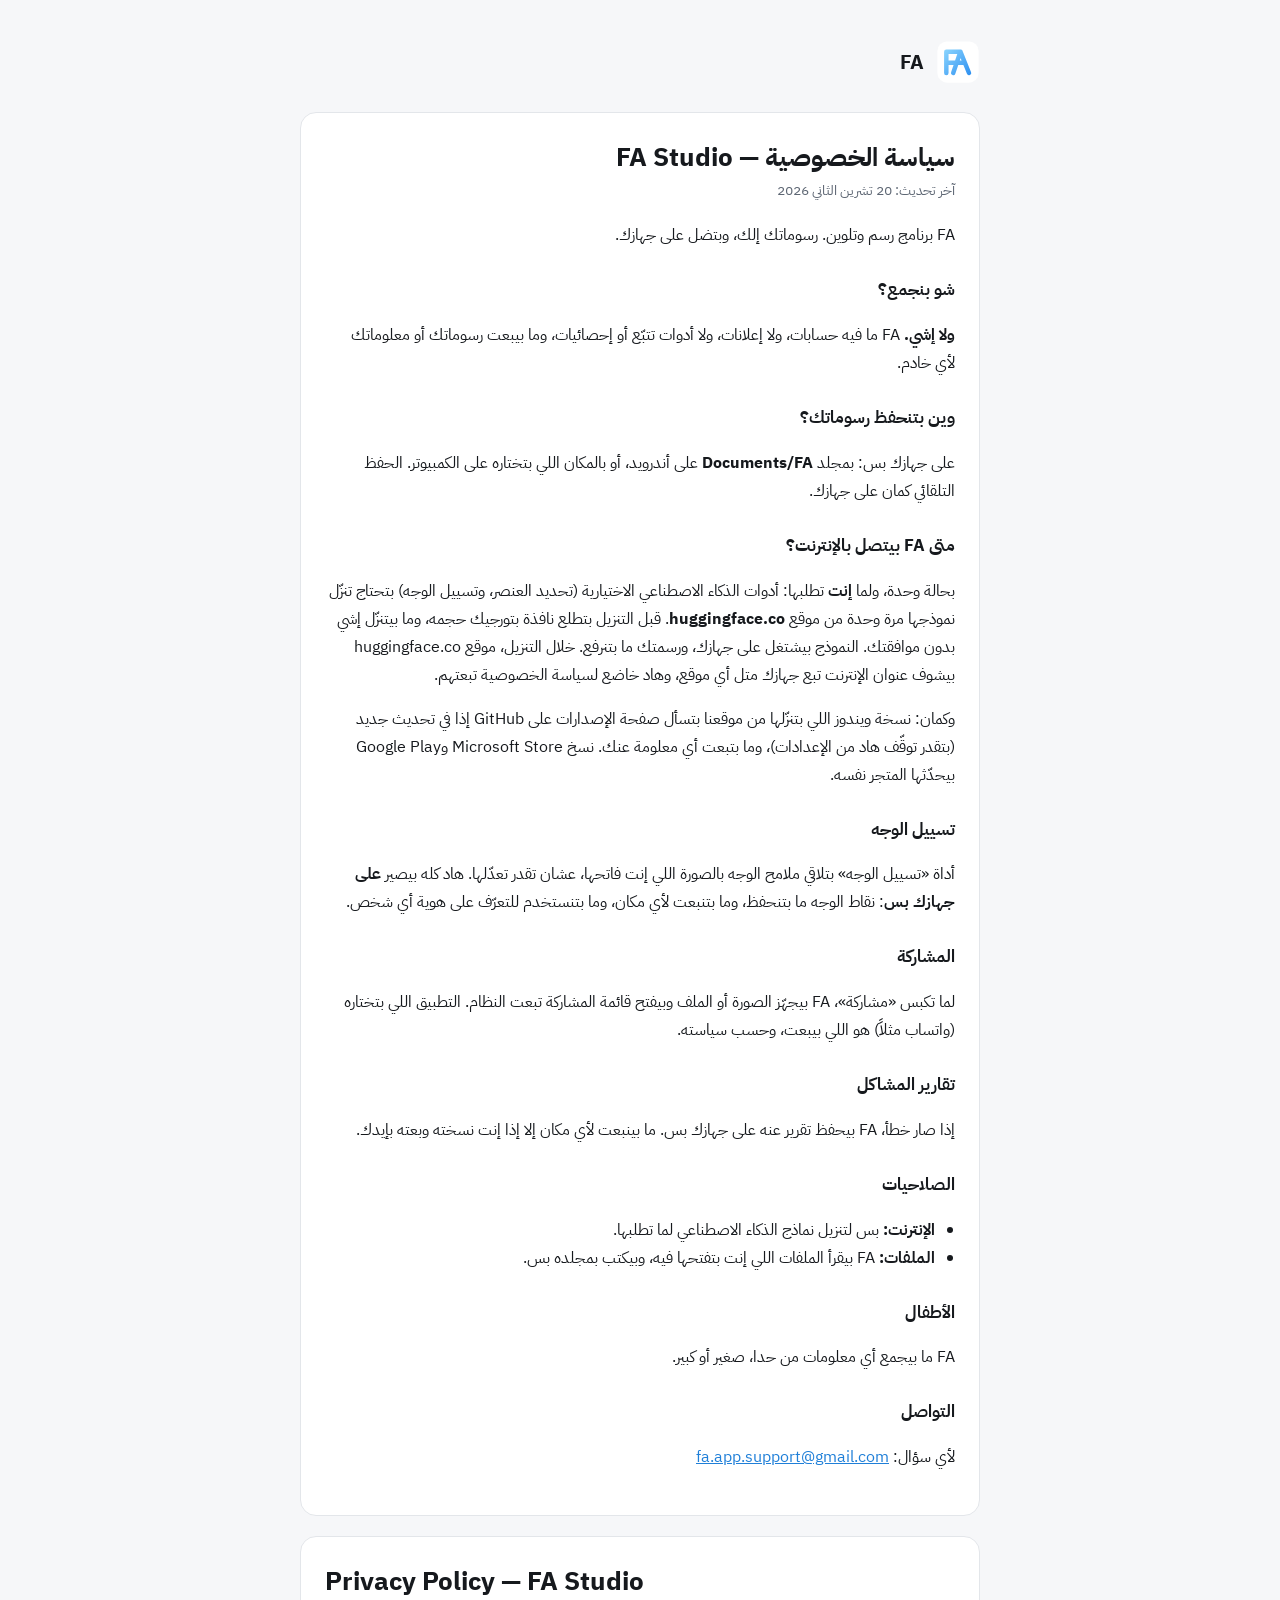
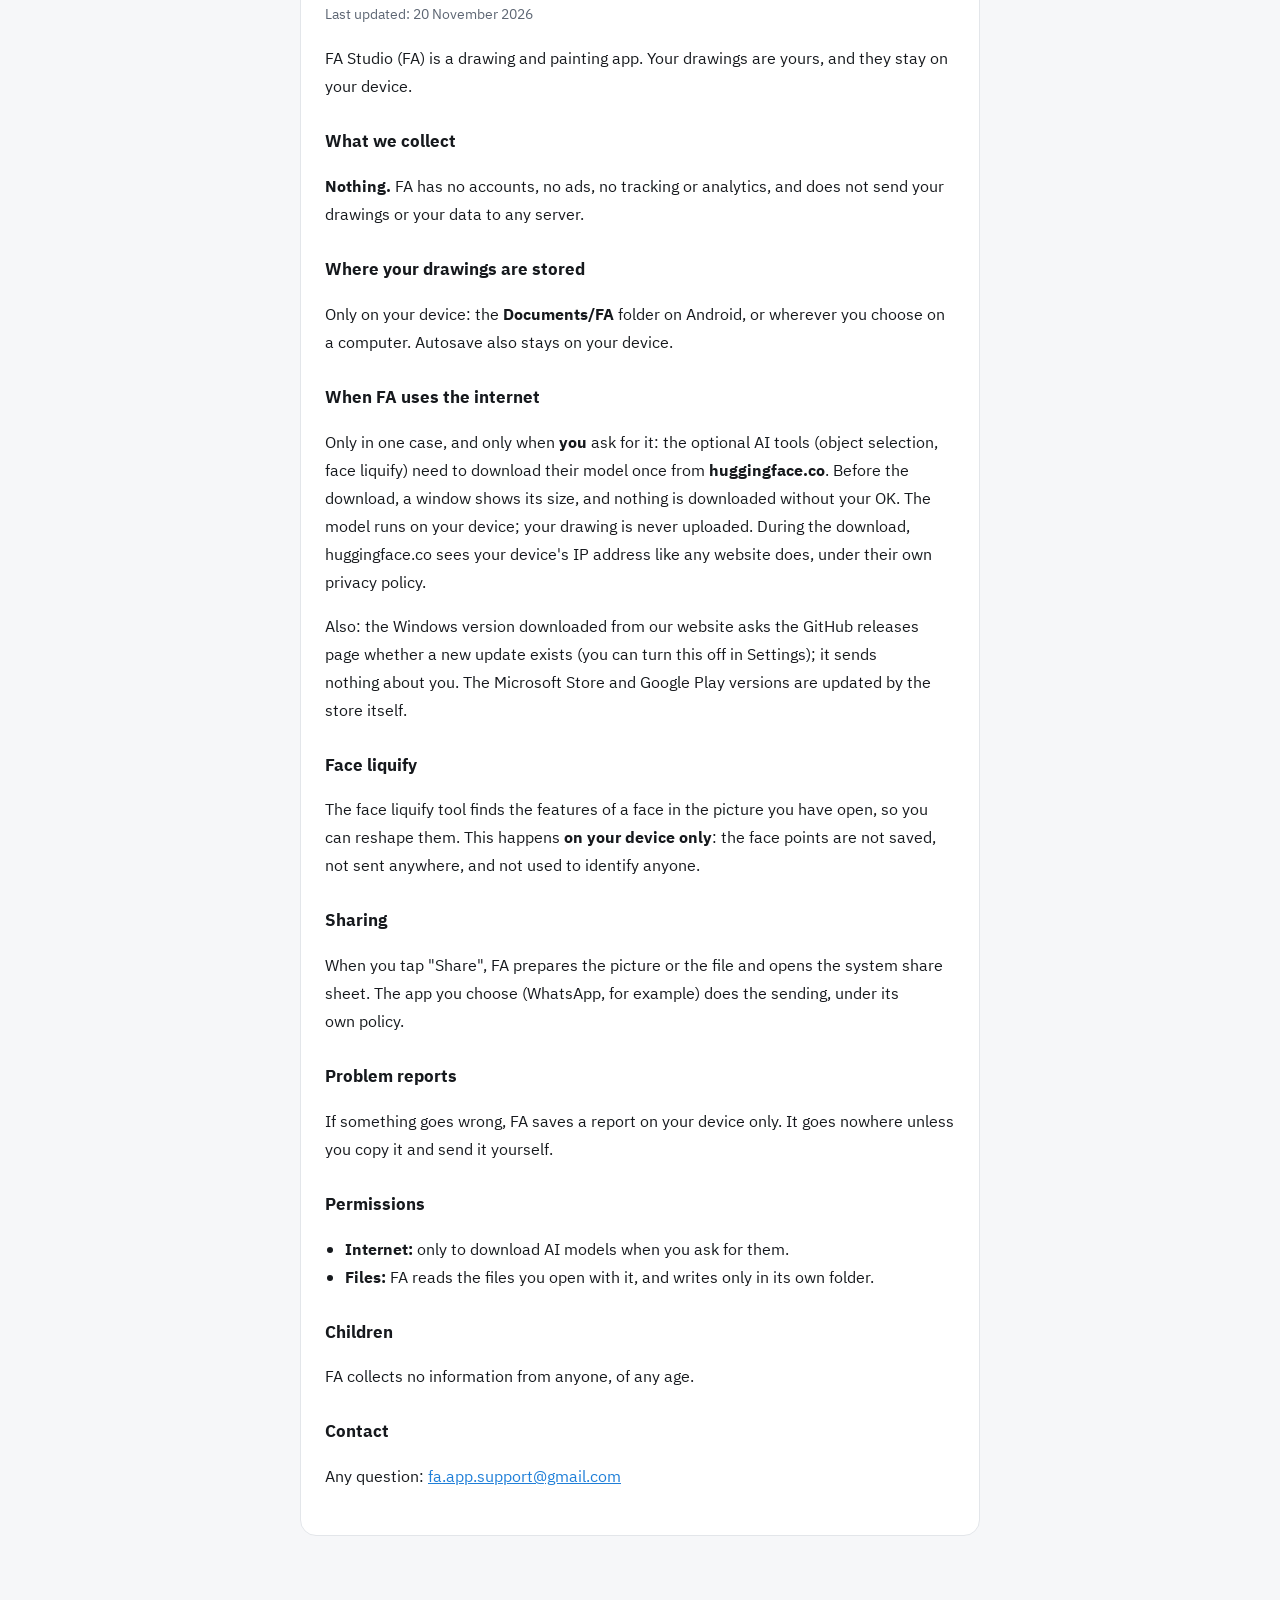
<file: privacy.html>
<!doctype html>
<html lang="ar" dir="rtl">
<head>
<meta charset="utf-8">
<meta name="viewport" content="width=device-width, initial-scale=1">
<meta http-equiv="Content-Security-Policy" content="default-src 'self'; style-src 'self' 'unsafe-inline'; font-src 'self'">
<title>FA Studio — سياسة الخصوصية · Privacy Policy</title>
<link rel="stylesheet" href="site/assets/fonts/fonts.css">
<style>
  /* Same text as docs/store/privacy-policy.md: change both together. */
  :root { --bg: #0f1114; --card: #171a1f; --text: #e8ebf0; --muted: #9aa3b0; --line: #262a31; --accent: #5ab8ff; }
  @media (prefers-color-scheme: light) { :root { --bg: #f6f7f9; --card: #fff; --text: #16191d; --muted: #5d6673; --line: #e3e6ea; --accent: #1f7fd8; } }
  * { box-sizing: border-box; }
  body { margin: 0; background: var(--bg); color: var(--text); font: 16px/1.75 'IBM Plex Sans Arabic', system-ui, sans-serif; -webkit-font-smoothing: antialiased; }
  main { max-width: 720px; margin: 0 auto; padding: 40px 20px 64px; }
  .brand { display: flex; align-items: center; gap: 12px; margin-bottom: 28px; }
  .brand svg { width: 44px; height: 44px; }
  .brand b { font-size: 20px; }
  section { background: var(--card); border: 1px solid var(--line); border-radius: 16px; padding: 28px 24px; margin-bottom: 20px; }
  h1 { font-size: 26px; line-height: 1.3; margin: 0 0 4px; text-wrap: balance; }
  h2 { font-size: 17px; margin: 26px 0 6px; }
  p, li { color: var(--text); text-wrap: pretty; }
  .date { color: var(--muted); font-size: 14px; margin: 0 0 18px; }
  ul { padding-inline-start: 20px; }
  a { color: var(--accent); }
  .en { direction: ltr; text-align: left; }
</style>
</head>
<body>
<main>
  <div class="brand" aria-hidden="true">
    <svg viewBox="0 0 64 64"><defs><linearGradient id="g" gradientUnits="userSpaceOnUse" x1="10" y1="12" x2="52" y2="52"><stop offset="0" stop-color="#8fd8ff"/><stop offset="1" stop-color="#2b8ef0"/></linearGradient></defs><rect x="2" y="2" width="60" height="60" rx="14" fill="#fff"/><path d="M15 48V17H35.5L48 48M35.5 17L25 48M15 33H42" fill="none" stroke="url(#g)" stroke-width="6.5" stroke-linecap="round" stroke-linejoin="round"/></svg>
    <b>FA</b>
  </div>

  <section>
    <h1>سياسة الخصوصية — FA Studio</h1>
    <p class="date">آخر تحديث: 20 تشرين الثاني 2026</p>
    <p>FA برنامج رسم وتلوين. رسوماتك إلك، وبتضل على جهازك.</p>

    <h2>شو بنجمع؟</h2>
    <p><b>ولا إشي.</b> FA ما فيه حسابات، ولا إعلانات، ولا أدوات تتبّع أو إحصائيات، وما بيبعت رسوماتك أو معلوماتك لأي خادم.</p>

    <h2>وين بتنحفظ رسوماتك؟</h2>
    <p>على جهازك بس: بمجلد <b>Documents/FA</b> على أندرويد، أو بالمكان اللي بتختاره على الكمبيوتر. الحفظ التلقائي كمان على جهازك.</p>

    <h2>متى FA بيتصل بالإنترنت؟</h2>
    <p>بحالة وحدة، ولما <b>إنت</b> تطلبها: أدوات الذكاء الاصطناعي الاختيارية (تحديد العنصر، وتسييل الوجه) بتحتاج تنزّل نموذجها مرة وحدة من موقع <b>huggingface.co</b>. قبل التنزيل بتطلع نافذة بتورجيك حجمه، وما بيتنزّل إشي بدون موافقتك. النموذج بيشتغل على جهازك، ورسمتك ما بتنرفع. خلال التنزيل، موقع huggingface.co بيشوف عنوان الإنترنت تبع جهازك متل أي موقع، وهاد خاضع لسياسة الخصوصية تبعتهم.</p>

    <p>وكمان: نسخة ويندوز اللي بتنزّلها من موقعنا بتسأل صفحة الإصدارات على GitHub إذا في تحديث جديد (بتقدر توقّف هاد من الإعدادات)، وما بتبعت أي معلومة عنك. نسخ Microsoft Store وGoogle Play بيحدّثها المتجر نفسه.</p>

    <h2>تسييل الوجه</h2>
    <p>أداة «تسييل الوجه» بتلاقي ملامح الوجه بالصورة اللي إنت فاتحها، عشان تقدر تعدّلها. هاد كله بيصير <b>على جهازك بس</b>: نقاط الوجه ما بتنحفظ، وما بتنبعت لأي مكان، وما بتنستخدم للتعرّف على هوية أي شخص.</p>

    <h2>المشاركة</h2>
    <p>لما تكبس «مشاركة»، FA بيجهّز الصورة أو الملف وبيفتح قائمة المشاركة تبعت النظام. التطبيق اللي بتختاره (واتساب مثلاً) هو اللي بيبعت، وحسب سياسته.</p>

    <h2>تقارير المشاكل</h2>
    <p>إذا صار خطأ، FA بيحفظ تقرير عنه على جهازك بس. ما بينبعت لأي مكان إلا إذا إنت نسخته وبعته بإيدك.</p>

    <h2>الصلاحيات</h2>
    <ul>
      <li><b>الإنترنت:</b> بس لتنزيل نماذج الذكاء الاصطناعي لما تطلبها.</li>
      <li><b>الملفات:</b> FA بيقرأ الملفات اللي إنت بتفتحها فيه، وبيكتب بمجلده بس.</li>
    </ul>

    <h2>الأطفال</h2>
    <p>FA ما بيجمع أي معلومات من حدا، صغير أو كبير.</p>

    <h2>التواصل</h2>
    <p>لأي سؤال: <a href="mailto:fa.app.support@gmail.com" dir="ltr">fa.app.support@gmail.com</a></p>
  </section>

  <section class="en" lang="en" dir="ltr">
    <h1>Privacy Policy — FA Studio</h1>
    <p class="date">Last updated: 20 November 2026</p>
    <p>FA Studio (FA) is a drawing and painting app. Your drawings are yours, and they stay on your device.</p>

    <h2>What we collect</h2>
    <p><b>Nothing.</b> FA has no accounts, no ads, no tracking or analytics, and does not send your drawings or your data to any server.</p>

    <h2>Where your drawings are stored</h2>
    <p>Only on your device: the <b>Documents/FA</b> folder on Android, or wherever you choose on a computer. Autosave also stays on your device.</p>

    <h2>When FA uses the internet</h2>
    <p>Only in one case, and only when <b>you</b> ask for it: the optional AI tools (object selection, face liquify) need to download their model once from <b>huggingface.co</b>. Before the download, a window shows its size, and nothing is downloaded without your OK. The model runs on your device; your drawing is never uploaded. During the download, huggingface.co sees your device's IP address like any website does, under their own privacy policy.</p>

    <p>Also: the Windows version downloaded from our website asks the GitHub releases page whether a new update exists (you can turn this off in Settings); it sends nothing about you. The Microsoft Store and Google Play versions are updated by the store itself.</p>

    <h2>Face liquify</h2>
    <p>The face liquify tool finds the features of a face in the picture you have open, so you can reshape them. This happens <b>on your device only</b>: the face points are not saved, not sent anywhere, and not used to identify anyone.</p>

    <h2>Sharing</h2>
    <p>When you tap "Share", FA prepares the picture or the file and opens the system share sheet. The app you choose (WhatsApp, for example) does the sending, under its own policy.</p>

    <h2>Problem reports</h2>
    <p>If something goes wrong, FA saves a report on your device only. It goes nowhere unless you copy it and send it yourself.</p>

    <h2>Permissions</h2>
    <ul>
      <li><b>Internet:</b> only to download AI models when you ask for them.</li>
      <li><b>Files:</b> FA reads the files you open with it, and writes only in its own folder.</li>
    </ul>

    <h2>Children</h2>
    <p>FA collects no information from anyone, of any age.</p>

    <h2>Contact</h2>
    <p>Any question: <a href="mailto:fa.app.support@gmail.com">fa.app.support@gmail.com</a></p>
  </section>
</main>
</body>
</html>
</file>
<file: site/assets/fonts/fonts.css>
/* IBM Plex Sans Arabic, SIL Open Font License 1.1 (OFL.txt). Bundled: the app works offline and its CSP blocks remote fonts. */
@font-face{font-family:'IBM Plex Sans Arabic';font-style:normal;font-weight:400;font-display:swap;src:url(plex-arabic-400-arabic.woff2) format('woff2');unicode-range:U+0600-06FF, U+0750-077F, U+0870-0891, U+0897-08E1, U+08E3-08FF, U+200C-200E, U+2010-2011, U+204F, U+2E41, U+FB50-FDFF, U+FE70-FE74, U+FE76-FEFC, U+102E0-102FB, U+10E60-10E7E, U+10EC2-10EC7, U+10EC9-10EEE, U+10EF0-10EFF, U+1EE00-1EE03, U+1EE05-1EE1F, U+1EE21-1EE22, U+1EE24, U+1EE27, U+1EE29-1EE32, U+1EE34-1EE37, U+1EE39, U+1EE3B, U+1EE42, U+1EE47, U+1EE49, U+1EE4B, U+1EE4D-1EE4F, U+1EE51-1EE52, U+1EE54, U+1EE57, U+1EE59, U+1EE5B, U+1EE5D, U+1EE5F, U+1EE61-1EE62, U+1EE64, U+1EE67-1EE6A, U+1EE6C-1EE72, U+1EE74-1EE77, U+1EE79-1EE7C, U+1EE7E, U+1EE80-1EE89, U+1EE8B-1EE9B, U+1EEA1-1EEA3, U+1EEA5-1EEA9, U+1EEAB-1EEBB, U+1EEF0-1EEF1;}
@font-face{font-family:'IBM Plex Sans Arabic';font-style:normal;font-weight:400;font-display:swap;src:url(plex-arabic-400-latin-ext.woff2) format('woff2');unicode-range:U+0100-02BA, U+02BD-02C5, U+02C7-02CC, U+02CE-02D7, U+02DD-02FF, U+0304, U+0308, U+0329, U+1D00-1DBF, U+1E00-1E9F, U+1EF2-1EFF, U+2020, U+20A0-20AB, U+20AD-20C4, U+2113, U+2C60-2C7F, U+A720-A7FF;}
@font-face{font-family:'IBM Plex Sans Arabic';font-style:normal;font-weight:400;font-display:swap;src:url(plex-arabic-400-latin.woff2) format('woff2');unicode-range:U+0000-00FF, U+0131, U+0152-0153, U+02BB-02BC, U+02C6, U+02DA, U+02DC, U+0304, U+0308, U+0329, U+2000-206F, U+20AC, U+2122, U+2191, U+2193, U+2212, U+2215, U+FEFF, U+FFFD;}
@font-face{font-family:'IBM Plex Sans Arabic';font-style:normal;font-weight:500;font-display:swap;src:url(plex-arabic-500-arabic.woff2) format('woff2');unicode-range:U+0600-06FF, U+0750-077F, U+0870-0891, U+0897-08E1, U+08E3-08FF, U+200C-200E, U+2010-2011, U+204F, U+2E41, U+FB50-FDFF, U+FE70-FE74, U+FE76-FEFC, U+102E0-102FB, U+10E60-10E7E, U+10EC2-10EC7, U+10EC9-10EEE, U+10EF0-10EFF, U+1EE00-1EE03, U+1EE05-1EE1F, U+1EE21-1EE22, U+1EE24, U+1EE27, U+1EE29-1EE32, U+1EE34-1EE37, U+1EE39, U+1EE3B, U+1EE42, U+1EE47, U+1EE49, U+1EE4B, U+1EE4D-1EE4F, U+1EE51-1EE52, U+1EE54, U+1EE57, U+1EE59, U+1EE5B, U+1EE5D, U+1EE5F, U+1EE61-1EE62, U+1EE64, U+1EE67-1EE6A, U+1EE6C-1EE72, U+1EE74-1EE77, U+1EE79-1EE7C, U+1EE7E, U+1EE80-1EE89, U+1EE8B-1EE9B, U+1EEA1-1EEA3, U+1EEA5-1EEA9, U+1EEAB-1EEBB, U+1EEF0-1EEF1;}
@font-face{font-family:'IBM Plex Sans Arabic';font-style:normal;font-weight:500;font-display:swap;src:url(plex-arabic-500-latin-ext.woff2) format('woff2');unicode-range:U+0100-02BA, U+02BD-02C5, U+02C7-02CC, U+02CE-02D7, U+02DD-02FF, U+0304, U+0308, U+0329, U+1D00-1DBF, U+1E00-1E9F, U+1EF2-1EFF, U+2020, U+20A0-20AB, U+20AD-20C4, U+2113, U+2C60-2C7F, U+A720-A7FF;}
@font-face{font-family:'IBM Plex Sans Arabic';font-style:normal;font-weight:500;font-display:swap;src:url(plex-arabic-500-latin.woff2) format('woff2');unicode-range:U+0000-00FF, U+0131, U+0152-0153, U+02BB-02BC, U+02C6, U+02DA, U+02DC, U+0304, U+0308, U+0329, U+2000-206F, U+20AC, U+2122, U+2191, U+2193, U+2212, U+2215, U+FEFF, U+FFFD;}
@font-face{font-family:'IBM Plex Sans Arabic';font-style:normal;font-weight:600;font-display:swap;src:url(plex-arabic-600-arabic.woff2) format('woff2');unicode-range:U+0600-06FF, U+0750-077F, U+0870-0891, U+0897-08E1, U+08E3-08FF, U+200C-200E, U+2010-2011, U+204F, U+2E41, U+FB50-FDFF, U+FE70-FE74, U+FE76-FEFC, U+102E0-102FB, U+10E60-10E7E, U+10EC2-10EC7, U+10EC9-10EEE, U+10EF0-10EFF, U+1EE00-1EE03, U+1EE05-1EE1F, U+1EE21-1EE22, U+1EE24, U+1EE27, U+1EE29-1EE32, U+1EE34-1EE37, U+1EE39, U+1EE3B, U+1EE42, U+1EE47, U+1EE49, U+1EE4B, U+1EE4D-1EE4F, U+1EE51-1EE52, U+1EE54, U+1EE57, U+1EE59, U+1EE5B, U+1EE5D, U+1EE5F, U+1EE61-1EE62, U+1EE64, U+1EE67-1EE6A, U+1EE6C-1EE72, U+1EE74-1EE77, U+1EE79-1EE7C, U+1EE7E, U+1EE80-1EE89, U+1EE8B-1EE9B, U+1EEA1-1EEA3, U+1EEA5-1EEA9, U+1EEAB-1EEBB, U+1EEF0-1EEF1;}
@font-face{font-family:'IBM Plex Sans Arabic';font-style:normal;font-weight:600;font-display:swap;src:url(plex-arabic-600-latin-ext.woff2) format('woff2');unicode-range:U+0100-02BA, U+02BD-02C5, U+02C7-02CC, U+02CE-02D7, U+02DD-02FF, U+0304, U+0308, U+0329, U+1D00-1DBF, U+1E00-1E9F, U+1EF2-1EFF, U+2020, U+20A0-20AB, U+20AD-20C4, U+2113, U+2C60-2C7F, U+A720-A7FF;}
@font-face{font-family:'IBM Plex Sans Arabic';font-style:normal;font-weight:600;font-display:swap;src:url(plex-arabic-600-latin.woff2) format('woff2');unicode-range:U+0000-00FF, U+0131, U+0152-0153, U+02BB-02BC, U+02C6, U+02DA, U+02DC, U+0304, U+0308, U+0329, U+2000-206F, U+20AC, U+2122, U+2191, U+2193, U+2212, U+2215, U+FEFF, U+FFFD;}
@font-face{font-family:'IBM Plex Sans Arabic';font-style:normal;font-weight:700;font-display:swap;src:url(plex-arabic-700-arabic.woff2) format('woff2');unicode-range:U+0600-06FF, U+0750-077F, U+0870-0891, U+0897-08E1, U+08E3-08FF, U+200C-200E, U+2010-2011, U+204F, U+2E41, U+FB50-FDFF, U+FE70-FE74, U+FE76-FEFC, U+102E0-102FB, U+10E60-10E7E, U+10EC2-10EC7, U+10EC9-10EEE, U+10EF0-10EFF, U+1EE00-1EE03, U+1EE05-1EE1F, U+1EE21-1EE22, U+1EE24, U+1EE27, U+1EE29-1EE32, U+1EE34-1EE37, U+1EE39, U+1EE3B, U+1EE42, U+1EE47, U+1EE49, U+1EE4B, U+1EE4D-1EE4F, U+1EE51-1EE52, U+1EE54, U+1EE57, U+1EE59, U+1EE5B, U+1EE5D, U+1EE5F, U+1EE61-1EE62, U+1EE64, U+1EE67-1EE6A, U+1EE6C-1EE72, U+1EE74-1EE77, U+1EE79-1EE7C, U+1EE7E, U+1EE80-1EE89, U+1EE8B-1EE9B, U+1EEA1-1EEA3, U+1EEA5-1EEA9, U+1EEAB-1EEBB, U+1EEF0-1EEF1;}
@font-face{font-family:'IBM Plex Sans Arabic';font-style:normal;font-weight:700;font-display:swap;src:url(plex-arabic-700-latin-ext.woff2) format('woff2');unicode-range:U+0100-02BA, U+02BD-02C5, U+02C7-02CC, U+02CE-02D7, U+02DD-02FF, U+0304, U+0308, U+0329, U+1D00-1DBF, U+1E00-1E9F, U+1EF2-1EFF, U+2020, U+20A0-20AB, U+20AD-20C4, U+2113, U+2C60-2C7F, U+A720-A7FF;}
@font-face{font-family:'IBM Plex Sans Arabic';font-style:normal;font-weight:700;font-display:swap;src:url(plex-arabic-700-latin.woff2) format('woff2');unicode-range:U+0000-00FF, U+0131, U+0152-0153, U+02BB-02BC, U+02C6, U+02DA, U+02DC, U+0304, U+0308, U+0329, U+2000-206F, U+20AC, U+2122, U+2191, U+2193, U+2212, U+2215, U+FEFF, U+FFFD;}
</file>
<file: site/styles.css>
/* FA landing page.
   Direction (Refero lock): Splice = dark canvas, white display type, ONE blue pill CTA, full-bleed art, depth from
   surface shifts not shadows. Frame.io = product shots in 24px dark frames on a soft blue glow.
   Brand: FA's own UI blue (#5cc8e0, app accent) and the illustrations' background, so the art bleeds into the page. */
:root {
  --bg: #15191d;          /* = the welcome illustrations' background */
  --bg-deep: #0f1215;
  --surface: #1c2126;
  --line: rgba(255, 255, 255, .08);
  --text: #f4f6f8;
  --muted: #a3acb6;
  --blue: #5cc8e0;        /* app accent: CTA fill, eyebrows, ticks only */
  --blue-glow: rgba(92, 200, 224, .16);
  --on-blue: #0b0e11;
  --wrap: 1200px;
  --gutter: 16px;
  --radius: 24px;
  --ease: cubic-bezier(.2, .7, .2, 1);
}

*, *::before, *::after { box-sizing: border-box; }
html { scroll-behavior: smooth; -webkit-text-size-adjust: 100%; }
body {
  margin: 0;
  background-color: var(--bg);
  color: var(--text);
  font-family: 'IBM Plex Sans Arabic', system-ui, sans-serif;
  font-size: 1.0625rem;
  line-height: 1.8;
  overflow-x: hidden;
  -webkit-font-smoothing: antialiased;
}
img, video { display: block; max-width: 100%; height: auto; }
a { color: var(--blue); }
h1, h2, h3, p, ul, figure { margin: 0; }
ul { padding: 0; list-style: none; }
:focus-visible { outline: 2px solid var(--blue); outline-offset: 3px; border-radius: 6px; }

.skip { position: absolute; inset-inline-start: 8px; top: -60px; background: var(--blue); color: var(--on-blue); padding: 8px 14px; border-radius: 999px; z-index: 100; }
.skip:focus { top: 8px; }

.wrap { width: min(var(--wrap), 100% - 2 * var(--gutter)); margin-inline: auto; }
.nowrap { white-space: nowrap; }

/* ---------- type ---------- */
.display {
  font-weight: 700;
  font-size: clamp(2.6rem, 1.4rem + 5.2vw, 5.4rem);
  line-height: 1.15;
  letter-spacing: -0.01em;
  text-wrap: balance;
}
.h2 {
  font-weight: 700;
  font-size: clamp(1.9rem, 1.2rem + 2.6vw, 3.2rem);
  line-height: 1.25;
  text-wrap: balance;
}
.eyebrow { color: var(--blue); font-weight: 600; font-size: .95rem; margin-block-end: 14px; }
.lede, .promise { color: var(--muted); max-width: 38ch; text-wrap: pretty; }
.promise { font-size: clamp(1.1rem, 1rem + .4vw, 1.3rem); margin-block-start: 20px; }
.lede { margin-block-start: 14px; font-size: 1.1rem; }
.fine { color: var(--muted); font-size: .9rem; margin-block-start: 16px; }

/* ---------- buttons: blue pill is the only filled CTA ---------- */
.btn {
  display: inline-flex; align-items: center; justify-content: center;
  min-height: 48px; padding: 0 26px; border-radius: 999px;
  background: var(--blue); color: var(--on-blue);
  font: inherit; font-weight: 600; font-size: 1rem; text-decoration: none;
  transition: background-color .2s var(--ease), transform .2s var(--ease);
}
.btn:hover { background: #7dd5e8; }
.btn:active { transform: scale(.98); }
.btn-ghost { background: transparent; color: var(--text); box-shadow: inset 0 0 0 1px rgba(255, 255, 255, .28); }
.btn-ghost:hover { background: rgba(255, 255, 255, .06); }
.btn-sm { min-height: 38px; padding: 0 18px; font-size: .92rem; }
.actions { display: flex; flex-wrap: wrap; gap: 12px; margin-block-start: 32px; }

/* ---------- header ---------- */
.top {
  position: sticky; top: 0; z-index: 20;
  background: rgba(21, 25, 29, .78);
  backdrop-filter: blur(14px); -webkit-backdrop-filter: blur(14px);
  border-block-end: 1px solid var(--line);
}
.top-row { display: flex; align-items: center; justify-content: space-between; min-height: 64px; }
.mark { color: var(--text); font-weight: 700; font-size: 1.5rem; letter-spacing: .02em; text-decoration: none; line-height: 1; }
.nav { display: flex; align-items: center; gap: 22px; }
.nav a:not(.btn) { color: var(--muted); text-decoration: none; font-size: .95rem; }
.nav a:not(.btn):hover { color: var(--text); }

/* ---------- hero: art fills the left, copy sits in the art's empty right side ---------- */
.hero { position: relative; overflow: hidden; }
.hero-art { width: 100%; aspect-ratio: 1520 / 1014; object-fit: cover; object-position: 0 50%; }
.hero-copy { position: relative; padding-block: 8px 72px; }

/* ---------- sections ---------- */
.section { padding-block: clamp(72px, 9vw, 128px); }
.sec-head { margin-block-end: 40px; }

.frame {
  position: relative; border-radius: var(--radius); overflow: hidden;
  background: var(--surface); border: 1px solid var(--line);
}
.frame-tablet { padding: clamp(8px, 1.2vw, 14px); background: #0b0d10; border-radius: calc(var(--radius) + 6px); }
.frame-tablet img { border-radius: 14px; }
/* soft blue glow behind product shots (Frame.io detail) */
.studio, .mix { position: relative; z-index: 0; }
.studio .wrap, .mix .split { position: relative; }
.studio .wrap::before, .mix .split::before {
  content: ""; position: absolute; inset: 20% 10% -6% 10%; z-index: -1;
  background: radial-gradient(closest-side, var(--blue-glow), transparent);
  filter: blur(20px);
}

.split { display: grid; gap: 40px; align-items: center; }
.ticks { margin-block-start: 22px; display: grid; gap: 10px; color: var(--text); }
.ticks li { position: relative; padding-inline-start: 26px; }
.ticks li::before {
  content: ""; position: absolute; inset-inline-start: 0; top: .72em;
  width: 12px; height: 3px; border-radius: 3px; background: var(--blue);
}

/* tools: illustration on the left, copy over its empty right side */
.tools { position: relative; overflow: hidden; padding-block-start: 0; }
.tools-art { width: 100%; aspect-ratio: 1520 / 1014; object-fit: cover; object-position: 0 50%; }
.tools-copy { position: relative; }

.panels { padding-block-start: 0; }
.panel-row { display: grid; grid-auto-flow: column; grid-auto-columns: 72%; gap: 16px; overflow-x: auto; scroll-snap-type: x mandatory; padding-block-end: 8px; }
.panel-row li { scroll-snap-align: start; }
.cap { color: var(--muted); font-size: .95rem; margin-block-start: 12px; }

.cards { display: grid; gap: 14px; margin-block-start: 40px; }
.card { background: var(--surface); border: 1px solid var(--line); border-radius: var(--radius); padding: 26px; }
.card h3 { font-size: 1.2rem; margin-block-end: 8px; }
.card p { color: var(--muted); }

.download { background: var(--bg-deep); }
.dl { display: grid; gap: 14px; margin-block-start: 40px; }
.dl-card { background: var(--surface); border: 1px solid var(--line); border-radius: var(--radius); padding: 26px; display: flex; flex-direction: column; gap: 8px; align-items: flex-start; }
.dl-card h3 { font-size: 1.25rem; }
.dl-card p { color: var(--muted); flex: 1; margin-block-end: 10px; }
.dl-main { background: linear-gradient(160deg, #1e3a44, var(--surface) 70%); border-color: rgba(92, 200, 224, .35); }
.soon { display: inline-flex; min-height: 40px; align-items: center; padding: 0 18px; border-radius: 999px; color: var(--muted); box-shadow: inset 0 0 0 1px var(--line); font-size: .92rem; }

.foot { border-block-start: 1px solid var(--line); background: var(--bg-deep); }
.foot-row { display: flex; flex-wrap: wrap; gap: 8px 24px; align-items: center; justify-content: space-between; padding-block: 28px; color: var(--muted); font-size: .92rem; }
.foot .mark { font-size: 1.3rem; }

/* ---------- reveal ---------- */
.js .reveal { opacity: 0; transform: translateY(18px); transition: opacity .7s var(--ease) var(--d, 0ms), transform .7s var(--ease) var(--d, 0ms); }
.js .reveal.in { opacity: 1; transform: none; }

/* ---------- wider screens ---------- */
@media (min-width: 720px) {
  .cards { grid-template-columns: repeat(2, 1fr); }
  .dl { grid-template-columns: repeat(2, 1fr); }
  .panel-row { grid-auto-flow: row; grid-template-columns: repeat(3, 1fr); grid-auto-columns: auto; overflow: visible; }
}
@media (min-width: 960px) {
  /* art spans the full width, copy overlays the empty right part of the illustration */
  .hero { min-height: min(92vh, 860px); display: grid; align-items: center; }
  /* physical left: the drawing sits on the image's left 65%, so the copy (right) never overlaps it */
  .hero-art, .tools-art { position: absolute; left: 0; top: 50%; width: min(78%, 1300px); aspect-ratio: 1520 / 1014; transform: translateY(-50%); }
  .hero::after { content: ""; position: absolute; inset: auto 0 0 0; height: 140px; background: linear-gradient(transparent, var(--bg)); pointer-events: none; }
  .hero-copy { padding-block: 120px; z-index: 1; }
  .hero-copy > * { max-width: 560px; }
  .split { grid-template-columns: 5fr 7fr; gap: 64px; }
  .tools { min-height: min(80vh, 760px); display: grid; align-items: center; padding-block: 0; }
  .tools-copy > * { max-width: 520px; }
  .cards { grid-template-columns: repeat(4, 1fr); }
  .dl { grid-template-columns: 1.4fr 1fr 1fr 1fr; }
}

/* ---------- motion (all of it is switched off by .still / reduced motion) ---------- */
.words > span { display: inline-block; }
.js:not(.still) .words > span { opacity: 0; transform: translateY(.45em); filter: blur(6px); }
.js.ready:not(.still) .words > span {
  opacity: 1; transform: none; filter: none;
  transition: opacity .9s var(--ease), transform 1.1s var(--ease), filter .9s var(--ease);
  transition-delay: calc(250ms + var(--i) * 130ms);
}
.js:not(.still) .hero-copy > :not(h1) { opacity: 0; transform: translateY(14px); }
.js.ready:not(.still) .hero-copy > :not(h1) { opacity: 1; transform: none; transition: opacity .9s var(--ease) .85s, transform .9s var(--ease) .85s; }
.js:not(.still) .hero-art { opacity: 0; scale: 1.06; }
.js.ready:not(.still) .hero-art { opacity: 1; scale: 1; transition: opacity 1.6s var(--ease), scale 2.4s var(--ease); }
.hero-art { translate: 0 var(--y, 0px); }

/* statement: outlined words fill with FA blue one by one */
.statement { padding-block: clamp(56px, 8vw, 120px) 0; }
.say {
  font-weight: 700; line-height: 1.05; letter-spacing: -0.01em;
  font-size: clamp(3.6rem, 1rem + 11vw, 10rem);
  display: flex; flex-wrap: wrap; gap: 0 .3em;
}
.say span {
  color: color-mix(in srgb, var(--blue) calc(var(--f, 1) * 100%), transparent);
  -webkit-text-stroke: 1.5px color-mix(in srgb, rgba(255, 255, 255, .35) calc((1 - var(--f, 1)) * 100%), transparent);
  transform: translateY(calc((1 - var(--f, 1)) * 18px));
}

/* product shot: tilted back, straightens as it arrives (Apple-style) */
.tilt {
  transform-origin: 50% 0;
  transform: perspective(1600px) rotateX(calc((1 - var(--p, 1)) * 24deg)) scale(calc(.9 + var(--p, 1) * .1));
  will-change: transform;
}

/* big wordmark behind the download section (Awwwards: Atmos / Huxley) */
.download { position: relative; overflow: hidden; }
.download .wrap { position: relative; }
.giant {
  position: absolute; left: -1vw; top: -0.12em; line-height: 1; font-weight: 700;
  font-size: clamp(11rem, 28vw, 28rem); letter-spacing: -0.02em; direction: ltr; color: transparent; -webkit-text-stroke: 2px rgba(92, 200, 224, .16);
  transform: translateY(calc((1 - var(--p, 1)) * 160px)); pointer-events: none; user-select: none;
}

/* CTA: soft light sweep on hover */
.btn { position: relative; overflow: hidden; isolation: isolate; }
.btn::after {
  content: ""; position: absolute; inset: 0; z-index: -1;
  background: linear-gradient(100deg, transparent 30%, rgba(255, 255, 255, .45) 50%, transparent 70%);
  transform: translateX(-120%); transition: transform .8s var(--ease);
}
.btn:hover::after { transform: translateX(120%); }
.btn-ghost::after { background: linear-gradient(100deg, transparent 30%, rgba(92, 200, 224, .25) 50%, transparent 70%); }

@media (min-width: 720px) {
  /* panels start stacked in the middle and fan out like cards (Awwwards: Karma) */
  .fan { perspective: 1400px; }
  .fan li { transition: none; }
  .fan li:nth-child(1) { transform: translateX(calc((1 - var(--p, 1)) * -104%)) rotate(calc(var(--p, 1) * 4deg)) translateY(calc(var(--p, 1) * 18px)); }
  .fan li:nth-child(2) { position: relative; z-index: 1; transform: translateY(calc((1 - var(--p, 1)) * 40px)); }
  .fan li:nth-child(3) { transform: translateX(calc((1 - var(--p, 1)) * 104%)) rotate(calc(var(--p, 1) * -4deg)) translateY(calc(var(--p, 1) * 18px)); }
  .fan .reveal { opacity: 1 !important; }
}
@media (min-width: 960px) {
  .hero-art { translate: 0 var(--y, 0px); }
}

@media (prefers-reduced-motion: reduce) {
  .tilt, .giant, .fan li, .say span { transform: none !important; }
  .btn::after { display: none; }
  html { scroll-behavior: auto; }
  .js .reveal { opacity: 1; transform: none; transition: none; }
  .btn { transition: none; }
}
</file>
